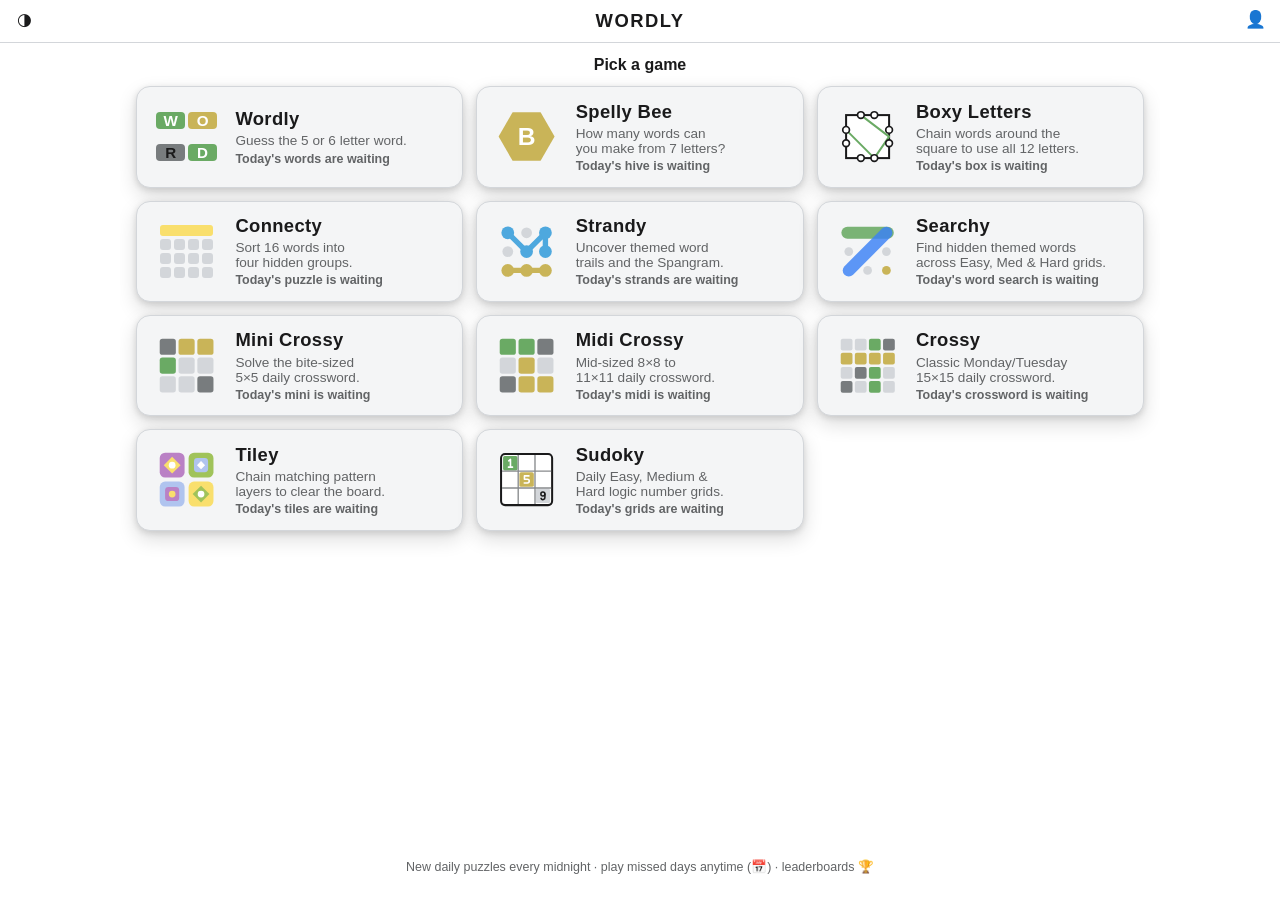
<file: public/index.html>
<!DOCTYPE html>
<html lang="en">
<head>
<meta charset="UTF-8">
<meta name="viewport" content="width=device-width, initial-scale=1, maximum-scale=1, user-scalable=no, viewport-fit=cover">
<meta name="theme-color" content="#121213">
<meta name="apple-mobile-web-app-capable" content="yes">
<meta name="apple-mobile-web-app-status-bar-style" content="black-translucent">
<title>Wordly</title>
<script>try{var t=localStorage.getItem("wordly:theme");if(t)document.documentElement.setAttribute("data-theme",t)}catch(e){}</script>
<link rel="icon" type="image/png" href="icon.png">
<link rel="apple-touch-icon" href="icon.png">
<link rel="manifest" href="manifest.json">
<link rel="stylesheet" href="style.css?v=7">
<link rel="stylesheet" href="games.css?v=7">
</head>
<body class="game-menu">
<div id="toast-container" class="toast-container" aria-live="polite"></div>

<header class="app-header">
  <div class="header-row title-row">
    <div class="header-side">
      <button id="theme-btn" class="icon-btn" aria-label="Change theme" title="Change theme">&#9681;</button>
    </div>
    <h1 class="app-title">WORDLY</h1>
    <div class="header-side header-side-end">
      <button id="player-btn" class="icon-btn" aria-label="Player profile" title="Player profile">&#128100;</button>
    </div>
  </div>
</header>

<main class="menu-main">
  <div class="menu-top-row">
    <p id="menu-greeting" class="menu-greeting">Pick a game</p>
    <button id="menu-recap-btn" class="pill-btn menu-recap-btn hidden" type="button">Copy today's recap</button>
  </div>

  <div class="menu-grid">
    <a class="game-card" href="/wordly">
      <span class="game-icon icon-wordly" aria-hidden="true">
        <span class="t correct">W</span><span class="t present">O</span><span class="t">R</span><span class="t correct">D</span>
      </span>
      <span class="game-info">
        <span class="game-name">Wordly</span>
        <span class="game-desc">Guess the 5 or 6 letter word.</span>
        <span id="status-wordly" class="game-status"></span>
      </span>
    </a>

    <a class="game-card" href="/bee">
      <span class="game-icon icon-bee" aria-hidden="true">
        <svg viewBox="-60 -54 120 108"><polygon points="50,0 25,43.3 -25,43.3 -50,0 -25,-43.3 25,-43.3"></polygon><text x="0" y="0" dy="0.35em">B</text></svg>
      </span>
      <span class="game-info">
        <span class="game-name">Spelly Bee</span>
        <span class="game-desc">How many words can you make from 7 letters?</span>
        <span id="status-bee" class="game-status"></span>
      </span>
    </a>

    <a class="game-card" href="/boxed">
      <span class="game-icon icon-boxed" aria-hidden="true">
        <svg viewBox="0 0 100 100">
          <rect x="18" y="18" width="64" height="64"></rect>
          <polyline points="40,18 82,50 60,82 18,40"></polyline>
          <circle cx="40" cy="18" r="5"></circle><circle cx="60" cy="18" r="5"></circle>
          <circle cx="82" cy="40" r="5"></circle><circle cx="82" cy="60" r="5"></circle>
          <circle cx="40" cy="82" r="5"></circle><circle cx="60" cy="82" r="5"></circle>
          <circle cx="18" cy="40" r="5"></circle><circle cx="18" cy="60" r="5"></circle>
        </svg>
      </span>
      <span class="game-info">
        <span class="game-name">Boxy Letters</span>
        <span class="game-desc">Chain words around the square to use all 12 letters.</span>
        <span id="status-boxed" class="game-status"></span>
      </span>
    </a>

    <a class="game-card" href="/connections">
      <span class="game-icon icon-connections" aria-hidden="true">
        <span class="c t0 bar"></span>
        <span class="c"></span><span class="c"></span><span class="c"></span><span class="c"></span>
        <span class="c"></span><span class="c"></span><span class="c"></span><span class="c"></span>
        <span class="c"></span><span class="c"></span><span class="c"></span><span class="c"></span>
      </span>
      <span class="game-info">
        <span class="game-name">Connecty</span>
        <span class="game-desc">Sort 16 words into four hidden groups.</span>
        <span id="status-connections" class="game-status"></span>
      </span>
    </a>

    <a class="game-card" href="/strands">
      <span class="game-icon icon-strands" aria-hidden="true">
        <svg viewBox="0 0 100 100">
          <polyline points="22,22 50,50 78,22 78,50" fill="none" stroke="#4ea8de" stroke-width="8" stroke-linecap="round" stroke-linejoin="round"></polyline>
          <polyline points="22,78 50,78 78,78" fill="none" stroke="var(--bee-center, var(--color-present, #b59f3b))" stroke-width="8" stroke-linecap="round" stroke-linejoin="round"></polyline>
          <circle cx="22" cy="22" r="9.5" fill="#4ea8de"></circle>
          <circle cx="50" cy="22" r="8" fill="var(--color-key-bg, #818384)"></circle>
          <circle cx="78" cy="22" r="9.5" fill="#4ea8de"></circle>
          <circle cx="22" cy="50" r="8" fill="var(--color-key-bg, #818384)"></circle>
          <circle cx="50" cy="50" r="9.5" fill="#4ea8de"></circle>
          <circle cx="78" cy="50" r="9.5" fill="#4ea8de"></circle>
          <circle cx="22" cy="78" r="9.5" fill="var(--bee-center, var(--color-present, #b59f3b))"></circle>
          <circle cx="50" cy="78" r="9.5" fill="var(--bee-center, var(--color-present, #b59f3b))"></circle>
          <circle cx="78" cy="78" r="9.5" fill="var(--bee-center, var(--color-present, #b59f3b))"></circle>
        </svg>
      </span>
      <span class="game-info">
        <span class="game-name">Strandy</span>
        <span class="game-desc">Uncover themed word trails and the Spangram.</span>
        <span id="status-strands" class="game-status"></span>
      </span>
    </a>

    <a class="game-card" href="/wordsearch">
      <span class="game-icon icon-wordsearch" aria-hidden="true">
        <svg viewBox="0 0 100 100">
          <line x1="20" y1="22" x2="80" y2="22" stroke="var(--color-correct, #538d4e)" stroke-width="18" stroke-linecap="round" opacity="0.88"></line>
          <line x1="22" y1="78" x2="78" y2="22" stroke="#3b82f6" stroke-width="18" stroke-linecap="round" opacity="0.82"></line>
          <circle cx="22" cy="50" r="6.5" fill="var(--color-key-bg, #818384)"></circle>
          <circle cx="50" cy="78" r="6.5" fill="var(--color-key-bg, #818384)"></circle>
          <circle cx="78" cy="50" r="6.5" fill="var(--color-key-bg, #818384)"></circle>
          <circle cx="78" cy="78" r="6.5" fill="var(--bee-center, var(--color-present, #b59f3b))"></circle>
        </svg>
      </span>
      <span class="game-info">
        <span class="game-name">Searchy</span>
        <span class="game-desc">Find hidden themed words across Easy, Med &amp; Hard grids.</span>
        <span id="status-wordsearch" class="game-status"></span>
      </span>
    </a>

    <a class="game-card" href="/mini">
      <span class="game-icon icon-mini" aria-hidden="true">
        <svg viewBox="0 0 100 100">
          <rect x="10" y="10" width="24" height="24" rx="4" fill="var(--color-absent, #3a3a3c)"></rect>
          <rect x="38" y="10" width="24" height="24" rx="4" fill="var(--bee-center, var(--color-present, #b59f3b))"></rect>
          <rect x="66" y="10" width="24" height="24" rx="4" fill="var(--bee-center, var(--color-present, #b59f3b))"></rect>
          <rect x="10" y="38" width="24" height="24" rx="4" fill="var(--color-correct, #538d4e)"></rect>
          <rect x="38" y="38" width="24" height="24" rx="4" fill="var(--color-key-bg, #818384)"></rect>
          <rect x="66" y="38" width="24" height="24" rx="4" fill="var(--color-key-bg, #818384)"></rect>
          <rect x="10" y="66" width="24" height="24" rx="4" fill="var(--color-key-bg, #818384)"></rect>
          <rect x="38" y="66" width="24" height="24" rx="4" fill="var(--color-key-bg, #818384)"></rect>
          <rect x="66" y="66" width="24" height="24" rx="4" fill="var(--color-absent, #3a3a3c)"></rect>
        </svg>
      </span>
      <span class="game-info">
        <span class="game-name">Mini Crossy</span>
        <span class="game-desc">Solve the bite-sized 5&times;5 daily crossword.</span>
        <span id="status-mini" class="game-status"></span>
      </span>
    </a>

    <a class="game-card" href="/midi">
      <span class="game-icon icon-midi" aria-hidden="true">
        <svg viewBox="0 0 100 100">
          <rect x="10" y="10" width="24" height="24" rx="4" fill="var(--color-correct, #538d4e)"></rect>
          <rect x="38" y="10" width="24" height="24" rx="4" fill="var(--color-correct, #538d4e)"></rect>
          <rect x="66" y="10" width="24" height="24" rx="4" fill="var(--color-absent, #3a3a3c)"></rect>
          <rect x="10" y="38" width="24" height="24" rx="4" fill="var(--color-key-bg, #818384)"></rect>
          <rect x="38" y="38" width="24" height="24" rx="4" fill="var(--bee-center, var(--color-present, #b59f3b))"></rect>
          <rect x="66" y="38" width="24" height="24" rx="4" fill="var(--color-key-bg, #818384)"></rect>
          <rect x="10" y="66" width="24" height="24" rx="4" fill="var(--color-absent, #3a3a3c)"></rect>
          <rect x="38" y="66" width="24" height="24" rx="4" fill="var(--bee-center, var(--color-present, #b59f3b))"></rect>
          <rect x="66" y="66" width="24" height="24" rx="4" fill="var(--bee-center, var(--color-present, #b59f3b))"></rect>
        </svg>
      </span>
      <span class="game-info">
        <span class="game-name">Midi Crossy</span>
        <span class="game-desc">Mid-sized 8&times;8 to 11&times;11 daily crossword.</span>
        <span id="status-midi" class="game-status"></span>
      </span>
    </a>

    <a class="game-card" href="/crossword">
      <span class="game-icon icon-crossword" aria-hidden="true">
        <svg viewBox="0 0 100 100">
          <rect x="10" y="10" width="17.5" height="17.5" rx="3" fill="var(--color-key-bg, #818384)"></rect>
          <rect x="31" y="10" width="17.5" height="17.5" rx="3" fill="var(--color-key-bg, #818384)"></rect>
          <rect x="52" y="10" width="17.5" height="17.5" rx="3" fill="var(--color-correct, #538d4e)"></rect>
          <rect x="73" y="10" width="17.5" height="17.5" rx="3" fill="var(--color-absent, #3a3a3c)"></rect>
          <rect x="10" y="31" width="17.5" height="17.5" rx="3" fill="var(--bee-center, var(--color-present, #b59f3b))"></rect>
          <rect x="31" y="31" width="17.5" height="17.5" rx="3" fill="var(--bee-center, var(--color-present, #b59f3b))"></rect>
          <rect x="52" y="31" width="17.5" height="17.5" rx="3" fill="var(--bee-center, var(--color-present, #b59f3b))"></rect>
          <rect x="73" y="31" width="17.5" height="17.5" rx="3" fill="var(--bee-center, var(--color-present, #b59f3b))"></rect>
          <rect x="10" y="52" width="17.5" height="17.5" rx="3" fill="var(--color-key-bg, #818384)"></rect>
          <rect x="31" y="52" width="17.5" height="17.5" rx="3" fill="var(--color-absent, #3a3a3c)"></rect>
          <rect x="52" y="52" width="17.5" height="17.5" rx="3" fill="var(--color-correct, #538d4e)"></rect>
          <rect x="73" y="52" width="17.5" height="17.5" rx="3" fill="var(--color-key-bg, #818384)"></rect>
          <rect x="10" y="73" width="17.5" height="17.5" rx="3" fill="var(--color-absent, #3a3a3c)"></rect>
          <rect x="31" y="73" width="17.5" height="17.5" rx="3" fill="var(--color-key-bg, #818384)"></rect>
          <rect x="52" y="73" width="17.5" height="17.5" rx="3" fill="var(--color-correct, #538d4e)"></rect>
          <rect x="73" y="73" width="17.5" height="17.5" rx="3" fill="var(--color-key-bg, #818384)"></rect>
        </svg>
      </span>
      <span class="game-info">
        <span class="game-name">Crossy</span>
        <span class="game-desc">Classic Monday/Tuesday 15&times;15 daily crossword.</span>
        <span id="status-crossword" class="game-status"></span>
      </span>
    </a>

    <a class="game-card" href="/tiles">
      <span class="game-icon icon-tiles" aria-hidden="true">
        <svg viewBox="0 0 100 100">
          <rect x="10" y="10" width="37" height="37" rx="8" fill="var(--conn-t3, #ba81c5)"></rect>
          <polygon points="28.5,16 41,28.5 28.5,41 16,28.5" fill="var(--conn-t0, #f9df6d)"></polygon>
          <circle cx="28.5" cy="28.5" r="5" fill="var(--color-bg, #121213)"></circle>

          <rect x="53" y="10" width="37" height="37" rx="8" fill="var(--conn-t1, #a0c35a)"></rect>
          <rect x="61" y="18" width="21" height="21" rx="5" fill="var(--conn-t2, #b0c4ef)"></rect>
          <polygon points="71.5,22.5 77.5,28.5 71.5,34.5 65.5,28.5" fill="var(--color-bg, #121213)"></polygon>

          <rect x="10" y="53" width="37" height="37" rx="8" fill="var(--conn-t2, #b0c4ef)"></rect>
          <rect x="18" y="61" width="21" height="21" rx="5" fill="var(--conn-t3, #ba81c5)"></rect>
          <circle cx="28.5" cy="71.5" r="5" fill="var(--conn-t0, #f9df6d)"></circle>

          <rect x="53" y="53" width="37" height="37" rx="8" fill="var(--conn-t0, #f9df6d)"></rect>
          <polygon points="71.5,59 84,71.5 71.5,84 59,71.5" fill="var(--conn-t1, #a0c35a)"></polygon>
          <circle cx="71.5" cy="71.5" r="5" fill="var(--color-bg, #121213)"></circle>
        </svg>
      </span>
      <span class="game-info">
        <span class="game-name">Tiley</span>
        <span class="game-desc">Chain matching pattern layers to clear the board.</span>
        <span id="status-tiles" class="game-status"></span>
      </span>
    </a>

    <a class="game-card" href="/sudoku">
      <span class="game-icon icon-sudoku" aria-hidden="true">
        <svg viewBox="0 0 100 100">
          <rect x="12" y="12" width="76" height="76" rx="6" fill="var(--color-bg, #121213)" stroke="var(--color-text, #ffffff)" stroke-width="3"></rect>
          <rect x="15" y="15" width="21.5" height="21.5" rx="2.5" fill="var(--color-correct, #538d4e)"></rect>
          <rect x="39.25" y="39.25" width="21.5" height="21.5" rx="2.5" fill="var(--bee-center, var(--color-present, #b59f3b))"></rect>
          <rect x="63.5" y="63.5" width="21.5" height="21.5" rx="2.5" fill="var(--color-key-bg, #818384)"></rect>
          <line x1="37.5" y1="13.5" x2="37.5" y2="86.5" stroke="var(--color-border-strong, #565758)" stroke-width="2"></line>
          <line x1="62.5" y1="13.5" x2="62.5" y2="86.5" stroke="var(--color-border-strong, #565758)" stroke-width="2"></line>
          <line x1="13.5" y1="37.5" x2="86.5" y2="37.5" stroke="var(--color-border-strong, #565758)" stroke-width="2"></line>
          <line x1="13.5" y1="62.5" x2="86.5" y2="62.5" stroke="var(--color-border-strong, #565758)" stroke-width="2"></line>
          <path d="M23.5,22 L26,20 V31.5 M23,31.5 H29" fill="none" stroke="var(--key-text-on-color, #ffffff)" stroke-width="2.4" stroke-linecap="round" stroke-linejoin="round"></path>
          <path d="M53.5,44.5 H46.8 V49.5 H51.2 A2.7,2.7 0 0 1 51.2,55 H46.5" fill="none" stroke="var(--bee-center-text, var(--key-text-on-color, #ffffff))" stroke-width="2.4" stroke-linecap="round" stroke-linejoin="round"></path>
          <circle cx="74.25" cy="71.5" r="3" fill="none" stroke="var(--color-key-text, #ffffff)" stroke-width="2.3"></circle>
          <path d="M77.25,71.5 V76.5 A3,3 0 0 1 71.5,78" fill="none" stroke="var(--color-key-text, #ffffff)" stroke-width="2.3" stroke-linecap="round"></path>
        </svg>
      </span>
      <span class="game-info">
        <span class="game-name">Sudoky</span>
        <span class="game-desc">Daily Easy, Medium &amp; Hard logic number grids.</span>
        <span id="status-sudoku" class="game-status"></span>
      </span>
    </a>
  </div>

  <p class="menu-foot">New daily puzzles every midnight · play missed days anytime (&#128197;) · leaderboards&nbsp;&#127942;</p>
</main>

<script src="common.js?v=7"></script>
<script>
(() => {
  const S = Shared;
  S.initShell({ onNameSaved: greet });

  function greet() {
    const name = S.getPlayerName();
    document.getElementById("menu-greeting").textContent = name ? `Hi ${name} — pick a game` : "Pick a game";
  }

  const today = S.todayDateString();
  const recapLines = [];
  const set = (id, text, done) => {
    const el = document.getElementById(id);
    if (!el) return;
    el.textContent = text;
    el.classList.toggle("done", !!done);
  };

  // Wordly: summarize both lengths' daily results.
  const wordly = [5, 6]
    .map((len) => {
      const s = S.load(`wordly:daily:${len}:${today}`);
      if (!s || !s.guesses || !s.guesses.length) return null;
      if (!s.over) return `${len}-letter in progress`;
      const star = s.hardMode ? "*" : "";
      recapLines.push(`🟩 Wordly (${len}): ${s.won ? `${s.guesses.length}/${len + 1}${star}` : `X/${len + 1}${star}`}`);
      return s.won ? `${len}-letter ✓ in ${s.guesses.length}${star}` : `${len}-letter ✗`;
    })
    .filter(Boolean);
  set("status-wordly", wordly.length ? `Today: ${wordly.join(" · ")}` : "Today's words are waiting", wordly.length);

  const bee = S.load(`bee:daily:${today}`);
  if (bee && bee.found && bee.found.length) {
    set("status-bee", `Today: ${bee.rank} · ${bee.score} pts · ${bee.found.length} words`, true);
    recapLines.push(`🐝 Spelly Bee: ${bee.rank} (${bee.score} pts)`);
  } else {
    set("status-bee", "Today's hive is waiting");
  }

  const boxed = S.load(`boxed:daily:${today}`);
  if (boxed && boxed.solved) {
    set("status-boxed", `Today: ✓ solved in ${boxed.words.length} words`, true);
    recapLines.push(`📦 Boxy Letters: ${boxed.words.length}/${boxed.par || "—"} words`);
  } else if (boxed && boxed.started) {
    set("status-boxed", "Today: in progress", true);
  } else {
    set("status-boxed", "Today's box is waiting");
  }

  const conn = S.load(`connections:daily:${today}`);
  if (conn && conn.over) {
    set(
      "status-connections",
      conn.won
        ? `Today: ✓ solved · ${conn.mistakes} mistake${conn.mistakes === 1 ? "" : "s"}`
        : `Today: ✗ ${(conn.solved || []).length}/4 groups`,
      true
    );
    recapLines.push(`🟪 Connecty: ${conn.won ? `✓ (${conn.mistakes} mistakes)` : `${(conn.solved || []).length}/4 groups`}`);
  } else if (conn && conn.started) {
    set("status-connections", `Today: in progress · ${(conn.solved || []).length}/4 groups`, true);
  } else {
    set("status-connections", "Today's puzzle is waiting");
  }

  const strands = S.load(`strands:daily:${today}`);
  if (strands && strands.over) {
    set(
      "status-strands",
      `Today: ✓ solved in ${S.formatTimer(strands.activeMs || 0)}${strands.hintsUsed ? ` · ${strands.hintsUsed} hint${strands.hintsUsed === 1 ? "" : "s"}` : " ★"}`,
      true
    );
    recapLines.push(`🔵 Strandy: ${S.formatTimer(strands.activeMs || 0)}${strands.hintsUsed ? "" : " ★"}`);
  } else if (strands && strands.started) {
    set("status-strands", `Today: in progress · ${(strands.found || []).length}/${strands.total || 6} found`, true);
  } else {
    set("status-strands", "Today's strands are waiting");
  }

  const wsSummary = [
    ["easy", "Easy"],
    ["medium", "Med"],
    ["hard", "Hard"],
  ]
    .map(([diff, label]) => {
      const s = S.load(`wordsearch:daily:${diff}:${today}`);
      if (!s || (!s.started && !s.over)) return null;
      if (!s.over) return `${label} in progress`;
      recapLines.push(`🔍 Searchy (${label}): ${S.formatTimer(s.activeMs || 0)}${!s.hints ? " ★" : ""}`);
      return `${label} ✓${!s.hints ? " ★" : ""}`;
    })
    .filter(Boolean);
  set(
    "status-wordsearch",
    wsSummary.length ? `Today: ${wsSummary.join(" · ")}` : "Today's word search is waiting",
    wsSummary.length
  );

  const mini = S.load(`mini:daily:${today}`);
  if (mini && mini.over) {
    set(
      "status-mini",
      `Today: ✓ solved in ${S.formatTimer(mini.activeMs || 0)}${mini.hints ? ` · ${mini.hints} hint${mini.hints === 1 ? "" : "s"}` : " ★"}`,
      true
    );
    recapLines.push(`✏️ Mini Crossy: ${S.formatTimer(mini.activeMs || 0)}${mini.hints ? "" : " ★"}`);
  } else if (mini && mini.started) {
    set("status-mini", `Today: in progress · ${mini.filled || 0}/${mini.total || 25}`, true);
  } else {
    set("status-mini", "Today's mini is waiting");
  }

  const midi = S.load(`midi:daily:${today}`);
  if (midi && midi.over) {
    set(
      "status-midi",
      `Today: ✓ solved in ${S.formatTimer(midi.activeMs || 0)}${midi.hints ? ` · ${midi.hints} hint${midi.hints === 1 ? "" : "s"}` : " ★"}`,
      true
    );
    recapLines.push(`🧩 Midi Crossy: ${S.formatTimer(midi.activeMs || 0)}${midi.hints ? "" : " ★"}`);
  } else if (midi && midi.started) {
    set("status-midi", `Today: in progress · ${midi.filled || 0}/${midi.total || ""}`, true);
  } else {
    set("status-midi", "Today's midi is waiting");
  }

  const cw = S.load(`crossword:daily:${today}`);
  if (cw && cw.over) {
    set(
      "status-crossword",
      `Today: ✓ solved in ${S.formatTimer(cw.activeMs || 0)}${cw.hints ? ` · ${cw.hints} hint${cw.hints === 1 ? "" : "s"}` : " ★"}`,
      true
    );
    recapLines.push(`📰 Crossy: ${S.formatTimer(cw.activeMs || 0)}${cw.hints ? "" : " ★"}`);
  } else if (cw && cw.started) {
    set("status-crossword", `Today: in progress · ${cw.filled || 0}/${cw.total || ""}`, true);
  } else {
    set("status-crossword", "Today's crossword is waiting");
  }

  const tiles = S.load(`tiles:daily:${today}`);
  if (tiles && tiles.over) {
    set(
      "status-tiles",
      `Today: ✓ cleared · ${tiles.bestCombo || 0}/45 combo${tiles.errors === 0 && tiles.bestCombo >= 45 ? " ★" : ""}`,
      true
    );
    recapLines.push(`💠 Tiley: ${tiles.bestCombo || 0}/45 combo${tiles.errors === 0 && tiles.bestCombo >= 45 ? " ★" : ""}`);
  } else if (tiles && tiles.started) {
    set("status-tiles", `Today: in progress · ${tiles.cleared || 0}/30 cleared`, true);
  } else {
    set("status-tiles", "Today's tiles are waiting");
  }

  const sudokuSummary = [
    ["easy", "Easy"],
    ["medium", "Med"],
    ["hard", "Hard"],
  ]
    .map(([diff, label]) => {
      const s = S.load(`sudoku:daily:${diff}:${today}`);
      if (!s || (!s.started && !s.over)) return null;
      if (!s.over) return `${label} in progress`;
      recapLines.push(`🔢 Sudoky (${label}): ${S.formatTimer(s.activeMs || 0)}${!s.hints && !s.mistakes ? " ★" : ""}`);
      return `${label} ✓${!s.hints && !s.mistakes ? " ★" : ""}`;
    })
    .filter(Boolean);
  set(
    "status-sudoku",
    sudokuSummary.length ? `Today: ${sudokuSummary.join(" · ")}` : "Today's grids are waiting",
    sudokuSummary.length
  );

  const recapBtn = document.getElementById("menu-recap-btn");
  if (recapBtn && recapLines.length) {
    recapBtn.classList.remove("hidden");
    recapBtn.addEventListener("click", () => {
      const header = `Wordly Daily Recap · ${today}`;
      if (S.shareText) S.shareText(`${header}\n${recapLines.join("\n")}`);
    });
  }

  greet();
})();
</script>
</body>
</html>
</file>
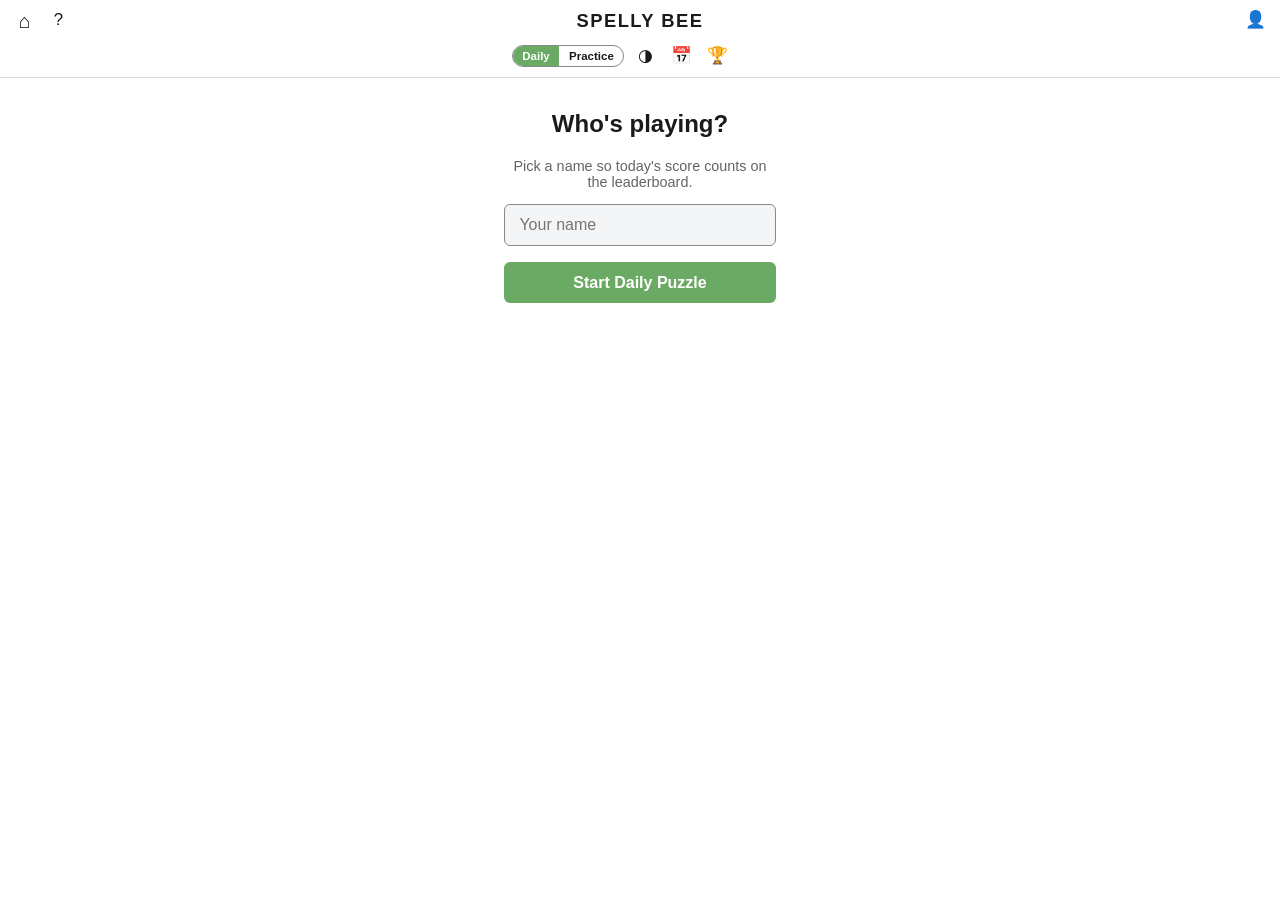
<file: public/bee.html>
<!DOCTYPE html>
<html lang="en">
<head>
<meta charset="UTF-8">
<meta name="viewport" content="width=device-width, initial-scale=1, maximum-scale=1, user-scalable=no, viewport-fit=cover">
<meta name="theme-color" content="#121213">
<meta name="apple-mobile-web-app-capable" content="yes">
<meta name="apple-mobile-web-app-status-bar-style" content="black-translucent">
<title>Spelly Bee — Wordly</title>
<script>try{var t=localStorage.getItem("wordly:theme");if(t)document.documentElement.setAttribute("data-theme",t)}catch(e){}</script>
<link rel="icon" type="image/png" href="icon.png">
<link rel="apple-touch-icon" href="icon.png">
<link rel="manifest" href="manifest.json">
<link rel="stylesheet" href="style.css?v=7">
<link rel="stylesheet" href="games.css?v=7">
</head>
<body class="game-bee">
<div id="toast-container" class="toast-container" aria-live="polite"></div>

<header class="app-header">
  <div class="header-row title-row">
    <div class="header-side">
      <a href="/" class="icon-btn" aria-label="All games" title="All games">&#8962;</a>
      <button id="help-btn" class="icon-btn" aria-label="How to play" title="How to play">?</button>
    </div>
    <h1 class="app-title">SPELLY BEE</h1>
    <div class="header-side header-side-end">
      <button id="player-btn" class="icon-btn" aria-label="Player profile" title="Player profile">&#128100;</button>
    </div>
  </div>

  <div class="header-row controls-row">
    <div class="mode-toggle" role="group" aria-label="Game mode">
      <button class="mode-btn active" data-mode="daily">Daily</button>
      <button class="mode-btn" data-mode="practice">Practice</button>
    </div>
    <button id="theme-btn" class="icon-btn" aria-label="Change theme" title="Change theme">&#9681;</button>
    <button id="leaderboard-btn" class="icon-btn" aria-label="Leaderboard" title="Leaderboard">&#127942;</button>
    <button id="new-game-btn" class="icon-btn" aria-label="New puzzle" title="New puzzle">&#8635;</button>
  </div>
</header>

<main class="game-main bee-main">
  <div id="name-gate" class="name-gate hidden">
    <h2>Who's playing?</h2>
    <p>Pick a name so today's score counts on the leaderboard.</p>
    <input id="gate-name-input" class="text-input" type="text" maxlength="40" placeholder="Your name" autocomplete="off" />
    <button id="gate-name-btn" class="primary-btn">Start Daily Puzzle</button>
  </div>

  <div id="bee-game" class="bee-game">
    <button id="bee-rank" class="bee-rank" aria-label="Show rankings">
      <span id="bee-rank-name" class="bee-rank-name">Beginner</span>
      <span class="bee-track">
        <span id="bee-track-fill" class="bee-track-fill"></span>
        <span id="bee-track-dots" class="bee-track-dots"></span>
      </span>
      <span id="bee-score" class="bee-score">0</span>
    </button>

    <div class="bee-meta">
      <span id="bee-timer" class="daily-timer hidden">0:00</span>
    </div>

    <button id="bee-found" class="bee-found" aria-expanded="false">
      <span id="bee-found-summary" class="bee-found-summary">You have found 0 words</span>
      <span class="bee-found-caret">&#9662;</span>
    </button>
    <div id="bee-found-panel" class="bee-found-panel hidden"></div>

    <div id="bee-input" class="bee-input" aria-live="polite"><span class="bee-caret"></span></div>

    <svg id="hive" class="hive" viewBox="-136 -142 272 284" role="group" aria-label="Letters"></svg>

    <div class="bee-controls">
      <button id="bee-delete" class="pill-btn">Delete</button>
      <button id="bee-shuffle" class="pill-btn round" aria-label="Shuffle letters" title="Shuffle">&#10227;</button>
      <button id="bee-enter" class="pill-btn">Enter</button>
    </div>

    <button id="bee-extra" class="link-btn">Yesterday's answers</button>
  </div>
</main>

<!-- How to play -->
<div id="help-modal" class="modal-overlay hidden">
  <div class="modal">
    <button class="modal-close" data-close="help-modal" aria-label="Close">&times;</button>
    <h2>How to Play</h2>
    <p>Make as many words as you can from the 7 letters in the hive.</p>
    <ul class="help-list">
      <li>Words must be at least 4 letters long.</li>
      <li>Every word must include the <strong>center letter</strong>.</li>
      <li>Letters can be used more than once.</li>
      <li>Answers are everyday words and their forms count; proper nouns, hyphenated words, and obscure Scrabble-only words don't.</li>
    </ul>
    <h3 class="help-subhead">Scoring</h3>
    <ul class="help-list">
      <li>4-letter words are worth 1 point.</li>
      <li>Longer words earn 1 point per letter.</li>
      <li>Each puzzle has at least one <strong>pangram</strong>, a word that uses all 7 letters. Pangrams are worth 7 extra points.</li>
    </ul>
    <p>Your rank climbs from Beginner up to <strong>Genius</strong> (70% of the total points) and <strong>Queen Bee</strong> (every word found). Tap the rank bar to see the thresholds.</p>
    <p><strong>Daily</strong> gives everyone the same hive, resetting at midnight, and counts on the leaderboard. Your time to reach Genius is recorded — the clock only runs while the game is open on screen. <strong>Practice</strong> gives endless random hives.</p>
    <p class="help-keys">Keyboard: type letters, <kbd>Enter</kbd> to submit, <kbd>Backspace</kbd> to delete, <kbd>Space</kbd> to shuffle.</p>
  </div>
</div>

<!-- Rankings -->
<div id="rank-modal" class="modal-overlay hidden">
  <div class="modal">
    <button class="modal-close" data-close="rank-modal" aria-label="Close">&times;</button>
    <h2>Rankings</h2>
    <p id="rank-summary" class="rank-summary"></p>
    <ul id="rank-list" class="rank-list"></ul>
    <button id="rank-share-btn" class="primary-btn">Copy results</button>
  </div>
</div>

<!-- Answers (yesterday / reveal) -->
<div id="answers-modal" class="modal-overlay hidden">
  <div class="modal modal-wide">
    <button class="modal-close" data-close="answers-modal" aria-label="Close">&times;</button>
    <h2 id="answers-title">Yesterday's Answers</h2>
    <div id="answers-letters" class="answers-letters"></div>
    <p id="answers-summary" class="answers-summary"></p>
    <ul id="answers-list" class="answers-list"></ul>
  </div>
</div>

<!-- Leaderboard -->
<div id="leaderboard-modal" class="modal-overlay hidden">
  <div class="modal modal-wide">
    <button class="modal-close" data-close="leaderboard-modal" aria-label="Close">&times;</button>
    <h2>Spelly Bee Leaderboard</h2>
    <div class="leaderboard-tabs" role="group" aria-label="Leaderboard view">
      <button class="lb-tab active" data-lb-view="today">Today</button>
      <button class="lb-tab" data-lb-view="all">All-time</button>
    </div>
    <div id="leaderboard-content" class="leaderboard-content">
      <p class="lb-status">Loading…</p>
    </div>
  </div>
</div>

<!-- Queen Bee celebration -->
<div id="result-modal" class="modal-overlay hidden">
  <div class="modal">
    <button class="modal-close" data-close="result-modal" aria-label="Close">&times;</button>
    <h2 id="result-title">Queen Bee!</h2>
    <p id="result-text" class="result-text"></p>
    <div id="result-stats" class="result-stats"></div>
    <button id="share-btn" class="primary-btn">Copy results</button>
    <p id="result-countdown" class="result-countdown hidden"></p>
    <button id="play-again-btn" class="primary-btn hidden">New Puzzle</button>
  </div>
</div>

<script src="common.js?v=7"></script>
<script src="words-bee.js?v=7"></script>
<script src="bee.js?v=7"></script>
</body>
</html>
</file>
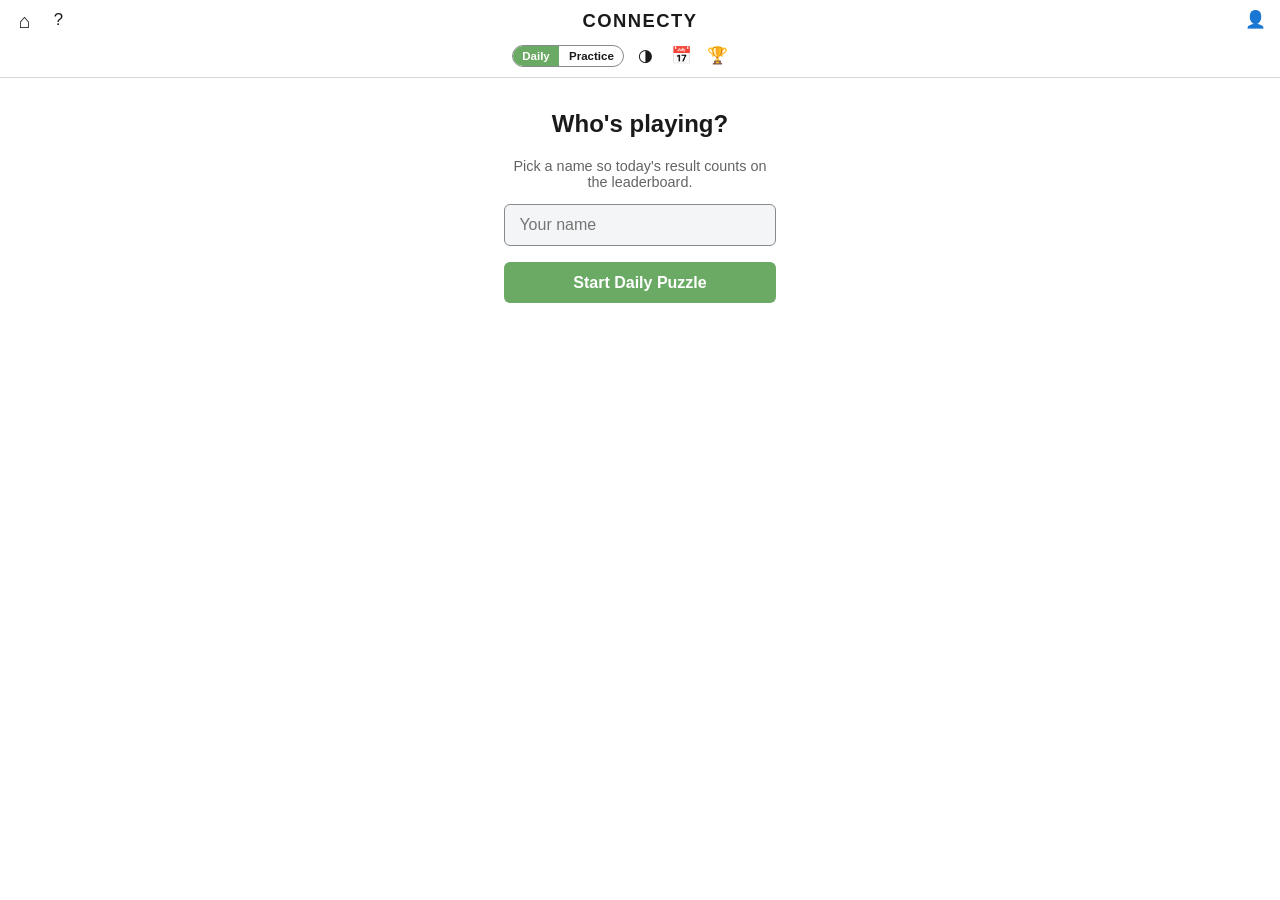
<file: public/connections.html>
<!DOCTYPE html>
<html lang="en">
<head>
<meta charset="UTF-8">
<meta name="viewport" content="width=device-width, initial-scale=1, maximum-scale=1, user-scalable=no, viewport-fit=cover">
<meta name="theme-color" content="#121213">
<meta name="apple-mobile-web-app-capable" content="yes">
<meta name="apple-mobile-web-app-status-bar-style" content="black-translucent">
<title>Connecty — Wordly</title>
<script>try{var t=localStorage.getItem("wordly:theme");if(t)document.documentElement.setAttribute("data-theme",t)}catch(e){}</script>
<link rel="icon" type="image/png" href="icon.png">
<link rel="apple-touch-icon" href="icon.png">
<link rel="manifest" href="manifest.json">
<link rel="stylesheet" href="style.css?v=7">
<link rel="stylesheet" href="games.css?v=7">
</head>
<body class="game-connections">
<div id="toast-container" class="toast-container" aria-live="polite"></div>

<header class="app-header">
  <div class="header-row title-row">
    <div class="header-side">
      <a href="/" class="icon-btn" aria-label="All games" title="All games">&#8962;</a>
      <button id="help-btn" class="icon-btn" aria-label="How to play" title="How to play">?</button>
    </div>
    <h1 class="app-title">CONNECTY</h1>
    <div class="header-side header-side-end">
      <button id="player-btn" class="icon-btn" aria-label="Player profile" title="Player profile">&#128100;</button>
    </div>
  </div>

  <div class="header-row controls-row">
    <div class="mode-toggle" role="group" aria-label="Game mode">
      <button class="mode-btn active" data-mode="daily">Daily</button>
      <button class="mode-btn" data-mode="practice">Practice</button>
    </div>
    <button id="theme-btn" class="icon-btn" aria-label="Change theme" title="Change theme">&#9681;</button>
    <button id="leaderboard-btn" class="icon-btn" aria-label="Leaderboard" title="Leaderboard">&#127942;</button>
    <button id="new-game-btn" class="icon-btn" aria-label="New puzzle" title="New puzzle">&#8635;</button>
  </div>
</header>

<main class="game-main conn-main">
  <div id="name-gate" class="name-gate hidden">
    <h2>Who's playing?</h2>
    <p>Pick a name so today's result counts on the leaderboard.</p>
    <input id="gate-name-input" class="text-input" type="text" maxlength="40" placeholder="Your name" autocomplete="off" />
    <button id="gate-name-btn" class="primary-btn">Start Daily Puzzle</button>
  </div>

  <div id="conn-game" class="conn-game hidden">
    <div class="conn-top">
      <span id="conn-label" class="conn-label">Create four groups of four!</span>
      <span id="conn-timer" class="daily-timer hidden">0:00</span>
    </div>

    <div id="conn-board" class="conn-board" role="group" aria-label="Words"></div>

    <div class="conn-mistakes">
      <span>Mistakes remaining:</span>
      <span id="conn-dots" class="conn-dots" aria-live="polite"></span>
    </div>

    <div class="bee-controls conn-controls">
      <button id="conn-shuffle" class="pill-btn">Shuffle</button>
      <button id="conn-deselect" class="pill-btn">Deselect all</button>
      <button id="conn-submit" class="pill-btn conn-submit" disabled>Submit</button>
    </div>

    <button id="conn-extra" class="link-btn">Yesterday's answers</button>
  </div>
</main>

<!-- How to play -->
<div id="help-modal" class="modal-overlay hidden">
  <div class="modal">
    <button class="modal-close" data-close="help-modal" aria-label="Close">&times;</button>
    <h2>How to Play</h2>
    <p>Find groups of four words that share something in common.</p>
    <ul class="help-list">
      <li>Tap four words, then <strong>Submit</strong> to check whether they're a group.</li>
      <li>Find all four groups without making 4 mistakes.</li>
      <li>"One away…" means three of your four words belong together.</li>
    </ul>
    <p>Categories are more specific than "5-letter words" or "names". Watch out for words that seem to fit more than one group — each puzzle has exactly one solution.</p>
    <p>Each group has a color, from easiest to trickiest:</p>
    <div class="conn-legend">
      <span class="conn-sw t0"></span> Straightforward
      <span class="conn-sw t1"></span>
      <span class="conn-sw t2"></span>
      <span class="conn-sw t3"></span> Tricky
    </div>
    <p><strong>Daily</strong> gives everyone the same puzzle, resetting at midnight, and counts on the leaderboard: fewer mistakes is better, and time breaks ties. The clock only runs while the game is open on screen. <strong>Practice</strong> gives you any puzzle from the archive.</p>
    <p class="help-keys">Keyboard: <kbd>Enter</kbd> to submit.</p>
  </div>
</div>

<!-- Answers (yesterday / reveal) -->
<div id="answers-modal" class="modal-overlay hidden">
  <div class="modal">
    <button class="modal-close" data-close="answers-modal" aria-label="Close">&times;</button>
    <h2 id="answers-title">Yesterday's Answers</h2>
    <div id="answers-groups" class="conn-answers"></div>
    <p id="answers-yours" class="answers-summary"></p>
  </div>
</div>

<!-- Leaderboard -->
<div id="leaderboard-modal" class="modal-overlay hidden">
  <div class="modal modal-wide">
    <button class="modal-close" data-close="leaderboard-modal" aria-label="Close">&times;</button>
    <h2>Connecty Leaderboard</h2>
    <div class="leaderboard-tabs" role="group" aria-label="Leaderboard view">
      <button class="lb-tab active" data-lb-view="today">Today</button>
      <button class="lb-tab" data-lb-view="all">All-time</button>
    </div>
    <div id="leaderboard-content" class="leaderboard-content">
      <p class="lb-status">Loading…</p>
    </div>
  </div>
</div>

<!-- Result -->
<div id="result-modal" class="modal-overlay hidden">
  <div class="modal">
    <button class="modal-close" data-close="result-modal" aria-label="Close">&times;</button>
    <h2 id="result-title">Perfect!</h2>
    <p id="result-number" class="answers-summary"></p>
    <div id="result-grid" class="conn-share-grid" aria-label="Your guesses"></div>
    <div id="result-stats" class="result-stats"></div>
    <button id="share-btn" class="primary-btn">Copy results</button>
    <p id="result-countdown" class="result-countdown hidden"></p>
    <button id="play-again-btn" class="primary-btn hidden">New Puzzle</button>
  </div>
</div>

<script src="common.js?v=7"></script>
<script src="words-connections.js?v=7" defer></script>
<script src="connections.js?v=7" defer></script>
</body>
</html>
</file>
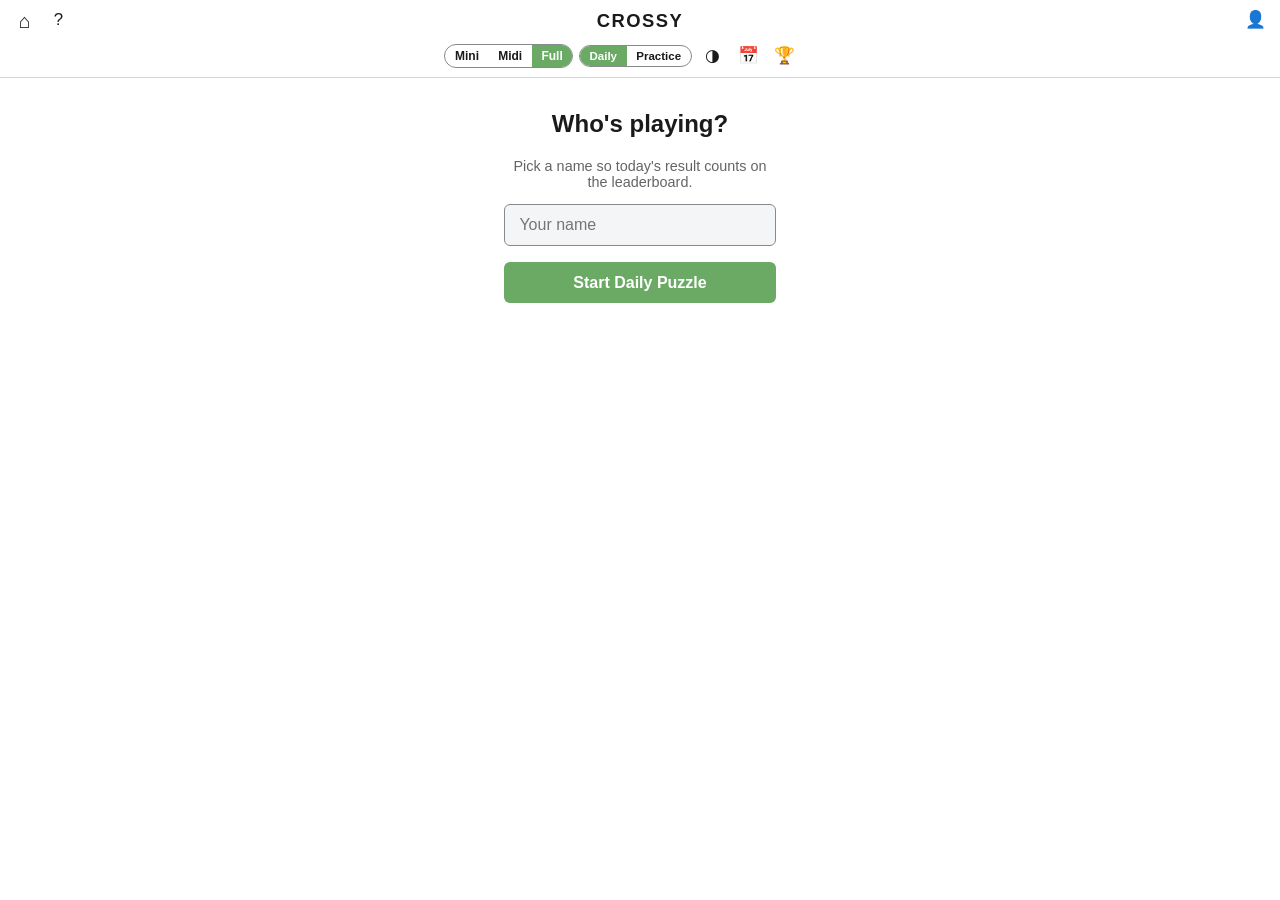
<file: public/crossword.html>
<!DOCTYPE html>
<html lang="en">
<head>
<meta charset="UTF-8">
<meta name="viewport" content="width=device-width, initial-scale=1, maximum-scale=1, user-scalable=no, viewport-fit=cover">
<meta name="theme-color" content="#121213">
<meta name="apple-mobile-web-app-capable" content="yes">
<meta name="apple-mobile-web-app-status-bar-style" content="black-translucent">
<title>Crossy — Wordly</title>
<script>try{var t=localStorage.getItem("wordly:theme");if(t)document.documentElement.setAttribute("data-theme",t)}catch(e){}</script>
<link rel="icon" type="image/png" href="icon.png">
<link rel="apple-touch-icon" href="icon.png">
<link rel="manifest" href="manifest.json">
<link rel="stylesheet" href="style.css?v=7">
<link rel="stylesheet" href="games.css?v=7">
</head>
<body class="game-crossword game-full-crossword">
<div id="toast-container" class="toast-container" aria-live="polite"></div>

<header class="app-header">
  <div class="header-row title-row">
    <div class="header-side">
      <a href="/" class="icon-btn" aria-label="All games" title="All games">&#8962;</a>
      <button id="help-btn" class="icon-btn" aria-label="How to play" title="How to play">?</button>
    </div>
    <h1 class="app-title">CROSSY</h1>
    <div class="header-side header-side-end">
      <button id="player-btn" class="icon-btn" aria-label="Player profile" title="Player profile">&#128100;</button>
    </div>
  </div>

  <div class="header-row controls-row">
    <div class="length-toggle cw-size-nav" role="group" aria-label="Crossword size">
      <a href="/mini" class="len-btn">Mini</a>
      <a href="/midi" class="len-btn">Midi</a>
      <a href="/crossword" class="len-btn active">Full</a>
    </div>
    <div class="mode-toggle" role="group" aria-label="Game mode">
      <button class="mode-btn active" data-mode="daily">Daily</button>
      <button class="mode-btn" data-mode="practice">Practice</button>
    </div>
    <button id="theme-btn" class="icon-btn" aria-label="Change theme" title="Change theme">&#9681;</button>
    <button id="leaderboard-btn" class="icon-btn" aria-label="Leaderboard" title="Leaderboard">&#127942;</button>
    <button id="new-game-btn" class="icon-btn" aria-label="New puzzle" title="New puzzle">&#8635;</button>
  </div>
</header>

<main class="game-main cw-main">
  <div id="name-gate" class="name-gate hidden">
    <h2>Who's playing?</h2>
    <p>Pick a name so today's result counts on the leaderboard.</p>
    <input id="gate-name-input" class="text-input" type="text" maxlength="40" placeholder="Your name" autocomplete="off" />
    <button id="gate-name-btn" class="primary-btn">Start Daily Puzzle</button>
  </div>

  <div id="cw-game" class="cw-game hidden">
    <div class="cw-top">
      <span id="cw-byline" class="cw-byline"></span>
      <span id="cw-timer" class="daily-timer hidden">0:00</span>
    </div>

    <div class="cw-layout">
      <div class="cw-board-col">
        <div id="cw-board" class="cw-board cw-large" role="grid" aria-label="Crossword grid"></div>

        <div class="cw-clue-nav">
          <button id="cw-clue-prev" class="cw-nav-btn" aria-label="Previous clue">&#8249;</button>
          <button id="cw-clue-bar" class="cw-clue-bar" type="button" title="Tap to switch Across / Down">
            <span id="cw-clue-num" class="cw-clue-badge">1A</span>
            <span id="cw-clue-text" class="cw-clue-text"></span>
          </button>
          <button id="cw-clue-next" class="cw-nav-btn" aria-label="Next clue">&#8250;</button>
        </div>

        <div class="bee-controls cw-controls">
          <button id="cw-check" class="pill-btn">Check word</button>
          <button id="cw-reveal-cell" class="pill-btn">Reveal letter</button>
          <button id="cw-reveal-word" class="pill-btn">Reveal word</button>
        </div>

        <button id="cw-extra" class="link-btn">Yesterday's answers</button>
      </div>

      <div class="cw-clues-panel">
        <div class="cw-clue-col">
          <h3>Across</h3>
          <ul id="cw-across-list" class="cw-clue-list"></ul>
        </div>
        <div class="cw-clue-col">
          <h3>Down</h3>
          <ul id="cw-down-list" class="cw-clue-list"></ul>
        </div>
      </div>
    </div>

    <div class="keyboard-wrap cw-keyboard-wrap">
      <div id="keyboard" class="keyboard"></div>
    </div>
  </div>
</main>

<!-- How to play -->
<div id="help-modal" class="modal-overlay hidden">
  <div class="modal">
    <button class="modal-close" data-close="help-modal" aria-label="Close">&times;</button>
    <h2>How to Play</h2>
    <p>Fill every white square in the daily full-sized crossword.</p>
    <ul class="help-list">
      <li>Tap a square to select it. Tap the active square (or the clue bar) to switch between <strong>Across</strong> and <strong>Down</strong>.</li>
      <li>Use <strong>&lsaquo;</strong> and <strong>&rsaquo;</strong> to jump between clues.</li>
      <li><strong>Check word</strong>, <strong>Reveal letter</strong>, and <strong>Reveal word</strong> are there if you get stuck — solving with 0 hints earns a <strong>Flawless &#9733;</strong> badge on the leaderboard.</li>
    </ul>
    <p><strong>Daily</strong> gives everyone the same puzzle, resetting at midnight, and counts on the leaderboard: fewest hints wins, and fastest time breaks ties. The clock only runs while the page is open. <strong>Practice</strong> gives you any puzzle from the archive.</p>
    <p class="help-keys">Keyboard: <kbd>Arrows</kbd> move, <kbd>Space</kbd> flips direction, <kbd>Tab</kbd> / <kbd>Enter</kbd> next clue.</p>
  </div>
</div>

<!-- Answers (yesterday / reveal) -->
<div id="answers-modal" class="modal-overlay hidden">
  <div class="modal modal-wide">
    <button class="modal-close" data-close="answers-modal" aria-label="Close">&times;</button>
    <h2 id="answers-title">Yesterday's Answers</h2>
    <p id="answers-byline" class="answers-summary"></p>
    <div id="answers-grid" class="cw-board cw-large cw-answers-board"></div>
    <p id="answers-yours" class="answers-summary"></p>
  </div>
</div>

<!-- Leaderboard -->
<div id="leaderboard-modal" class="modal-overlay hidden">
  <div class="modal modal-wide">
    <button class="modal-close" data-close="leaderboard-modal" aria-label="Close">&times;</button>
    <h2>Crossy Leaderboard</h2>
    <div class="leaderboard-tabs" role="group" aria-label="Leaderboard view">
      <button class="lb-tab active" data-lb-view="today">Today</button>
      <button class="lb-tab" data-lb-view="all">All-time</button>
    </div>
    <div id="leaderboard-content" class="leaderboard-content">
      <p class="lb-status">Loading…</p>
    </div>
  </div>
</div>

<!-- Result -->
<div id="result-modal" class="modal-overlay hidden">
  <div class="modal">
    <button class="modal-close" data-close="result-modal" aria-label="Close">&times;</button>
    <h2 id="result-title">Flawless! &#9733;</h2>
    <p id="result-number" class="answers-summary"></p>
    <div id="result-stats" class="result-stats"></div>
    <button id="share-btn" class="primary-btn">Copy results</button>
    <p id="result-countdown" class="result-countdown hidden"></p>
    <button id="play-again-btn" class="primary-btn hidden">New Puzzle</button>
  </div>
</div>

<script src="common.js?v=7"></script>
<script src="words-crossword.js?v=7"></script>
<script>
window.CROSSWORD_CONFIG = {
  key: "crossword",
  name: "Crossy",
  epoch: CROSSWORD_EPOCH,
  puzzles: CROSSWORD_PUZZLES,
};
</script>
<script src="crossword.js?v=7"></script>
</body>
</html>
</file>
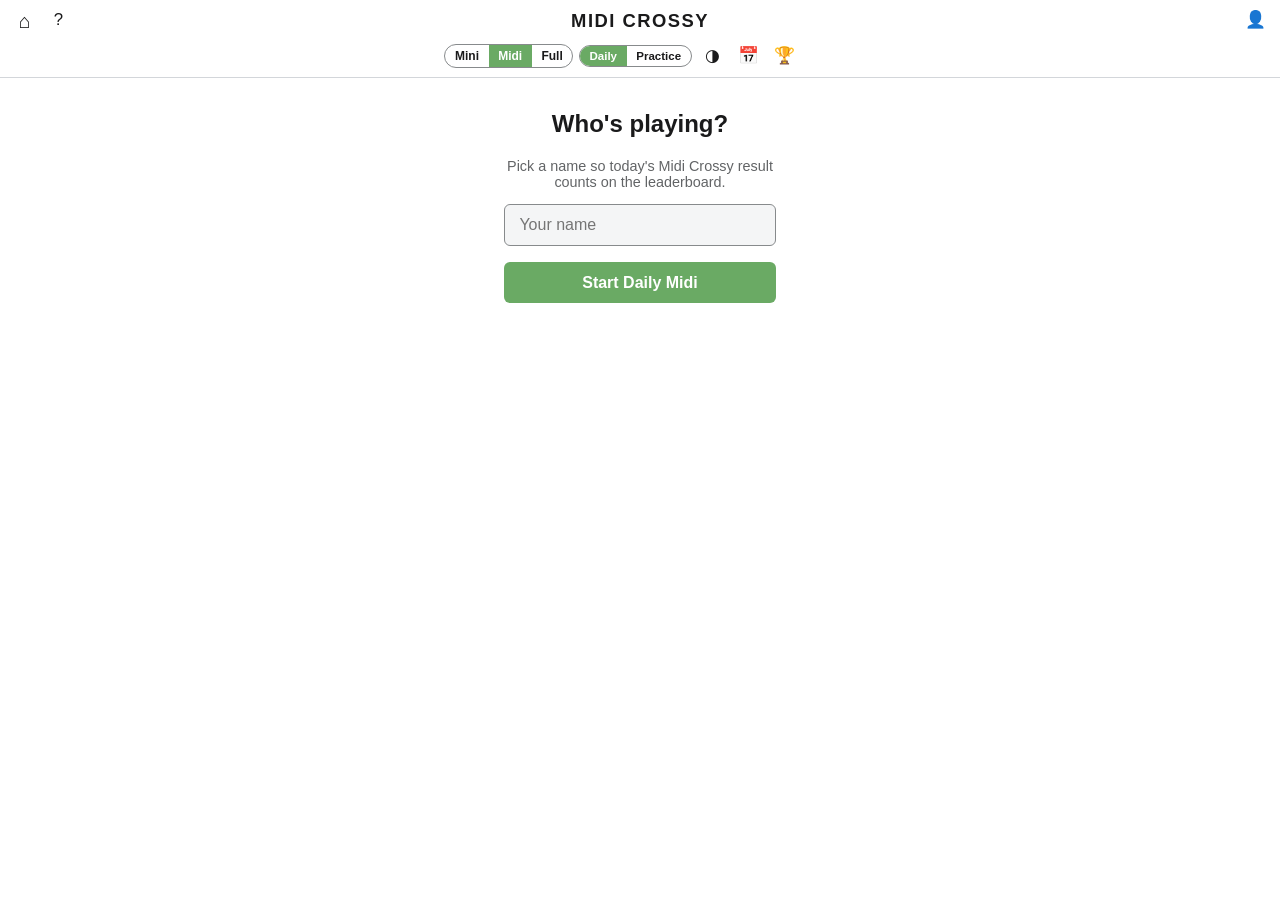
<file: public/midi.html>
<!DOCTYPE html>
<html lang="en">
<head>
<meta charset="UTF-8">
<meta name="viewport" content="width=device-width, initial-scale=1, maximum-scale=1, user-scalable=no, viewport-fit=cover">
<meta name="theme-color" content="#121213">
<meta name="apple-mobile-web-app-capable" content="yes">
<meta name="apple-mobile-web-app-status-bar-style" content="black-translucent">
<title>Midi Crossy — Wordly</title>
<script>try{var t=localStorage.getItem("wordly:theme");if(t)document.documentElement.setAttribute("data-theme",t)}catch(e){}</script>
<link rel="icon" type="image/png" href="icon.png">
<link rel="apple-touch-icon" href="icon.png">
<link rel="manifest" href="manifest.json">
<link rel="stylesheet" href="style.css?v=7">
<link rel="stylesheet" href="games.css?v=7">
</head>
<body class="game-crossword game-midi">
<div id="toast-container" class="toast-container" aria-live="polite"></div>

<header class="app-header">
  <div class="header-row title-row">
    <div class="header-side">
      <a href="/" class="icon-btn" aria-label="All games" title="All games">&#8962;</a>
      <button id="help-btn" class="icon-btn" aria-label="How to play" title="How to play">?</button>
    </div>
    <h1 class="app-title">MIDI CROSSY</h1>
    <div class="header-side header-side-end">
      <button id="player-btn" class="icon-btn" aria-label="Player profile" title="Player profile">&#128100;</button>
    </div>
  </div>

  <div class="header-row controls-row">
    <div class="length-toggle cw-size-nav" role="group" aria-label="Crossword size">
      <a href="/mini" class="len-btn">Mini</a>
      <a href="/midi" class="len-btn active">Midi</a>
      <a href="/crossword" class="len-btn">Full</a>
    </div>
    <div class="mode-toggle" role="group" aria-label="Game mode">
      <button class="mode-btn active" data-mode="daily">Daily</button>
      <button class="mode-btn" data-mode="practice">Practice</button>
    </div>
    <button id="theme-btn" class="icon-btn" aria-label="Change theme" title="Change theme">&#9681;</button>
    <button id="leaderboard-btn" class="icon-btn" aria-label="Leaderboard" title="Leaderboard">&#127942;</button>
    <button id="new-game-btn" class="icon-btn" aria-label="New puzzle" title="New puzzle">&#8635;</button>
  </div>
</header>

<main class="game-main cw-main">
  <div id="name-gate" class="name-gate hidden">
    <h2>Who's playing?</h2>
    <p>Pick a name so today's Midi Crossy result counts on the leaderboard.</p>
    <input id="gate-name-input" class="text-input" type="text" maxlength="40" placeholder="Your name" autocomplete="off" />
    <button id="gate-name-btn" class="primary-btn">Start Daily Midi</button>
  </div>

  <div id="cw-game" class="cw-game hidden">
    <div class="cw-top">
      <span id="cw-byline" class="cw-byline"></span>
      <span id="cw-timer" class="daily-timer hidden">0:00</span>
    </div>

    <div class="cw-layout">
      <div class="cw-board-col">
        <div id="cw-board" class="cw-board cw-large" role="grid" aria-label="Crossword grid"></div>

        <div class="cw-clue-nav">
          <button id="cw-clue-prev" class="cw-nav-btn" aria-label="Previous clue">&#8249;</button>
          <button id="cw-clue-bar" class="cw-clue-bar" type="button" title="Tap to switch Across / Down">
            <span id="cw-clue-num" class="cw-clue-badge">1A</span>
            <span id="cw-clue-text" class="cw-clue-text"></span>
          </button>
          <button id="cw-clue-next" class="cw-nav-btn" aria-label="Next clue">&#8250;</button>
        </div>

        <div class="bee-controls cw-controls">
          <button id="cw-check" class="pill-btn">Check word</button>
          <button id="cw-reveal-cell" class="pill-btn">Reveal letter</button>
          <button id="cw-reveal-word" class="pill-btn">Reveal word</button>
        </div>

        <button id="cw-extra" class="link-btn">Yesterday's answers</button>
      </div>

      <div class="cw-clues-panel">
        <div class="cw-clue-col">
          <h3>Across</h3>
          <ul id="cw-across-list" class="cw-clue-list"></ul>
        </div>
        <div class="cw-clue-col">
          <h3>Down</h3>
          <ul id="cw-down-list" class="cw-clue-list"></ul>
        </div>
      </div>
    </div>

    <div class="keyboard-wrap cw-keyboard-wrap">
      <div id="keyboard" class="keyboard"></div>
    </div>
  </div>
</main>

<!-- How to play -->
<div id="help-modal" class="modal-overlay hidden">
  <div class="modal">
    <button class="modal-close" data-close="help-modal" aria-label="Close">&times;</button>
    <h2>How to Play Midi Crossy</h2>
    <p>Fill every white square in the mid-sized (8&times;8 to 11&times;11) daily crossword — larger than a Mini, quicker than a Full 15&times;15.</p>
    <ul class="help-list">
      <li>Tap a square to select it. Tap the active square (or the clue bar) to switch between <strong>Across</strong> and <strong>Down</strong>.</li>
      <li>Use <strong>&lsaquo;</strong> and <strong>&rsaquo;</strong> to jump between clues.</li>
      <li><strong>Check word</strong>, <strong>Reveal letter</strong>, and <strong>Reveal word</strong> are there if you get stuck — solving with 0 hints earns a <strong>Flawless &#9733;</strong> badge on the leaderboard.</li>
    </ul>
  </div>
</div>

<!-- Answers (yesterday / reveal) -->
<div id="answers-modal" class="modal-overlay hidden">
  <div class="modal modal-wide">
    <button class="modal-close" data-close="answers-modal" aria-label="Close">&times;</button>
    <h2 id="answers-title">Yesterday's Answers</h2>
    <p id="answers-byline" class="answers-summary"></p>
    <div id="answers-grid" class="cw-board cw-large cw-answers-board"></div>
    <p id="answers-yours" class="answers-summary"></p>
  </div>
</div>

<!-- Leaderboard -->
<div id="leaderboard-modal" class="modal-overlay hidden">
  <div class="modal modal-wide">
    <button class="modal-close" data-close="leaderboard-modal" aria-label="Close">&times;</button>
    <h2>Midi Crossy Leaderboard</h2>
    <div class="leaderboard-tabs" role="group" aria-label="Leaderboard view">
      <button class="lb-tab active" data-lb-view="today">Today</button>
      <button class="lb-tab" data-lb-view="all">All-time</button>
    </div>
    <div id="leaderboard-content" class="leaderboard-content">
      <p class="lb-status">Loading…</p>
    </div>
  </div>
</div>

<!-- Result -->
<div id="result-modal" class="modal-overlay hidden">
  <div class="modal">
    <button class="modal-close" data-close="result-modal" aria-label="Close">&times;</button>
    <h2 id="result-title">Flawless! &#9733;</h2>
    <p id="result-number" class="answers-summary"></p>
    <div id="result-stats" class="result-stats"></div>
    <button id="share-btn" class="primary-btn">Copy results</button>
    <p id="result-countdown" class="result-countdown hidden"></p>
    <button id="play-again-btn" class="primary-btn hidden">New Puzzle</button>
  </div>
</div>

<script src="common.js?v=7"></script>
<script src="words-midi.js?v=7"></script>
<script>
window.CROSSWORD_CONFIG = {
  key: "midi",
  name: "Midi Crossy",
  epoch: MIDI_EPOCH,
  puzzles: MIDI_PUZZLES,
};
</script>
<script src="crossword.js?v=7"></script>
</body>
</html>
</file>
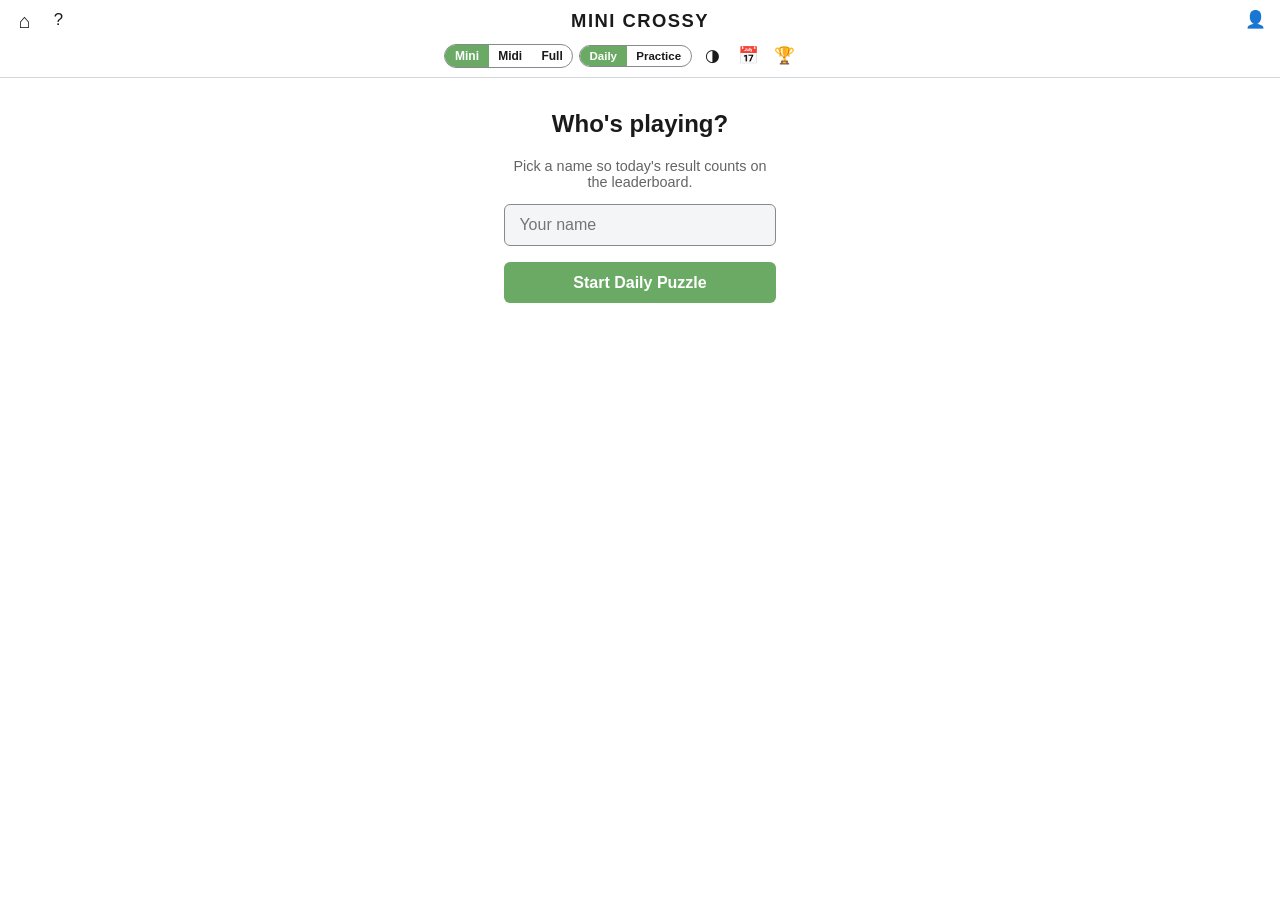
<file: public/mini.html>
<!DOCTYPE html>
<html lang="en">
<head>
<meta charset="UTF-8">
<meta name="viewport" content="width=device-width, initial-scale=1, maximum-scale=1, user-scalable=no, viewport-fit=cover">
<meta name="theme-color" content="#121213">
<meta name="apple-mobile-web-app-capable" content="yes">
<meta name="apple-mobile-web-app-status-bar-style" content="black-translucent">
<title>Mini Crossy — Wordly</title>
<script>try{var t=localStorage.getItem("wordly:theme");if(t)document.documentElement.setAttribute("data-theme",t)}catch(e){}</script>
<link rel="icon" type="image/png" href="icon.png">
<link rel="apple-touch-icon" href="icon.png">
<link rel="manifest" href="manifest.json">
<link rel="stylesheet" href="style.css?v=7">
<link rel="stylesheet" href="games.css?v=7">
</head>
<body class="game-crossword game-mini">
<div id="toast-container" class="toast-container" aria-live="polite"></div>

<header class="app-header">
  <div class="header-row title-row">
    <div class="header-side">
      <a href="/" class="icon-btn" aria-label="All games" title="All games">&#8962;</a>
      <button id="help-btn" class="icon-btn" aria-label="How to play" title="How to play">?</button>
    </div>
    <h1 class="app-title">MINI CROSSY</h1>
    <div class="header-side header-side-end">
      <button id="player-btn" class="icon-btn" aria-label="Player profile" title="Player profile">&#128100;</button>
    </div>
  </div>

  <div class="header-row controls-row">
    <div class="length-toggle cw-size-nav" role="group" aria-label="Crossword size">
      <a href="/mini" class="len-btn active">Mini</a>
      <a href="/midi" class="len-btn">Midi</a>
      <a href="/crossword" class="len-btn">Full</a>
    </div>
    <div class="mode-toggle" role="group" aria-label="Game mode">
      <button class="mode-btn active" data-mode="daily">Daily</button>
      <button class="mode-btn" data-mode="practice">Practice</button>
    </div>
    <button id="theme-btn" class="icon-btn" aria-label="Change theme" title="Change theme">&#9681;</button>
    <button id="leaderboard-btn" class="icon-btn" aria-label="Leaderboard" title="Leaderboard">&#127942;</button>
    <button id="new-game-btn" class="icon-btn" aria-label="New puzzle" title="New puzzle">&#8635;</button>
  </div>
</header>

<main class="game-main cw-main">
  <div id="name-gate" class="name-gate hidden">
    <h2>Who's playing?</h2>
    <p>Pick a name so today's result counts on the leaderboard.</p>
    <input id="gate-name-input" class="text-input" type="text" maxlength="40" placeholder="Your name" autocomplete="off" />
    <button id="gate-name-btn" class="primary-btn">Start Daily Puzzle</button>
  </div>

  <div id="cw-game" class="cw-game hidden">
    <div class="cw-top">
      <span id="cw-byline" class="cw-byline"></span>
      <span id="cw-timer" class="daily-timer hidden">0:00</span>
    </div>

    <div class="cw-layout">
      <div class="cw-board-col">
        <div id="cw-board" class="cw-board" role="grid" aria-label="Crossword grid"></div>

        <div class="cw-clue-nav">
          <button id="cw-clue-prev" class="cw-nav-btn" aria-label="Previous clue">&#8249;</button>
          <button id="cw-clue-bar" class="cw-clue-bar" type="button" title="Tap to switch Across / Down">
            <span id="cw-clue-num" class="cw-clue-badge">1A</span>
            <span id="cw-clue-text" class="cw-clue-text"></span>
          </button>
          <button id="cw-clue-next" class="cw-nav-btn" aria-label="Next clue">&#8250;</button>
        </div>

        <div class="bee-controls cw-controls">
          <button id="cw-check" class="pill-btn">Check word</button>
          <button id="cw-reveal-cell" class="pill-btn">Reveal letter</button>
          <button id="cw-reveal-word" class="pill-btn">Reveal word</button>
        </div>

        <button id="cw-extra" class="link-btn">Yesterday's answers</button>
      </div>

      <div class="cw-clues-panel">
        <div class="cw-clue-col">
          <h3>Across</h3>
          <ul id="cw-across-list" class="cw-clue-list"></ul>
        </div>
        <div class="cw-clue-col">
          <h3>Down</h3>
          <ul id="cw-down-list" class="cw-clue-list"></ul>
        </div>
      </div>
    </div>

    <div class="keyboard-wrap cw-keyboard-wrap">
      <div id="keyboard" class="keyboard"></div>
    </div>
  </div>
</main>

<!-- How to play -->
<div id="help-modal" class="modal-overlay hidden">
  <div class="modal">
    <button class="modal-close" data-close="help-modal" aria-label="Close">&times;</button>
    <h2>How to Play</h2>
    <p>Fill every white square in the 5&times;5 mini crossword grid.</p>
    <ul class="help-list">
      <li>Tap a square to select it. Tap the active square (or the clue bar) to switch between <strong>Across</strong> and <strong>Down</strong>.</li>
      <li>Use <strong>&lsaquo;</strong> and <strong>&rsaquo;</strong> to jump between clues.</li>
      <li><strong>Check word</strong>, <strong>Reveal letter</strong>, and <strong>Reveal word</strong> are there if you get stuck — solving with 0 hints earns a <strong>Flawless &#9733;</strong> badge on the leaderboard.</li>
    </ul>
    <p><strong>Daily</strong> gives everyone the same puzzle, resetting at midnight, and counts on the leaderboard: fewest hints wins, and fastest time breaks ties. The clock only runs while the page is open. <strong>Practice</strong> gives you any puzzle from the archive.</p>
    <p class="help-keys">Keyboard: <kbd>Arrows</kbd> move, <kbd>Space</kbd> flips direction, <kbd>Tab</kbd> / <kbd>Enter</kbd> next clue.</p>
  </div>
</div>

<!-- Answers (yesterday / reveal) -->
<div id="answers-modal" class="modal-overlay hidden">
  <div class="modal">
    <button class="modal-close" data-close="answers-modal" aria-label="Close">&times;</button>
    <h2 id="answers-title">Yesterday's Answers</h2>
    <p id="answers-byline" class="answers-summary"></p>
    <div id="answers-grid" class="cw-board cw-answers-board"></div>
    <p id="answers-yours" class="answers-summary"></p>
  </div>
</div>

<!-- Leaderboard -->
<div id="leaderboard-modal" class="modal-overlay hidden">
  <div class="modal modal-wide">
    <button class="modal-close" data-close="leaderboard-modal" aria-label="Close">&times;</button>
    <h2>Mini Crossy Leaderboard</h2>
    <div class="leaderboard-tabs" role="group" aria-label="Leaderboard view">
      <button class="lb-tab active" data-lb-view="today">Today</button>
      <button class="lb-tab" data-lb-view="all">All-time</button>
    </div>
    <div id="leaderboard-content" class="leaderboard-content">
      <p class="lb-status">Loading…</p>
    </div>
  </div>
</div>

<!-- Result -->
<div id="result-modal" class="modal-overlay hidden">
  <div class="modal">
    <button class="modal-close" data-close="result-modal" aria-label="Close">&times;</button>
    <h2 id="result-title">Flawless! &#9733;</h2>
    <p id="result-number" class="answers-summary"></p>
    <div id="result-stats" class="result-stats"></div>
    <button id="share-btn" class="primary-btn">Copy results</button>
    <p id="result-countdown" class="result-countdown hidden"></p>
    <button id="play-again-btn" class="primary-btn hidden">New Puzzle</button>
  </div>
</div>

<script src="common.js?v=7"></script>
<script src="words-mini.js?v=7"></script>
<script>
window.CROSSWORD_CONFIG = {
  key: "mini",
  name: "Mini Crossy",
  epoch: MINI_EPOCH,
  puzzles: MINI_PUZZLES,
};
</script>
<script src="crossword.js?v=7"></script>
</body>
</html>
</file>
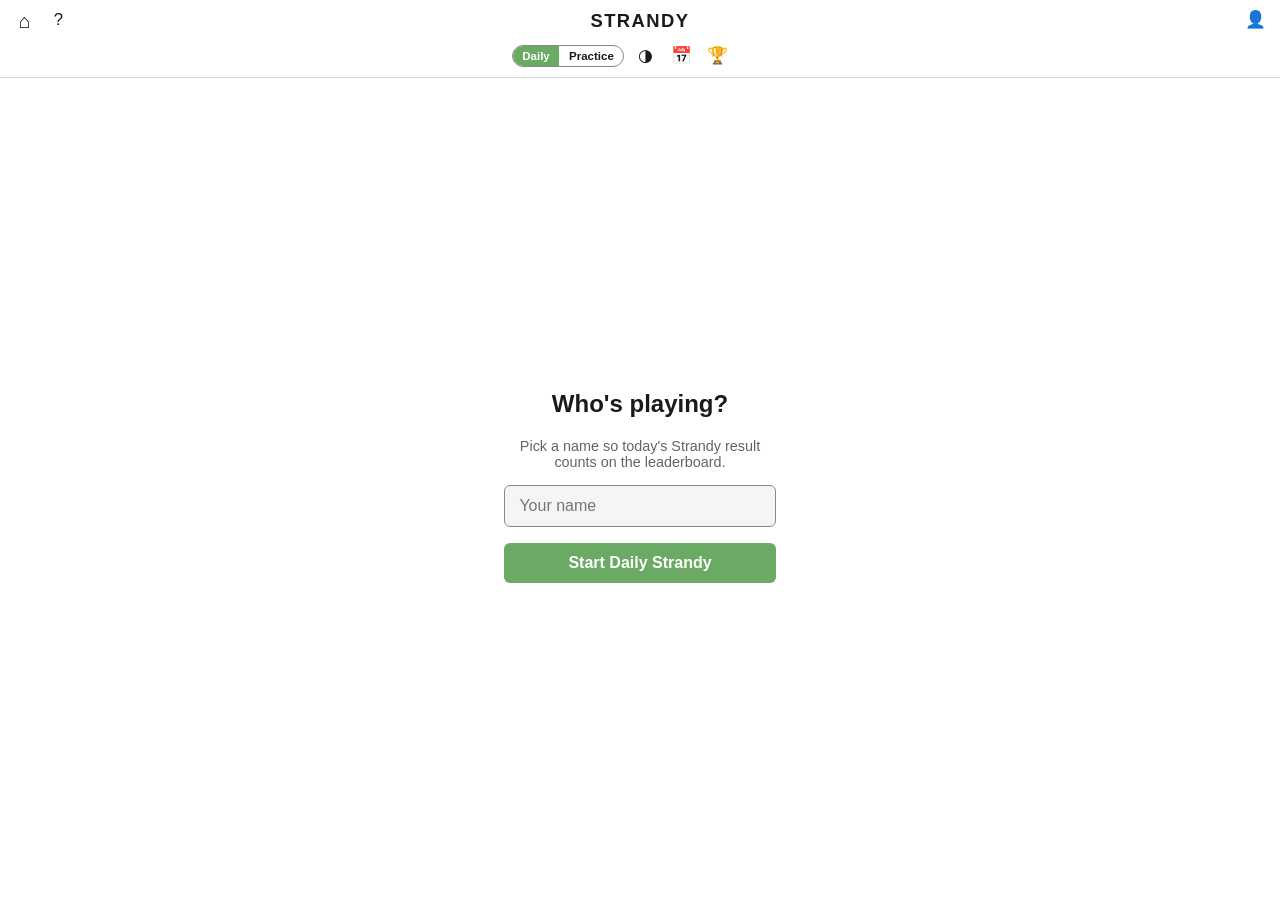
<file: public/strands.html>
<!DOCTYPE html>
<html lang="en">
<head>
<meta charset="UTF-8">
<meta name="viewport" content="width=device-width, initial-scale=1, maximum-scale=1, user-scalable=no, viewport-fit=cover">
<meta name="theme-color" content="#121213">
<meta name="apple-mobile-web-app-capable" content="yes">
<meta name="apple-mobile-web-app-status-bar-style" content="black-translucent">
<title>Strandy — Wordly</title>
<script>try{var t=localStorage.getItem("wordly:theme");if(t)document.documentElement.setAttribute("data-theme",t)}catch(e){}</script>
<link rel="icon" type="image/png" href="icon.png">
<link rel="apple-touch-icon" href="icon.png">
<link rel="manifest" href="manifest.json">
<link rel="stylesheet" href="style.css?v=7">
<link rel="stylesheet" href="games.css?v=7">
</head>
<body>
<div id="toast-container" class="toast-container" aria-live="polite"></div>

<header class="app-header">
  <div class="header-row title-row">
    <div class="header-side">
      <a href="/" class="icon-btn" aria-label="All games" title="All games">&#8962;</a>
      <button id="help-btn" class="icon-btn" aria-label="How to play" title="How to play">?</button>
    </div>
    <h1 class="app-title">STRANDY</h1>
    <div class="header-side header-side-end">
      <button id="player-btn" class="icon-btn" aria-label="Player profile" title="Player profile">&#128100;</button>
    </div>
  </div>

  <div class="header-row controls-row">
    <div class="mode-toggle" role="group" aria-label="Game mode">
      <button class="mode-btn active" data-mode="daily">Daily</button>
      <button class="mode-btn" data-mode="practice">Practice</button>
    </div>
    <button id="theme-btn" class="icon-btn" aria-label="Change theme" title="Change theme">&#9681;</button>
    <button id="leaderboard-btn" class="icon-btn" aria-label="Leaderboard" title="Leaderboard">&#127942;</button>
    <button id="new-game-btn" class="icon-btn" aria-label="New puzzle" title="New puzzle" style="visibility:hidden">&#8635;</button>
  </div>
</header>

<main class="game-main strands-main">
  <div id="name-gate" class="name-gate hidden">
    <h2>Who's playing?</h2>
    <p>Pick a name so today's Strandy result counts on the leaderboard.</p>
    <input id="gate-name-input" class="text-input" type="text" maxlength="40" placeholder="Your name" autocomplete="off" />
    <button id="gate-name-btn" class="primary-btn">Start Daily Strandy</button>
  </div>

  <div id="strands-game" class="strands-game hidden">
    <div class="strands-top">
      <div class="strands-theme-box">
        <span class="strands-theme-label">Today's Theme</span>
        <span id="strands-theme-clue" class="strands-theme-clue">—</span>
      </div>
      <div class="strands-meta-col">
        <span id="strands-progress" class="strands-progress">0 / 0 found</span>
        <div id="daily-timer" class="daily-timer hidden">0:00</div>
      </div>
    </div>

    <div id="strands-current" class="strands-current" aria-live="polite">Drag or tap letters</div>

    <div id="strands-board-wrap" class="strands-board-wrap">
      <svg id="strands-svg" class="strands-svg" viewBox="0 0 300 400" preserveAspectRatio="none" aria-hidden="true"></svg>
      <div id="strands-board" class="strands-board" role="grid" aria-label="6 by 8 letter grid"></div>
    </div>

    <div class="bee-controls strands-controls">
      <button id="strands-hint" class="pill-btn" type="button">Hint &#128161;</button>
      <button id="strands-clear" class="pill-btn" type="button" disabled>Clear</button>
      <button id="strands-submit" class="pill-btn conn-submit" type="button" disabled>Submit</button>
    </div>
  </div>
</main>

<!-- How to Play -->
<div id="help-modal" class="modal-overlay hidden">
  <div class="modal">
    <button class="modal-close" data-close="help-modal" aria-label="Close">&times;</button>
    <h2>How to Play Strandy</h2>
    <p>Uncover all hidden theme words and the <strong>Spangram</strong> to fill every letter of the 6&times;8 board.</p>
    <ul class="help-list">
      <li><strong>Theme words</strong> (<span style="color:#4ea8de;font-weight:700">blue</span>) relate to Today's Theme clue.</li>
      <li>The <strong>Spangram</strong> (<span style="color:#e9c46a;font-weight:700">gold</span>) describes the theme and touches two opposite sides of the board.</li>
      <li><strong>Drag</strong> your finger across adjacent letters (up, down, left, right, or diagonal), or <strong>tap</strong> letters one by one and tap the last letter again (or <strong>Submit</strong>).</li>
      <li>No theme words overlap, and every letter on the board is used once.</li>
      <li>Need a nudge? Tap <strong>Hint &#128161;</strong> once to highlight a theme word's letters, and a second time to reveal its letter order.</li>
    </ul>
  </div>
</div>

<!-- Leaderboard -->
<div id="leaderboard-modal" class="modal-overlay hidden">
  <div class="modal modal-wide">
    <button class="modal-close" data-close="leaderboard-modal" aria-label="Close">&times;</button>
    <h2>Strandy Leaderboard</h2>
    <div class="leaderboard-tabs" role="group" aria-label="Leaderboard view">
      <button class="lb-tab active" data-lb-view="today">Today</button>
      <button class="lb-tab" data-lb-view="all">All-time</button>
    </div>
    <div id="leaderboard-content" class="leaderboard-content">
      <p class="lb-status">Loading…</p>
    </div>
  </div>
</div>

<!-- Result -->
<div id="result-modal" class="modal-overlay hidden">
  <div class="modal">
    <button class="modal-close" data-close="result-modal" aria-label="Close">&times;</button>
    <h2 id="result-title">Strandy Solved!</h2>
    <p id="result-subtitle" class="answers-summary"></p>
    <div id="result-grid" class="strands-share-grid" aria-label="Your solve path"></div>
    <div id="result-stats" class="result-stats"></div>
    <button id="share-btn" class="primary-btn">Copy results</button>
    <p id="result-countdown" class="result-countdown hidden"></p>
    <button id="play-again-btn" class="primary-btn hidden">New Puzzle</button>
  </div>
</div>

<script src="common.js?v=7"></script>
<script src="words-strands.js?v=7" defer></script>
<script src="strands.js?v=7" defer></script>
</body>
</html>
</file>
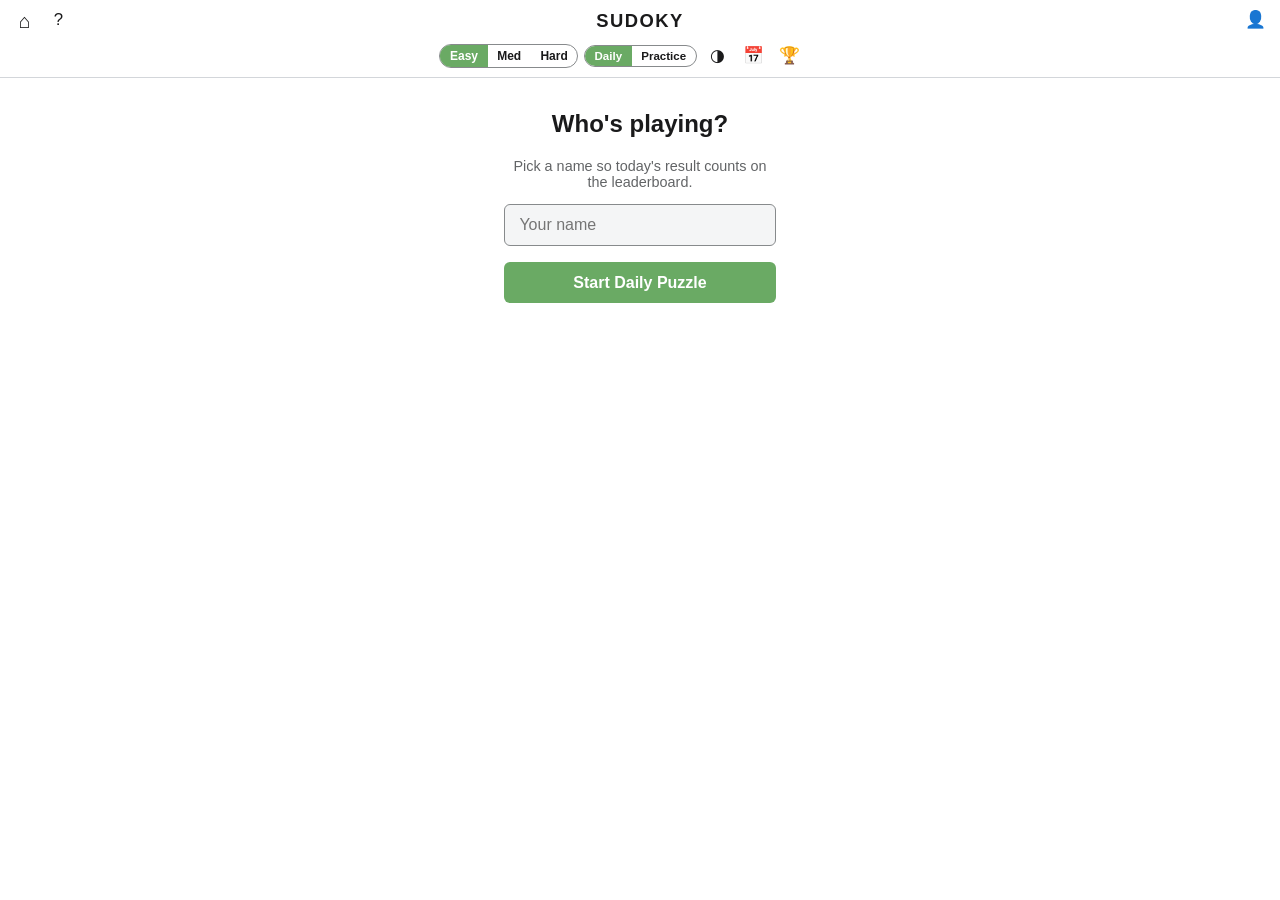
<file: public/sudoku.html>
<!DOCTYPE html>
<html lang="en">
<head>
<meta charset="UTF-8">
<meta name="viewport" content="width=device-width, initial-scale=1, maximum-scale=1, user-scalable=no, viewport-fit=cover">
<meta name="theme-color" content="#121213">
<meta name="apple-mobile-web-app-capable" content="yes">
<meta name="apple-mobile-web-app-status-bar-style" content="black-translucent">
<title>Sudoky — Wordly</title>
<script>try{var t=localStorage.getItem("wordly:theme");if(t)document.documentElement.setAttribute("data-theme",t)}catch(e){}</script>
<link rel="icon" type="image/png" href="icon.png">
<link rel="apple-touch-icon" href="icon.png">
<link rel="manifest" href="manifest.json">
<link rel="stylesheet" href="style.css?v=7">
<link rel="stylesheet" href="games.css?v=7">
</head>
<body class="game-sudoku">
<div id="toast-container" class="toast-container" aria-live="polite"></div>

<header class="app-header">
  <div class="header-row title-row">
    <div class="header-side">
      <a href="/" class="icon-btn" aria-label="All games" title="All games">&#8962;</a>
      <button id="help-btn" class="icon-btn" aria-label="How to play" title="How to play">?</button>
    </div>
    <h1 class="app-title">SUDOKY</h1>
    <div class="header-side header-side-end">
      <button id="player-btn" class="icon-btn" aria-label="Player profile" title="Player profile">&#128100;</button>
    </div>
  </div>

  <div class="header-row controls-row">
    <div class="length-toggle" role="group" aria-label="Difficulty">
      <button class="len-btn active" data-diff="easy">Easy</button>
      <button class="len-btn" data-diff="medium">Med</button>
      <button class="len-btn" data-diff="hard">Hard</button>
    </div>
    <div class="mode-toggle" role="group" aria-label="Game mode">
      <button class="mode-btn active" data-mode="daily">Daily</button>
      <button class="mode-btn" data-mode="practice">Practice</button>
    </div>
    <button id="theme-btn" class="icon-btn" aria-label="Change theme" title="Change theme">&#9681;</button>
    <button id="leaderboard-btn" class="icon-btn" aria-label="Leaderboard" title="Leaderboard">&#127942;</button>
    <button id="new-game-btn" class="icon-btn" aria-label="New puzzle" title="New puzzle">&#8635;</button>
  </div>
</header>

<main class="game-main sudoku-main">
  <div id="name-gate" class="name-gate hidden">
    <h2>Who's playing?</h2>
    <p>Pick a name so today's result counts on the leaderboard.</p>
    <input id="gate-name-input" class="text-input" type="text" maxlength="40" placeholder="Your name" autocomplete="off" />
    <button id="gate-name-btn" class="primary-btn">Start Daily Puzzle</button>
  </div>

  <div id="sudoku-game" class="sudoku-game hidden">
    <div class="sudoku-top">
      <span id="sudoku-meta" class="sudoku-meta-label">Easy · 0 mistakes</span>
      <span id="sudoku-timer" class="daily-timer hidden">0:00</span>
    </div>

    <div id="sudoku-board" class="sudoku-board" role="grid" aria-label="Sudoku board"></div>

    <div class="bee-controls sudoku-tools">
      <button id="sudoku-undo" class="pill-btn" type="button" title="Undo (U)">Undo</button>
      <button id="sudoku-erase" class="pill-btn" type="button" title="Erase (Backspace)">Erase</button>
      <button id="sudoku-notes-btn" class="pill-btn" type="button" aria-pressed="false" title="Toggle Pencil Notes (N)">
        Notes <span id="sudoku-notes-badge" class="notes-badge">Off</span>
      </button>
      <button id="sudoku-hint" class="pill-btn" type="button" title="Reveal selected cell">Hint</button>
    </div>

    <div id="sudoku-numpad" class="sudoku-numpad" role="group" aria-label="Number pad"></div>
  </div>
</main>

<!-- How to play -->
<div id="help-modal" class="modal-overlay hidden">
  <div class="modal">
    <button class="modal-close" data-close="help-modal" aria-label="Close">&times;</button>
    <h2>How to Play</h2>
    <p>Fill the 9&times;9 grid so every row, column, and 3&times;3 box contains the digits <strong>1 to 9</strong> without repeats.</p>
    <ul class="help-list">
      <li>Tap any cell, then tap a number <strong>1–9</strong> (or type it on your keyboard).</li>
      <li>Toggle <strong>Notes</strong> (<kbd>N</kbd>) to jot down pencil-mark candidates inside empty cells. Placing a number automatically clears matching notes in the same row, column, and box.</li>
      <li>Duplicate numbers in a row, column, or box highlight in red so you can spot conflicts right away.</li>
      <li>Use <strong>Hint</strong> if you get stuck — clean solves with 0 hints earn a &#9733; on the leaderboard.</li>
    </ul>
    <p class="help-keys">Keyboard: <kbd>1</kbd>–<kbd>9</kbd> place digit · <kbd>N</kbd> toggle notes · <kbd>Backspace</kbd> erase · <kbd>U</kbd> undo · <kbd>&larr;&uarr;&rarr;&darr;</kbd> move</p>
    <p><strong>Daily</strong> releases a fresh Easy, Medium, and Hard puzzle every midnight. Use the calendar button (&#128197;) to play any past day you missed.</p>
  </div>
</div>

<!-- Leaderboard -->
<div id="leaderboard-modal" class="modal-overlay hidden">
  <div class="modal modal-wide">
    <button class="modal-close" data-close="leaderboard-modal" aria-label="Close">&times;</button>
    <h2>Sudoky Leaderboard</h2>
    <div class="sudoku-lb-bars">
      <div class="leaderboard-tabs" role="group" aria-label="Difficulty filter">
        <button class="lb-tab lb-diff-tab active" data-lb-diff="easy">Easy</button>
        <button class="lb-tab lb-diff-tab" data-lb-diff="medium">Medium</button>
        <button class="lb-tab lb-diff-tab" data-lb-diff="hard">Hard</button>
      </div>
      <div class="leaderboard-tabs" role="group" aria-label="Leaderboard view">
        <button class="lb-tab lb-view-tab active" data-lb-view="today">Today</button>
        <button class="lb-tab lb-view-tab" data-lb-view="all">All-time</button>
      </div>
    </div>
    <div id="leaderboard-content" class="leaderboard-content">
      <p class="lb-status">Loading…</p>
    </div>
  </div>
</div>

<!-- Result -->
<div id="result-modal" class="modal-overlay hidden">
  <div class="modal">
    <button class="modal-close" data-close="result-modal" aria-label="Close">&times;</button>
    <h2 id="result-title">Solved! &#9733;</h2>
    <p id="result-text" class="answers-summary"></p>
    <div id="result-stats" class="result-stats"></div>
    <button id="share-btn" class="primary-btn">Copy results</button>
    <p id="result-countdown" class="result-countdown hidden"></p>
    <button id="play-again-btn" class="primary-btn hidden">New Puzzle</button>
  </div>
</div>

<script src="words-sudoku.js?v=7"></script>
<script src="common.js?v=7"></script>
<script src="sudoku.js?v=7"></script>
</body>
</html>
</file>
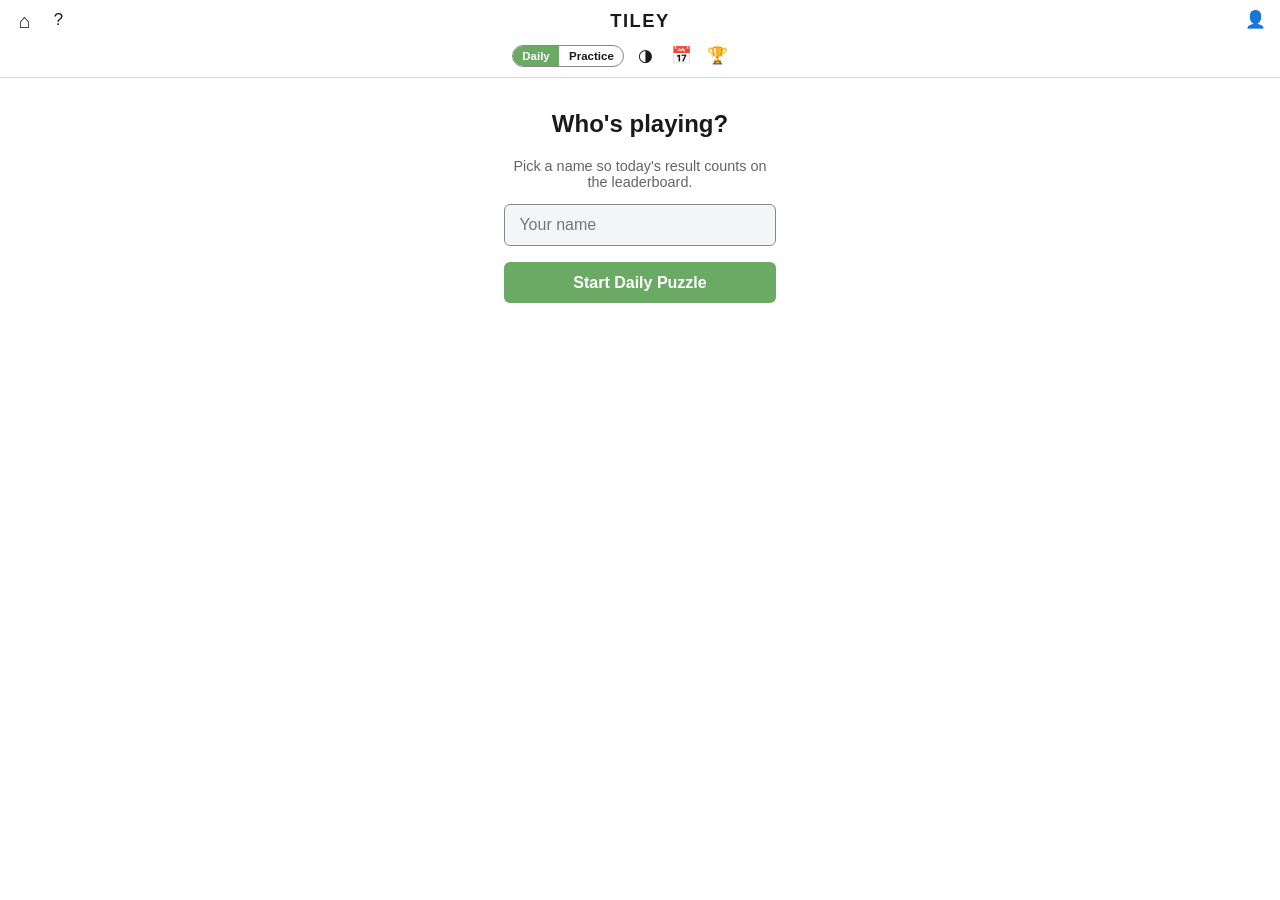
<file: public/tiles.html>
<!DOCTYPE html>
<html lang="en">
<head>
<meta charset="UTF-8">
<meta name="viewport" content="width=device-width, initial-scale=1, maximum-scale=1, user-scalable=no, viewport-fit=cover">
<meta name="theme-color" content="#121213">
<meta name="apple-mobile-web-app-capable" content="yes">
<meta name="apple-mobile-web-app-status-bar-style" content="black-translucent">
<title>Tiley — Wordly</title>
<script>try{var t=localStorage.getItem("wordly:theme");if(t)document.documentElement.setAttribute("data-theme",t)}catch(e){}</script>
<link rel="icon" type="image/png" href="icon.png">
<link rel="apple-touch-icon" href="icon.png">
<link rel="manifest" href="manifest.json">
<link rel="stylesheet" href="style.css?v=7">
<link rel="stylesheet" href="games.css?v=7">
</head>
<body class="game-tiles">
<div id="toast-container" class="toast-container" aria-live="polite"></div>

<header class="app-header">
  <div class="header-row title-row">
    <div class="header-side">
      <a href="/" class="icon-btn" aria-label="All games" title="All games">&#8962;</a>
      <button id="help-btn" class="icon-btn" aria-label="How to play" title="How to play">?</button>
    </div>
    <h1 class="app-title">TILEY</h1>
    <div class="header-side header-side-end">
      <button id="player-btn" class="icon-btn" aria-label="Player profile" title="Player profile">&#128100;</button>
    </div>
  </div>

  <div class="header-row controls-row">
    <div class="mode-toggle" role="group" aria-label="Game mode">
      <button class="mode-btn active" data-mode="daily">Daily</button>
      <button class="mode-btn" data-mode="practice">Practice</button>
    </div>
    <button id="theme-btn" class="icon-btn" aria-label="Change theme" title="Change theme">&#9681;</button>
    <button id="leaderboard-btn" class="icon-btn" aria-label="Leaderboard" title="Leaderboard">&#127942;</button>
    <button id="new-game-btn" class="icon-btn" aria-label="New puzzle" title="New puzzle">&#8635;</button>
  </div>
</header>

<main class="game-main tiles-main">
  <div id="name-gate" class="name-gate hidden">
    <h2>Who's playing?</h2>
    <p>Pick a name so today's result counts on the leaderboard.</p>
    <input id="gate-name-input" class="text-input" type="text" maxlength="40" placeholder="Your name" autocomplete="off" />
    <button id="gate-name-btn" class="primary-btn">Start Daily Puzzle</button>
  </div>

  <div id="tiles-game" class="tiles-game hidden">
    <div class="tiles-top">
      <div class="tiles-hud">
        <div class="tiles-stat">
          <span class="tiles-stat-label">Combo</span>
          <output id="tiles-combo" class="tiles-stat-val">0</output>
        </div>
        <div class="tiles-stat">
          <span class="tiles-stat-label">Best</span>
          <output id="tiles-best" class="tiles-stat-val">0</output>
        </div>
        <div class="tiles-stat">
          <span class="tiles-stat-label">Max</span>
          <output id="tiles-max" class="tiles-stat-val">45</output>
        </div>
      </div>
      <span id="tiles-timer" class="daily-timer hidden">0:00</span>
    </div>

    <div id="tiles-board" class="tiles-board" role="group" aria-label="Tiles board"></div>

    <div class="bee-controls tiles-controls">
      <button id="tiles-reset" class="pill-btn">Restart board</button>
    </div>
  </div>
</main>

<!-- How to play -->
<div id="help-modal" class="modal-overlay hidden">
  <div class="modal">
    <button class="modal-close" data-close="help-modal" aria-label="Close">&times;</button>
    <h2>How to Play</h2>
    <p>Match overlapping visual layers across tiles until the entire 5&times;6 board is cleared.</p>
    <ul class="help-list">
      <li>Each tile has up to <strong>3 layers</strong> (outer shape, middle motif, inner center).</li>
      <li>Tap a tile, then tap a second tile that shares <strong>at least one matching layer</strong>.</li>
      <li>Every shared layer disappears from both tiles, and your <strong>Combo</strong> increases by 1.</li>
      <li>The second tile stays selected so you can chain matches into a continuous run!</li>
      <li>If your selected tile becomes completely empty, you can hop to <strong>any tile on the board</strong> without breaking your combo.</li>
    </ul>
    <p>Clear all 30 tiles with 0 misses to achieve a <strong>Perfect 45/45</strong> combo!</p>
    <p><strong>Daily</strong> gives everyone the same seeded board and motif palette each day, resetting at midnight. Catch up on missed days anytime with the calendar button (&#128197;).</p>
  </div>
</div>

<!-- Leaderboard -->
<div id="leaderboard-modal" class="modal-overlay hidden">
  <div class="modal modal-wide">
    <button class="modal-close" data-close="leaderboard-modal" aria-label="Close">&times;</button>
    <h2>Tiley Leaderboard</h2>
    <div class="leaderboard-tabs" role="group" aria-label="Leaderboard view">
      <button class="lb-tab active" data-lb-view="today">Today</button>
      <button class="lb-tab" data-lb-view="all">All-time</button>
    </div>
    <div id="leaderboard-content" class="leaderboard-content">
      <p class="lb-status">Loading…</p>
    </div>
  </div>
</div>

<!-- Result -->
<div id="result-modal" class="modal-overlay hidden">
  <div class="modal">
    <button class="modal-close" data-close="result-modal" aria-label="Close">&times;</button>
    <h2 id="result-title">Perfect! &#9733;</h2>
    <p id="result-text" class="answers-summary"></p>
    <div id="result-stats" class="result-stats"></div>
    <button id="share-btn" class="primary-btn">Copy results</button>
    <p id="result-countdown" class="result-countdown hidden"></p>
    <button id="play-again-btn" class="primary-btn hidden">New Puzzle</button>
  </div>
</div>

<script src="common.js?v=7"></script>
<script src="tiles.js?v=7"></script>
</body>
</html>
</file>
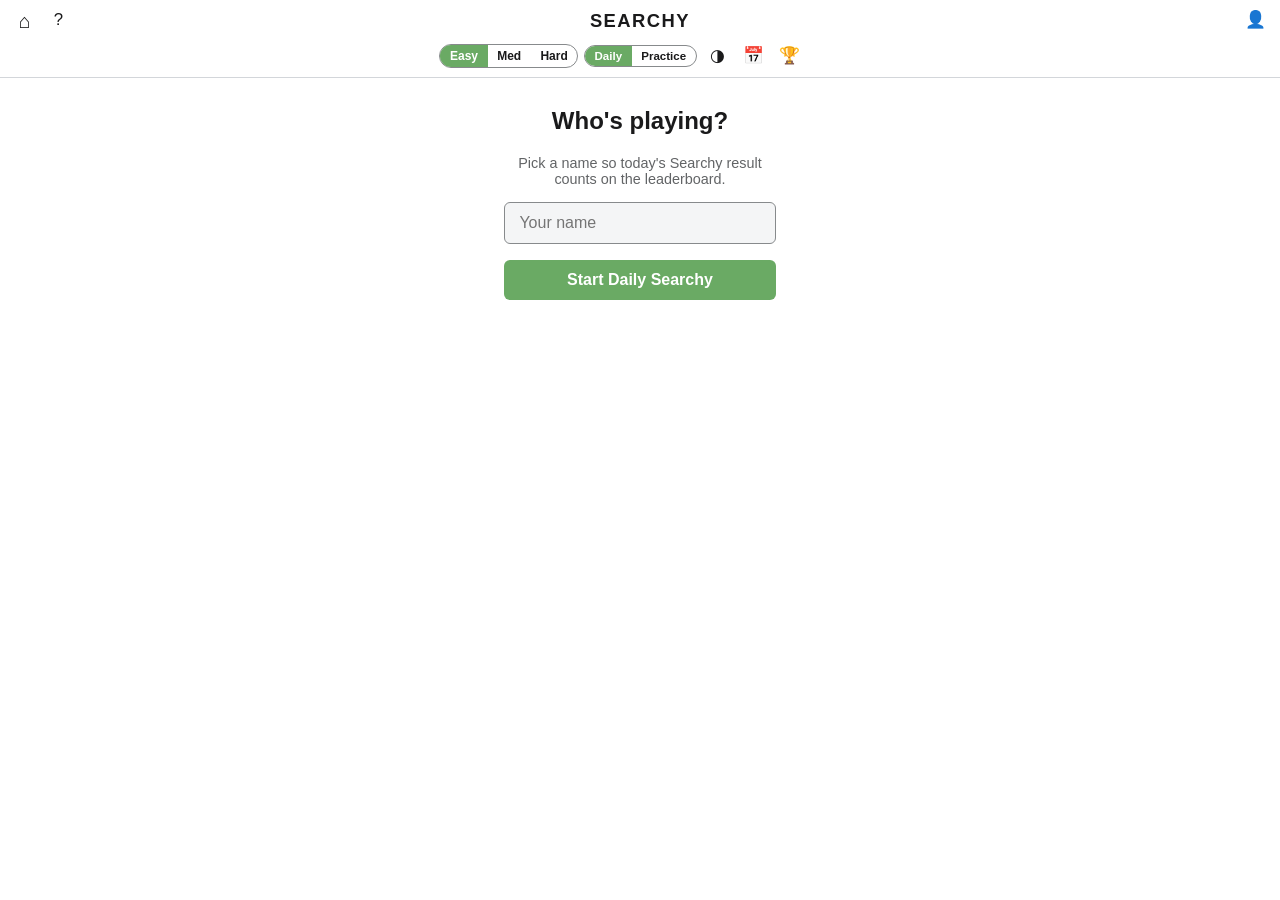
<file: public/wordsearch.html>
<!DOCTYPE html>
<html lang="en">
<head>
<meta charset="UTF-8">
<meta name="viewport" content="width=device-width, initial-scale=1, maximum-scale=1, user-scalable=no, viewport-fit=cover">
<meta name="theme-color" content="#121213">
<meta name="apple-mobile-web-app-capable" content="yes">
<meta name="apple-mobile-web-app-status-bar-style" content="black-translucent">
<title>Searchy — Wordly</title>
<script>try{var t=localStorage.getItem("wordly:theme");if(t)document.documentElement.setAttribute("data-theme",t)}catch(e){}</script>
<link rel="icon" type="image/png" href="icon.png">
<link rel="apple-touch-icon" href="icon.png">
<link rel="manifest" href="manifest.json">
<link rel="stylesheet" href="style.css?v=7">
<link rel="stylesheet" href="games.css?v=7">
</head>
<body class="game-wordsearch">
<div id="toast-container" class="toast-container" aria-live="polite"></div>

<header class="app-header">
  <div class="header-row title-row">
    <div class="header-side">
      <a href="/" class="icon-btn" aria-label="All games" title="All games">&#8962;</a>
      <button id="help-btn" class="icon-btn" aria-label="How to play" title="How to play">?</button>
    </div>
    <h1 class="app-title">SEARCHY</h1>
    <div class="header-side header-side-end">
      <button id="player-btn" class="icon-btn" aria-label="Player profile" title="Player profile">&#128100;</button>
    </div>
  </div>

  <div class="header-row controls-row">
    <div class="length-toggle" role="group" aria-label="Difficulty">
      <button class="len-btn active" data-diff="easy">Easy</button>
      <button class="len-btn" data-diff="medium">Med</button>
      <button class="len-btn" data-diff="hard">Hard</button>
    </div>
    <div class="mode-toggle" role="group" aria-label="Game mode">
      <button class="mode-btn active" data-mode="daily">Daily</button>
      <button class="mode-btn" data-mode="practice">Practice</button>
    </div>
    <button id="theme-btn" class="icon-btn" aria-label="Change theme" title="Change theme">&#9681;</button>
    <button id="leaderboard-btn" class="icon-btn" aria-label="Leaderboard" title="Leaderboard">&#127942;</button>
    <button id="new-game-btn" class="icon-btn" aria-label="New puzzle" title="New puzzle">&#8635;</button>
  </div>
</header>

<main class="game-main ws-main">
  <div id="name-gate" class="name-gate hidden">
    <h2>Who's playing?</h2>
    <p>Pick a name so today's Searchy result counts on the leaderboard.</p>
    <input id="gate-name-input" class="text-input" type="text" maxlength="40" placeholder="Your name" autocomplete="off" />
    <button id="gate-name-btn" class="primary-btn">Start Daily Searchy</button>
  </div>

  <div id="ws-game" class="ws-game hidden">
    <div class="ws-top">
      <div class="ws-theme-box">
        <span class="ws-theme-label">Theme</span>
        <span id="ws-theme-title" class="ws-theme-title">—</span>
      </div>
      <div class="ws-meta-col">
        <span id="ws-progress" class="ws-progress">0 / 0 found</span>
        <span id="ws-timer" class="daily-timer hidden">0:00</span>
      </div>
    </div>

    <div id="ws-selection-preview" class="ws-selection-preview" aria-live="polite">Drag or tap start &amp; end letters</div>

    <div id="ws-board-wrap" class="ws-board-wrap">
      <svg id="ws-svg" class="ws-svg" viewBox="0 0 100 100" preserveAspectRatio="none" aria-hidden="true"></svg>
      <div id="ws-board" class="ws-board" role="grid" aria-label="Word search grid"></div>
    </div>

    <div id="ws-wordlist" class="ws-wordlist" aria-label="Words to find"></div>

    <div class="bee-controls ws-controls">
      <button id="ws-hint" class="pill-btn" type="button">Hint &#128161;</button>
    </div>
  </div>
</main>

<!-- How to Play -->
<div id="help-modal" class="modal-overlay hidden">
  <div class="modal">
    <button class="modal-close" data-close="help-modal" aria-label="Close">&times;</button>
    <h2>How to Play Searchy</h2>
    <p>Find every hidden theme word in the grid.</p>
    <ul class="help-list">
      <li>Words run in straight lines: <strong>horizontally, vertically, or diagonally</strong> (forwards or backwards).</li>
      <li><strong>Drag</strong> your finger from the first letter to the last letter of a word, or <strong>tap</strong> the first letter and then tap the last letter.</li>
      <li>Choose <strong>Easy (8&times;8)</strong>, <strong>Medium (10&times;10)</strong>, or <strong>Hard (12&times;12)</strong> in the header — each has its own daily puzzle and leaderboard.</li>
      <li>Use <strong>Hint &#128161;</strong> to highlight the starting letter of an unfound word. Solving with 0 hints earns a <strong>Flawless &#9733;</strong> badge!</li>
    </ul>
  </div>
</div>

<!-- Leaderboard -->
<div id="leaderboard-modal" class="modal-overlay hidden">
  <div class="modal modal-wide">
    <button class="modal-close" data-close="leaderboard-modal" aria-label="Close">&times;</button>
    <h2>Searchy Leaderboard</h2>
    <div class="sudoku-lb-bars">
      <div class="leaderboard-tabs" role="group" aria-label="Difficulty filter">
        <button class="lb-tab ws-diff-tab active" data-lb-diff="easy">Easy</button>
        <button class="lb-tab ws-diff-tab" data-lb-diff="medium">Medium</button>
        <button class="lb-tab ws-diff-tab" data-lb-diff="hard">Hard</button>
      </div>
      <div class="leaderboard-tabs" role="group" aria-label="Leaderboard view">
        <button class="lb-tab ws-view-tab active" data-lb-view="today">Today</button>
        <button class="lb-tab ws-view-tab" data-lb-view="all">All-time</button>
      </div>
    </div>
    <div id="leaderboard-content" class="leaderboard-content">
      <p class="lb-status">Loading…</p>
    </div>
  </div>
</div>

<!-- Result -->
<div id="result-modal" class="modal-overlay hidden">
  <div class="modal">
    <button class="modal-close" data-close="result-modal" aria-label="Close">&times;</button>
    <h2 id="result-title">Board Cleared!</h2>
    <p id="result-sub" class="result-text"></p>
    <div id="result-stats" class="result-stats"></div>
    <p id="result-countdown" class="result-countdown hidden"></p>
    <button id="share-btn" class="primary-btn" type="button">Share result</button>
    <button id="play-again-btn" class="primary-btn hidden" type="button">Play Again</button>
  </div>
</div>

<script src="common.js?v=7"></script>
<script src="words-wordsearch.js?v=7"></script>
<script src="wordsearch.js?v=7"></script>
</body>
</html>
</file>
<file: public/style.css>
/* ---------- Theme definitions ---------- */
:root,
[data-theme="dark"] {
  --color-bg: #121213;
  --color-surface: #1a1a1b;
  --color-text: #ffffff;
  --color-text-dim: #9aa0a6;
  --color-border: #3a3a3c;
  --color-border-strong: #565758;
  --color-accent: #538d4e;

  --color-correct: #538d4e;
  --color-present: #b59f3b;
  --color-absent: #3a3a3c;
  --key-text-on-color: #ffffff;

  --color-key-bg: #818384;
  --color-key-text: #ffffff;
  --color-modal-overlay: rgba(0, 0, 0, 0.6);
  --color-danger: #d24949;
}

/* ---------- OLED Black ---------- */
[data-theme="oled"] {
  --color-bg: #000000;
  --color-surface: #0a0a0c;
  --color-text: #f5f5f7;
  --color-text-dim: #86868b;
  --color-border: #222226;
  --color-border-strong: #3d3d42;
  --color-accent: #3fb950;

  --color-correct: #2ea043;
  --color-present: #d29922;
  --color-absent: #16161a;
  --key-text-on-color: #ffffff;

  --color-key-bg: #1c1c21;
  --color-key-text: #f5f5f7;
  --color-modal-overlay: rgba(0, 0, 0, 0.86);
  --color-danger: #f85149;
}

[data-theme="light"] {
  --color-bg: #ffffff;
  --color-surface: #f4f5f6;
  --color-text: #1a1a1b;
  --color-text-dim: #626466;
  --color-border: #d3d6da;
  --color-border-strong: #878a8c;
  --color-accent: #6aaa64;

  --color-correct: #6aaa64;
  --color-present: #c9b458;
  --color-absent: #787c7e;
  --key-text-on-color: #ffffff;

  --color-key-bg: #d3d6da;
  --color-key-text: #1a1a1b;
  --color-modal-overlay: rgba(0, 0, 0, 0.4);
  --color-danger: #d24949;
}

/* ---------- Neon Standard ---------- */
[data-theme="neon-standard"] {
  --color-on-accent: #000000;
  --color-bg: #0d0e12;
  --color-surface: #15161d;
  --color-text: #ffffff;
  --color-text-dim: #8e95a5;
  --color-border: #2a2d3a;
  --color-border-strong: #3f4458;
  --color-accent: #39ff14;

  --color-correct: #39ff14;
  --color-present: #ffe600;
  --color-absent: #1a1c24;
  --key-text-on-color: #000000;

  --color-key-bg: #222530;
  --color-key-text: #ffffff;
  --color-modal-overlay: rgba(0, 0, 0, 0.8);
  --color-danger: #ff3366;
}

html[data-theme="neon-standard"] .tile.correct {
  box-shadow: 0 0 12px #39ff14, inset 0 0 4px #39ff14 !important;
}
html[data-theme="neon-standard"] .tile.present {
  box-shadow: 0 0 12px #ffe600, inset 0 0 4px #ffe600 !important;
}

/* ---------- Neon City ---------- */
[data-theme="neon-city"] {
  --color-on-accent: #0b071e;
  --color-bg: #0b071e;
  --color-surface: #140e33;
  --color-text: #00e5ff;
  --color-text-dim: #9955ff;
  --color-border: #362a5c;
  --color-border-strong: #8b00ff;
  --color-accent: #00e5ff;

  --color-correct: #8b00ff;
  --color-present: #150f37;
  --color-absent: #150f37;
  --key-text-on-color: #00e5ff;

  --color-key-bg: #1e1542;
  --color-key-text: #00e5ff;
  --color-modal-overlay: rgba(5, 2, 20, 0.85);
  --color-danger: #ff007f;
}

/* Base Tile Styling (Dark Indigo Box with Cyan Text) */
html[data-theme="neon-city"] .tile {
  background: #181238 !important;
  border: 2px solid #362a5c !important;
  color: #bb55ff !important;
  border-radius: 8px !important;
}

/* Filled (Typing before submit) */
html[data-theme="neon-city"] .tile.filled {
  border-color: #00e5ff !important;
  box-shadow: 0 0 6px rgba(0, 229, 255, 0.4) !important;
  color: #00e5ff !important;
}

/* Correct Spot (Purple Background + Cyan Border & Glow + Cyan Text) */
html[data-theme="neon-city"] .tile.correct {
  background: #7a00e6 !important;
  border: 2px solid #00e5ff !important;
  box-shadow: 0 0 12px #00e5ff, inset 0 0 6px #00e5ff !important;
  color: #ffffff !important;
  font-weight: 800;
}

/* Present Spot (Dark Background + Yellow Neon Border & Yellow Glow + Yellow Text) */
html[data-theme="neon-city"] .tile.present {
  background: #150f37 !important;
  border: 2px solid #ffff00 !important;
  box-shadow: 0 0 12px #ffff00, inset 0 0 4px #ffff00 !important;
  color: #ffff00 !important;
  font-weight: 800;
}

/* Absent Spot (Dark Fill + Faint Purple Outline) */
html[data-theme="neon-city"] .tile.absent {
  background: #110b2b !important;
  border: 2px solid #2d2050 !important;
  color: #3e3263 !important;
  box-shadow: none !important;
}

/* ---------- Neon City Keyboard ---------- */
html[data-theme="neon-city"] .key {
  background: #1a123d !important;
  color: #00e5ff !important;
  border: 1px solid #3a2b6e !important;
  border-radius: 6px !important;
  box-shadow: 0 0 4px rgba(139, 0, 255, 0.2) !important;
}

/* Keyboard - Correct Keys (Glowing Purple & Cyan) */
html[data-theme="neon-city"] .key.correct {
  background: #7a00e6 !important;
  color: #ffffff !important;
  border: 1px solid #00e5ff !important;
  box-shadow: 0 0 10px #00e5ff !important;
}

/* Keyboard - Present Keys (Glowing Yellow) */
html[data-theme="neon-city"] .key.present {
  background: #150f37 !important;
  color: #ffff00 !important;
  border: 1px solid #ffff00 !important;
  box-shadow: 0 0 10px #ffff00 !important;
}

/* Keyboard - Absent/Eliminated Keys */
html[data-theme="neon-city"] .key.absent {
  background: #0d0824 !important;
  color: #3e3263 !important;
  border-color: #1e153b !important;
  opacity: 0.5;
  box-shadow: none !important;
}

/* ---------- Neon 80s ---------- */
[data-theme="neon80s"] {
  --color-bg: #050810;
  --color-surface: #0c1226;
  --color-text: #00d9ff;
  --color-text-dim: #ff007f;
  --color-border: #1a2440;
  --color-border-strong: #00d9ff;
  --color-accent: #ff6b00;

  --color-correct: #ff6b00;
  --color-present: #00d9ff;
  --color-absent: #0c1226;
  --key-text-on-color: #050810;

  --color-key-bg: #141c38;
  --color-key-text: #00d9ff;
  --color-modal-overlay: rgba(0, 0, 0, 0.85);
  --color-danger: #ff3b3b;
}

html[data-theme="neon80s"] .tile {
  border: 2px solid #00d9ff !important;
  box-shadow: 0 0 6px #00d9ff !important;
  color: #00d9ff !important;
}

html[data-theme="neon80s"] .tile.correct {
  border: 2px solid #ff007f !important;
  box-shadow: 0 0 12px #ff6b00, 0 0 6px #ff007f !important;
  background: #ff6b00 !important;
  color: #050810 !important;
  font-weight: 800;
}

html[data-theme="neon80s"] .tile.present {
  border: 2px solid #ff6b00 !important;
  box-shadow: 0 0 12px #00d9ff !important;
  background: #00d9ff !important;
  color: #050810 !important;
  font-weight: 800;
}

html[data-theme="neon80s"] .tile.absent {
  border: 2px solid #00d9ff !important;
  box-shadow: 0 0 4px #00d9ff !important;
  color: #00d9ff !important;
  background: #0c1226 !important;
  opacity: 0.8;
}

html[data-theme="neon80s"] .key {
  border: 1px solid #00d9ff !important;
  box-shadow: 0 0 4px rgba(0, 217, 255, 0.3) !important;
}

html[data-theme="neon80s"] .key.correct {
  background: #ff6b00 !important;
  color: #050810 !important;
  border-color: #ff007f !important;
  box-shadow: 0 0 8px #ff6b00 !important;
}

html[data-theme="neon80s"] .key.present {
  background: #00d9ff !important;
  color: #050810 !important;
  border-color: #ff6b00 !important;
  box-shadow: 0 0 8px #00d9ff !important;
}

html[data-theme="neon80s"] .key.absent {
  background: #0c1226 !important;
  color: #2c3d66 !important;
  border-color: #1a2440 !important;
  opacity: 0.5;
  box-shadow: none !important;
}

/* ---------- Synthwave ---------- */
[data-theme="synthwave"] {
  --color-bg: #0d0221;
  --color-surface: #1a0b34;
  --color-text: #f5e9ff;
  --color-text-dim: #a68fd6;
  --color-border: #3a1f66;
  --color-border-strong: #ff2ec4;
  --color-accent: #ff2ec4;

  --color-correct: #00fff0;
  --color-present: #ff2ec4;
  --color-absent: #150a2b;
  --key-text-on-color: #0d0221;

  --color-key-bg: #2a1750;
  --color-key-text: #f5e9ff;
  --color-modal-overlay: rgba(0, 0, 0, 0.7);
  --color-danger: #ff4d6d;
}

/* Base Tile Styling */
html[data-theme="synthwave"] .tile {
  background: #1a0b34 !important;
  border: 2px solid #3a1f66 !important;
  color: #a68fd6 !important;
  border-radius: 8px !important;
}

/* Filled (Typing before submit) */
html[data-theme="synthwave"] .tile.filled {
  border-color: #ff2ec4 !important;
  box-shadow: 0 0 6px rgba(255, 46, 196, 0.4) !important;
  color: #f5e9ff !important;
}

/* Correct Spot (Cyan Fill + Hot Pink Glow Border) */
html[data-theme="synthwave"] .tile.correct {
  background: #00fff0 !important;
  border: 2px solid #ff2ec4 !important;
  box-shadow: 0 0 12px #ff2ec4, inset 0 0 4px #00fff0 !important;
  color: #0d0221 !important;
  font-weight: 800;
}

/* Present Spot (Hot Pink Fill + Cyan Glow Border) */
html[data-theme="synthwave"] .tile.present {
  background: #ff2ec4 !important;
  border: 2px solid #00fff0 !important;
  box-shadow: 0 0 12px #00fff0, inset 0 0 4px #ff2ec4 !important;
  color: #ffffff !important;
  font-weight: 800;
}

/* Absent Spot (Darkened Purple Box) */
html[data-theme="synthwave"] .tile.absent {
  background: #120726 !important;
  border: 2px solid #28124d !important;
  color: #4d3175 !important;
  box-shadow: none !important;
}

/* ---------- Synthwave Keyboard ---------- */
html[data-theme="synthwave"] .key {
  background: #1f0f3d !important;
  color: #f5e9ff !important;
  border: 1px solid #3a1f66 !important;
  border-radius: 6px !important;
  box-shadow: 0 0 4px rgba(255, 46, 196, 0.2) !important;
}

/* Keyboard - Correct Keys (Cyan Fill + Pink Glow) */
html[data-theme="synthwave"] .key.correct {
  background: #00fff0 !important;
  color: #0d0221 !important;
  border: 1px solid #ff2ec4 !important;
  box-shadow: 0 0 10px #ff2ec4 !important;
}

/* Keyboard - Present Keys (Pink Fill + Cyan Glow) */
html[data-theme="synthwave"] .key.present {
  background: #ff2ec4 !important;
  color: #ffffff !important;
  border: 1px solid #00fff0 !important;
  box-shadow: 0 0 10px #00fff0 !important;
}

/* Keyboard - Absent/Eliminated Keys (Dark & Dimmed) */
html[data-theme="synthwave"] .key.absent {
  background: #120726 !important;
  color: #4d3175 !important;
  border-color: #231242 !important;
  opacity: 0.45 !important;
  box-shadow: none !important;
}

/* ---------- Christmas ---------- */
[data-theme="christmas"] {
  --color-bg: #0b2410;
  --color-surface: #123018;
  --color-text: #fdf6f0;
  --color-text-dim: #a8c9ac;
  --color-border: #1f4726;
  --color-border-strong: #2e5c37;
  --color-accent: #c41e3a;

  --color-correct: #2e7d32;
  --color-present: #c41e3a;
  --color-absent: #5a121d;
  --key-text-on-color: #ffffff;

  --color-key-bg: #1f4726;
  --color-key-text: #fdf6f0;
  --color-modal-overlay: rgba(0, 0, 0, 0.65);
  --color-danger: #c41e3a;
}

html[data-theme="christmas"] .tile {
  border: 2px solid #1f4726 !important;
}

html[data-theme="christmas"] .tile.correct {
  background: #2e7d32 !important;
  border: 2px solid #c41e3a !important;
  box-shadow: 0 0 8px #c41e3a !important;
  color: #ffffff !important;
}

html[data-theme="christmas"] .tile.present {
  background: #c41e3a !important;
  border: 2px solid #2e7d32 !important;
  box-shadow: 0 0 8px #2e7d32 !important;
  color: #ffffff !important;
}

html[data-theme="christmas"] .tile.absent {
  background: #123018 !important;
  border: 2px solid #5a121d !important;
  color: #a8c9ac !important;
}

html[data-theme="christmas"] .key.present {
  background: #c41e3a !important;
  color: #ffffff !important;
}

html[data-theme="christmas"] .key.absent {
  background: #123018 !important;
  border: 2px solid #5a121d !important;
  color: #a8c9ac !important;
}

/* ---------- Spooky ---------- */
[data-theme="spooky"] {
  --color-bg: #060a08;
  --color-surface: #0d140f;
  --color-text: #dff5e1;
  --color-text-dim: #7fa88a;
  --color-border: #1c2e20;
  --color-border-strong: #2c452f;
  --color-accent: #7cb342;

  --color-correct: #4f7942;
  --color-present: #5e3a7e;
  --color-absent: #2a1838; /* Dark Purple for eliminated letters */
  --key-text-on-color: #ffffff;

  --color-key-bg: #1c2e20;
  --color-key-text: #dff5e1;
  --color-modal-overlay: rgba(0, 0, 0, 0.75);
  --color-danger: #c94f4f;
}

html[data-theme="spooky"] .tile {
  border: 2px solid #1c2e20 !important;
}

html[data-theme="spooky"] .tile.correct {
  background: #4f7942 !important; /* Green tile */
  border: 2px solid #5e3a7e !important; /* Purple outline on Green tile */
  box-shadow: 0 0 8px #5e3a7e !important;
  color: #ffffff !important;
}

html[data-theme="spooky"] .tile.present {
  background: #5e3a7e !important; /* Purple tile */
  border: 2px solid #4f7942 !important; /* Green outline on Purple tile */
  box-shadow: 0 0 8px #4f7942 !important;
  color: #ffffff !important;
}

html[data-theme="spooky"] .tile.absent {
  background: #0d140f !important;
  border: 2px solid #2a1838 !important;
  color: #7fa88a !important;
}

html[data-theme="spooky"] .key.present {
  background: #5e3a7e !important;
  color: #ffffff !important;
}

html[data-theme="spooky"] .key.absent {
  background: #0d140f !important;
  border: 2px solid #2a1838 !important;
  color: #7fa88a !important;
}

/* ---------- 3D Glossy Bubblegum ---------- */
/* Light glossy-candy palette (dark text on pale tiles/keys) instead of the
   original dark-navy set, so the vibrant pastel background photo reads at
   near-full brightness instead of needing a heavy dark scrim to keep white
   text legible. */
[data-theme="bubblegum-3d"] {
  --color-bg: #fff6fb;
  --color-surface: #fffaf7;
  --color-text: #4a2c46;
  --color-text-dim: #9b7898;
  --color-border: #f3c6de;
  --color-border-strong: #ff8fc0;
  --color-accent: #ff6fae;

  --color-correct: #6fdcc7;
  --color-present: #ff8fc0;
  --color-absent: #ecd9e6;
  --key-text-on-color: #3a1f38;

  --color-key-bg: #ffeef6;
  --color-key-text: #4a2c46;
  --color-modal-overlay: rgba(74, 44, 70, 0.55);
  --color-danger: #ff4d7a;
}

html[data-theme="bubblegum-3d"] .tile {
  border-radius: 12px !important;
  border-width: 1px !important;
}
html[data-theme="bubblegum-3d"] .tile.correct,
html[data-theme="bubblegum-3d"] .tile.present {
  box-shadow: inset -2px -3px 5px rgba(0, 0, 0, 0.3), inset 2px 2px 5px rgba(255, 255, 255, 0.7) !important;
  font-weight: 800;
}

/* ---------- Ocean ---------- */
[data-theme="ocean"] {
  --color-on-accent: #041421;
  --color-bg: #041421;
  --color-surface: #0a2236;
  --color-text: #e0f7fc;
  --color-text-dim: #5c9ebb;
  --color-border: #133957;
  --color-border-strong: #00f0ff;
  --color-accent: #00f0ff;

  --color-correct: #0b3859;
  --color-present: #082e38;
  --color-absent: #06111a;
  --key-text-on-color: #00f0ff;

  --color-key-bg: #0c2b42;
  --color-key-text: #e0f7fc;
  --color-modal-overlay: rgba(2, 10, 18, 0.85);
  --color-danger: #ff5252;
}

/* Base Tile Styling */
html[data-theme="ocean"] .tile {
  background: #0a2236 !important;
  border: 2px solid #133957 !important;
  color: #5c9ebb !important;
  border-radius: 8px !important;
}

/* Filled (Typing before submit) */
html[data-theme="ocean"] .tile.filled {
  border-color: #00f0ff !important;
  box-shadow: 0 0 8px rgba(0, 240, 255, 0.4) !important;
  color: #e0f7fc !important;
}

/* Correct Spot (Bioluminescent Cyan Glowing Box) */
html[data-theme="ocean"] .tile.correct {
  background: #0b3859 !important;
  border: 2px solid #00f0ff !important;
  box-shadow: 0 0 14px #00f0ff, inset 0 0 6px #00f0ff !important;
  color: #ffffff !important;
  font-weight: 800;
}

/* Present Spot (Seafoam Green Glowing Box) */
html[data-theme="ocean"] .tile.present {
  background: #082e38 !important;
  border: 2px solid #20b2aa !important;
  box-shadow: 0 0 12px #20b2aa, inset 0 0 4px #20b2aa !important;
  color: #a8f5e9 !important;
  font-weight: 800;
}

/* Absent Spot (Dark Deep-Trench Box) */
html[data-theme="ocean"] .tile.absent {
  background: #06111a !important;
  border: 2px solid #0d2233 !important;
  color: #2a4d6c !important;
  box-shadow: none !important;
}

/* ---------- Ocean Keyboard ---------- */
html[data-theme="ocean"] .key {
  background: #0d2b42 !important;
  color: #e0f7fc !important;
  border: 1px solid #1a4263 !important;
  border-radius: 6px !important;
  box-shadow: 0 0 4px rgba(0, 240, 255, 0.2) !important;
}

/* Keyboard - Correct Keys (Cyan Glow) */
html[data-theme="ocean"] .key.correct {
  background: #0b3859 !important;
  color: #ffffff !important;
  border: 1px solid #00f0ff !important;
  box-shadow: 0 0 10px #00f0ff !important;
}

/* Keyboard - Present Keys (Seafoam Glow) */
html[data-theme="ocean"] .key.present {
  background: #082e38 !important;
  color: #a8f5e9 !important;
  border: 1px solid #20b2aa !important;
  box-shadow: 0 0 10px #20b2aa !important;
}

/* Keyboard - Absent/Eliminated Keys (Dark & Faded) */
html[data-theme="ocean"] .key.absent {
  background: #050d14 !important;
  color: #2a4d6c !important;
  border-color: #0c1a26 !important;
  opacity: 0.45 !important;
  box-shadow: none !important;
}

/* ---------- Sunset ---------- */
/* Built around the user's reference photo: blazing red-orange sky over a
   long pier, golden sun at the horizon, electric-blue surf, navy sea.
   Correct = ocean blue (the sky's complement), present = golden sun,
   absent = deep sea navy; coral-orange accents echo the clouds. */
[data-theme="sunset"] {
  --color-bg: #0b1828;
  --color-surface: #11243a;
  --color-text: #fff3e6;
  --color-text-dim: #c9b3a4;
  --color-border: #2b4a6a;
  --color-border-strong: #f0643a;
  --color-accent: #f0643a;
  --color-on-accent: #1a0905;

  --color-correct: #1f8fd0;
  --color-present: #f5b335;
  --color-absent: #0d1d30;
  --key-text-on-color: #1a1205;

  --color-key-bg: #10243a;
  --color-key-text: #fff3e6;
  --color-modal-overlay: rgba(5, 10, 18, 0.82);
  --color-danger: #ff5c5c;
  --bee-center: #f5b335;
  --bee-center-text: #1a1205;
}

html[data-theme="sunset"] .tile {
  background: rgba(11, 26, 44, 0.84) !important;
  border: 2px solid #2b4a6a !important;
  border-radius: 7px !important;
  color: #fff3e6 !important;
}
html[data-theme="sunset"] .tile.filled {
  border-color: #ff8a5c !important;
  box-shadow: 0 0 8px rgba(240, 100, 58, 0.5) !important;
}
html[data-theme="sunset"] .tile.correct {
  background: linear-gradient(160deg, #3bb0ec, #1468a8) !important;
  border: 2px solid #9fe3ff !important;
  box-shadow: 0 0 14px rgba(59, 176, 236, 0.6), inset 0 0 6px rgba(159, 227, 255, 0.45) !important;
  color: #ffffff !important;
  font-weight: 800;
}
html[data-theme="sunset"] .tile.present {
  background: linear-gradient(160deg, #ffd166, #e8962a) !important;
  border: 2px solid #fff0b8 !important;
  box-shadow: 0 0 14px rgba(255, 196, 80, 0.65), inset 0 0 6px rgba(255, 240, 184, 0.5) !important;
  color: #1a1205 !important;
  font-weight: 800;
}
html[data-theme="sunset"] .tile.absent {
  background: #0a1626 !important;
  border: 2px solid #182c44 !important;
  color: #5d7690 !important;
  box-shadow: none !important;
}
html[data-theme="sunset"] .key {
  background: #10243a !important;
  color: #fff3e6 !important;
  border: 1px solid #2f5072 !important;
  border-radius: 7px !important;
  box-shadow: 0 0 4px rgba(240, 100, 58, 0.12) !important;
}
html[data-theme="sunset"] .key.correct {
  background: #1f8fd0 !important;
  color: #ffffff !important;
  border-color: #9fe3ff !important;
  box-shadow: 0 0 10px rgba(59, 176, 236, 0.55) !important;
}
html[data-theme="sunset"] .key.present {
  background: #f5b335 !important;
  color: #1a1205 !important;
  border-color: #fff0b8 !important;
  box-shadow: 0 0 10px rgba(255, 196, 80, 0.55) !important;
}
html[data-theme="sunset"] .key.absent {
  background: #081320 !important;
  color: #5d7690 !important;
  border-color: #142538 !important;
  box-shadow: none !important;
  opacity: 1 !important;
}

/* ---------- Forest ---------- */
/* Built around the user's reference art: a misty night forest split by a
   glowing magenta river, with teal will-o'-wisp lights in the trees.
   Correct = teal glow, present = magenta river glow, absent = the dark
   blue-green of the pines. */
[data-theme="forest"] {
  --color-bg: #020c10;
  --color-surface: #0a1a20;
  --color-text: #e8f4f2;
  --color-text-dim: #93b4bf;
  --color-border: #1c3440;
  --color-border-strong: #3a6a7a;
  --color-accent: #f236c1;
  --color-on-accent: #1a0418;

  --color-correct: #17b89f;
  --color-present: #e232b8;
  --color-absent: #081419;
  --key-text-on-color: #03100f;

  --color-key-bg: #0b1c22;
  --color-key-text: #e8f4f2;
  --color-modal-overlay: rgba(1, 6, 9, 0.82);
  --color-danger: #ff5c7a;
  --bee-center: #f236c1;
  --bee-center-text: #1a0418;
}

html[data-theme="forest"] .tile {
  background: rgba(8, 22, 28, 0.86) !important;
  border: 2px solid #1f3a46 !important;
  border-radius: 7px !important;
  color: #e8f4f2 !important;
}
html[data-theme="forest"] .tile.filled {
  border-color: #3ff0d8 !important;
  box-shadow: 0 0 8px rgba(63, 240, 216, 0.45) !important;
}
html[data-theme="forest"] .tile.correct {
  background: linear-gradient(160deg, #22d6b8, #0f8f7c) !important;
  border: 2px solid #8ffff0 !important;
  box-shadow: 0 0 14px rgba(63, 240, 216, 0.6), inset 0 0 6px rgba(143, 255, 240, 0.45) !important;
  color: #021614 !important;
  font-weight: 800;
}
html[data-theme="forest"] .tile.present {
  background: linear-gradient(160deg, #f65ad0, #b81f95) !important;
  border: 2px solid #ffb3ec !important;
  box-shadow: 0 0 16px rgba(242, 54, 193, 0.7), inset 0 0 6px rgba(255, 179, 236, 0.45) !important;
  color: #ffffff !important;
  font-weight: 800;
}
html[data-theme="forest"] .tile.absent {
  background: #061117 !important;
  border: 2px solid #122630 !important;
  color: #4f6d78 !important;
  box-shadow: none !important;
}
html[data-theme="forest"] .key {
  background: #0b1c22 !important;
  color: #e8f4f2 !important;
  border: 1px solid #1f3a46 !important;
  border-radius: 7px !important;
  box-shadow: 0 0 4px rgba(63, 240, 216, 0.12) !important;
}
html[data-theme="forest"] .key.correct {
  background: #17b89f !important;
  color: #021614 !important;
  border-color: #8ffff0 !important;
  box-shadow: 0 0 10px rgba(63, 240, 216, 0.55) !important;
}
html[data-theme="forest"] .key.present {
  background: #e232b8 !important;
  color: #ffffff !important;
  border-color: #ffb3ec !important;
  box-shadow: 0 0 10px rgba(242, 54, 193, 0.6) !important;
}
html[data-theme="forest"] .key.absent {
  background: #050e13 !important;
  color: #5a7682 !important;
  border-color: #122630 !important;
  box-shadow: none !important;
  opacity: 1;
}

/* ---------- Halloween ---------- */
/* Built around the user's reference art: painted haunted house under an
   orange moon, violet sky, grinning jack-o'-lanterns. Correct = glowing
   pumpkin orange, present = haunted violet, absent = night indigo, with
   candle-yellow edges like the lit windows. */
[data-theme="halloween"] {
  --color-bg: #0e0a24;
  --color-surface: #191138;
  --color-text: #fbeedc;
  --color-text-dim: #c3a9d6;
  --color-border: #3a2a66;
  --color-border-strong: #f59a2a;
  --color-accent: #f5891f;
  --color-on-accent: #1a0c05;

  --color-correct: #f07a1c;
  --color-present: #8e44c4;
  --color-absent: #130d2c;
  --key-text-on-color: #1a0c05;

  --color-key-bg: #1e1442;
  --color-key-text: #fbeedc;
  --color-modal-overlay: rgba(8, 5, 22, 0.84);
  --color-danger: #ff5a5a;
  --bee-center: #f5891f;
  --bee-center-text: #1a0c05;
}

html[data-theme="halloween"] .tile {
  background: rgba(22, 14, 50, 0.88) !important;
  border: 2px solid #3a2a66 !important;
  border-radius: 7px !important;
  color: #fbeedc !important;
}
html[data-theme="halloween"] .tile.filled {
  border-color: #f5c542 !important;
  box-shadow: 0 0 8px rgba(245, 197, 66, 0.45) !important;
}
html[data-theme="halloween"] .tile.correct {
  background: linear-gradient(160deg, #ffa244, #d9560f) !important;
  border: 2px solid #ffd76a !important;
  box-shadow: 0 0 16px rgba(255, 150, 40, 0.7), inset 0 0 8px rgba(255, 215, 106, 0.55) !important;
  color: #1a0c05 !important;
  font-weight: 800;
}
html[data-theme="halloween"] .tile.present {
  background: linear-gradient(160deg, #a45ad8, #5e2a96) !important;
  border: 2px solid #d4a8ff !important;
  box-shadow: 0 0 14px rgba(164, 90, 216, 0.65), inset 0 0 6px rgba(212, 168, 255, 0.45) !important;
  color: #ffffff !important;
  font-weight: 800;
}
html[data-theme="halloween"] .tile.absent {
  background: #0f0a24 !important;
  border: 2px solid #22184a !important;
  color: #6c5c94 !important;
  box-shadow: none !important;
}
html[data-theme="halloween"] .key {
  background: #1e1442 !important;
  color: #fbeedc !important;
  border: 1px solid #3a2a66 !important;
  border-radius: 7px !important;
  box-shadow: 0 0 4px rgba(245, 137, 31, 0.12) !important;
}
html[data-theme="halloween"] .key.correct {
  background: #f07a1c !important;
  color: #1a0c05 !important;
  border-color: #ffd76a !important;
  box-shadow: 0 0 10px rgba(255, 150, 40, 0.6) !important;
}
html[data-theme="halloween"] .key.present {
  background: #8e44c4 !important;
  color: #ffffff !important;
  border-color: #d4a8ff !important;
  box-shadow: 0 0 10px rgba(164, 90, 216, 0.55) !important;
}
html[data-theme="halloween"] .key.absent {
  background: #0c0820 !important;
  color: #6c5c94 !important;
  border-color: #1d1540 !important;
  box-shadow: none !important;
  opacity: 1;
}

/* ---------- Retro Terminal ---------- */
/* Green-phosphor CRT: monospace everything, glowing text, scanlines (see
   the background rule below). Correct = solid lit block, present = dim
   block with a dashed outline, absent = unlit. */
[data-theme="terminal"] {
  --color-bg: #000000;
  --color-surface: #031003;
  --color-text: #33ff33;
  --color-text-dim: #22b022;
  --color-border: #0f3d0f;
  --color-border-strong: #1f8f1f;
  --color-accent: #33ff33;
  --color-on-accent: #000000;

  --color-correct: #33ff33;
  --color-present: #1f9c1f;
  --color-absent: #000000;
  --key-text-on-color: #000000;

  --color-key-bg: #031003;
  --color-key-text: #33ff33;
  --color-modal-overlay: rgba(0, 0, 0, 0.88);
  --color-danger: #ff3333;
  --bee-center: #33ff33;
  --bee-center-text: #000000;
}

html[data-theme="terminal"] body {
  font-family: "Courier New", Consolas, "Lucida Console", ui-monospace, monospace;
  text-shadow: 0 0 4px rgba(51, 255, 51, 0.45);
}
html[data-theme="terminal"] .tile {
  background: rgba(0, 10, 0, 0.88) !important;
  border: 2px solid #0f5a0f !important;
  border-radius: 0 !important;
  color: #33ff33 !important;
}
html[data-theme="terminal"] .tile.filled {
  border-color: #33ff33 !important;
  box-shadow: 0 0 8px rgba(51, 255, 51, 0.5) !important;
}
html[data-theme="terminal"] .tile.correct {
  background: #33ff33 !important;
  border: 2px solid #9dff9d !important;
  box-shadow: 0 0 14px rgba(51, 255, 51, 0.7) !important;
  color: #000000 !important;
  text-shadow: none;
  font-weight: 800;
}
html[data-theme="terminal"] .tile.present {
  background: #0d400d !important;
  border: 2px dashed #33ff33 !important;
  box-shadow: 0 0 8px rgba(51, 255, 51, 0.35) !important;
  color: #8dff8d !important;
  font-weight: 800;
}
html[data-theme="terminal"] .tile.absent {
  background: #000000 !important;
  border: 2px solid #0a260a !important;
  color: #186818 !important;
  box-shadow: none !important;
  text-shadow: none;
}
html[data-theme="terminal"] .key {
  background: #031003 !important;
  color: #33ff33 !important;
  border: 1px solid #1a661a !important;
  border-radius: 2px !important;
}
html[data-theme="terminal"] .key.correct {
  background: #33ff33 !important;
  color: #000000 !important;
  text-shadow: none;
  box-shadow: 0 0 8px rgba(51, 255, 51, 0.6) !important;
}
html[data-theme="terminal"] .key.present {
  background: #0d400d !important;
  color: #8dff8d !important;
  border: 1px dashed #33ff33 !important;
}
html[data-theme="terminal"] .key.absent {
  background: #000000 !important;
  color: #1f7a1f !important;
  border-color: #0a260a !important;
  text-shadow: none;
  opacity: 1;
}

/* ---------- Bubblegum (2D) ---------- */
/* Flat cartoon candy: everything is a "sticker" - white or pastel fill,
   bold plum outline, hard drop shadow. */
[data-theme="bubblegum"] {
  --color-bg: #fff0f6;
  --color-surface: #ffffff;
  --color-text: #5a2a52;
  --color-text-dim: #9a6892;
  --color-border: #e9bcd6;
  --color-border-strong: #5a2a52;
  --color-accent: #ff6fb0;
  --color-on-accent: #ffffff;

  --color-correct: #8fd9a8;
  --color-present: #ffd479;
  --color-absent: #ddd3e6;
  --key-text-on-color: #4a2c45;

  --color-key-bg: #ffffff;
  --color-key-text: #5a2a52;
  --color-modal-overlay: rgba(90, 42, 82, 0.4);
  --color-danger: #e0556f;
}

/* Scalloped cloud behind the title row. Drawn here rather than in the
   background art so it lines up with the header at every screen size and
   never reaches the control buttons below it. */
html[data-theme="bubblegum"] .title-row {
  position: relative;
  background: #ffffff;
  margin: -0.35rem -0.6rem 0.45rem;
  padding: 0.35rem 0.6rem 0.1rem;
}
html[data-theme="bubblegum"] .title-row::after {
  content: "";
  position: absolute;
  left: 0;
  right: 0;
  top: 100%;
  height: 9px;
  background: radial-gradient(circle at 11px 0, #ffffff 0 8px, #5a2a52 8.5px 10.5px, transparent 11px) 0 0 / 22px 11px repeat-x;
  pointer-events: none;
}
html[data-theme="bubblegum"] .app-header {
  border-bottom-color: transparent;
}
html[data-theme="bubblegum"] .tile {
  background: #ffffff !important;
  border: 3px solid #5a2a52 !important;
  border-radius: 10px !important;
  box-shadow: 0 4px 0 #5a2a52 !important;
  color: #5a2a52 !important;
}
html[data-theme="bubblegum"] .tile.correct {
  background: #8fd9a8 !important;
  color: #3a1f38 !important;
  font-weight: 800;
}
html[data-theme="bubblegum"] .tile.present {
  background: #ffd479 !important;
  color: #3a1f38 !important;
  font-weight: 800;
}
html[data-theme="bubblegum"] .tile.absent {
  background: #ddd3e6 !important;
  color: #8a6f86 !important;
}
html[data-theme="bubblegum"] .key {
  background: #ffffff !important;
  color: #5a2a52 !important;
  border: 2.5px solid #5a2a52 !important;
  border-radius: 10px !important;
  box-shadow: 0 3px 0 #5a2a52 !important;
}
html[data-theme="bubblegum"] .key:active {
  transform: translateY(2px);
  box-shadow: 0 1px 0 #5a2a52 !important;
}
html[data-theme="bubblegum"] .key.correct {
  background: #8fd9a8 !important;
  color: #3a1f38 !important;
}
html[data-theme="bubblegum"] .key.present {
  background: #ffd479 !important;
  color: #3a1f38 !important;
}
html[data-theme="bubblegum"] .key.absent {
  background: #ddd3e6 !important;
  color: #9a869a !important;
  opacity: 0.85;
}

/* ---------- Art Deco ---------- */
/* 1920s black-and-gold: sharp corners, gold hairline frames, a gold
   correct tile with an inner double-line, emerald present tiles. */
[data-theme="art-deco"] {
  --color-bg: #07090d;
  --color-surface: #0f151c;
  --color-text: #f3e6c4;
  --color-text-dim: #b3a172;
  --color-border: #3a3322;
  --color-border-strong: #d4af37;
  --color-accent: #d4af37;
  --color-on-accent: #0b0f14;

  --color-correct: #d4af37;
  --color-present: #1f6f63;
  --color-absent: #0b0f14;
  --key-text-on-color: #0b0f14;

  --color-key-bg: #0f151c;
  --color-key-text: #e8d5a3;
  --color-modal-overlay: rgba(3, 4, 6, 0.85);
  --color-danger: #d9534f;
  --bee-center: #d4af37;
  --bee-center-text: #0b0f14;
}

html[data-theme="art-deco"] body {
  font-family: Futura, "Century Gothic", "Avenir Next", "Trebuchet MS", "Helvetica Neue", Arial, sans-serif;
}
html[data-theme="art-deco"] .app-title {
  letter-spacing: 0.3em;
  color: #e8c860;
}
html[data-theme="art-deco"] .tile {
  background: rgba(11, 15, 20, 0.9) !important;
  border: 1px solid #6b5a2a !important;
  border-radius: 0 !important;
  color: #f3e6c4 !important;
}
html[data-theme="art-deco"] .tile.filled {
  border-color: #d4af37 !important;
  box-shadow: inset 0 0 0 3px #0b0f14, inset 0 0 0 4px rgba(212, 175, 55, 0.6) !important;
}
html[data-theme="art-deco"] .tile.correct {
  background: linear-gradient(160deg, #f3dc8a, #d4af37 50%, #9c7a22) !important;
  border: 1px solid #f3dc8a !important;
  box-shadow: inset 0 0 0 3px #e8c860, inset 0 0 0 4px #0b0f14, 0 0 10px rgba(212, 175, 55, 0.45) !important;
  color: #0b0f14 !important;
  font-weight: 800;
}
html[data-theme="art-deco"] .tile.present {
  background: linear-gradient(160deg, #23806f, #14524a) !important;
  border: 1px solid #d4af37 !important;
  box-shadow: inset 0 0 0 3px #1c6a5e, inset 0 0 0 4px #d4af37 !important;
  color: #f3e6c4 !important;
  font-weight: 800;
}
html[data-theme="art-deco"] .tile.absent {
  background: #090c10 !important;
  border: 1px solid #221f16 !important;
  color: #5c5440 !important;
  box-shadow: none !important;
}
html[data-theme="art-deco"] .key {
  background: #0f151c !important;
  color: #e8d5a3 !important;
  border: 1px solid #6b5a2a !important;
  border-radius: 0 !important;
  letter-spacing: 0.05em;
}
html[data-theme="art-deco"] .key.correct {
  background: linear-gradient(160deg, #f3dc8a, #b8902a) !important;
  color: #0b0f14 !important;
  border-color: #f3dc8a !important;
}
html[data-theme="art-deco"] .key.present {
  background: #1f6f63 !important;
  color: #f3e6c4 !important;
  border-color: #d4af37 !important;
}
html[data-theme="art-deco"] .key.absent {
  background: #07090d !important;
  color: #6e6650 !important;
  border-color: #221f16 !important;
  opacity: 1;
}

/* ---------- Tropical ---------- */
/* Lagoon at dusk: deep teal, palm-leaf green correct tiles, mango present
   tiles, rounded "pebble" tiles. */
[data-theme="tropical"] {
  --color-bg: #073a44;
  --color-surface: #0b4a55;
  --color-text: #f2fffb;
  --color-text-dim: #9fd6cf;
  --color-border: #1d6b72;
  --color-border-strong: #4fd1c5;
  --color-accent: #1fc7b6;
  --color-on-accent: #04262b;

  --color-correct: #34b86b;
  --color-present: #ff9f2e;
  --color-absent: #0a2f36;
  --key-text-on-color: #ffffff;

  --color-key-bg: #12707a;
  --color-key-text: #f2fffb;
  --color-modal-overlay: rgba(2, 24, 28, 0.7);
  --color-danger: #ff5f6d;
  --bee-center: #ff9f2e;
  --bee-center-text: #3a1a00;
}
html[data-theme="tropical"] .tile,
html[data-theme="tropical"] .key {
  border-radius: 12px !important;
}
html[data-theme="tropical"] .tile.correct,
html[data-theme="tropical"] .tile.present {
  box-shadow: 0 3px 0 rgba(0, 0, 0, 0.25);
}

/* ---------- Desert ---------- */
/* Sunset over the mesas: dark plum-brown base, sage cactus correct,
   golden sand present, terracotta accents. */
[data-theme="desert"] {
  --color-bg: #26121f;
  --color-surface: #351a29;
  --color-text: #fbeedd;
  --color-text-dim: #d3a98c;
  --color-border: #5a3040;
  --color-border-strong: #c47a52;
  --color-accent: #e07a3a;
  --color-on-accent: #2a1208;

  --color-correct: #6f9a4f;
  --color-present: #d9a441;
  --color-absent: #1c0d17;
  --key-text-on-color: #ffffff;

  --color-key-bg: #6b3a3e;
  --color-key-text: #fbeedd;
  --color-modal-overlay: rgba(20, 8, 16, 0.75);
  --color-danger: #e2553c;
  --bee-center: #e07a3a;
  --bee-center-text: #2a1208;
}
html[data-theme="desert"] .tile,
html[data-theme="desert"] .key {
  border-radius: 3px !important;
}

/* ---------- Dessert ---------- */
/* Bakery case: cream base, chocolate text, pistachio correct, caramel
   present, strawberry accent, soft rounded tiles. */
[data-theme="dessert"] {
  --color-bg: #fde2e6;
  --color-surface: #ffffff;
  --color-text: #4a2a1a;
  --color-text-dim: #8a6450;
  --color-border: #ecd5c0;
  --color-border-strong: #b98a6a;
  --color-accent: #ff6f9c;
  --color-on-accent: #ffffff;

  --color-correct: #8cc06a;
  --color-present: #e7a64a;
  --color-absent: #d9c8b6;
  --key-text-on-color: #3a1f12;

  --color-key-bg: #ffffff;
  --color-key-text: #4a2a1a;
  --color-modal-overlay: rgba(74, 42, 26, 0.4);
  --color-danger: #d9475f;
  --bee-center: #ff8fb4;
  --bee-center-text: #4a2a1a;
}
html[data-theme="dessert"] .tile,
html[data-theme="dessert"] .key {
  border-radius: 14px !important;
}
html[data-theme="dessert"] .key {
  box-shadow: 0 2px 0 #e2c3a6;
}
html[data-theme="dessert"] .tile.absent,
html[data-theme="dessert"] .key.absent {
  color: #8a6f5c !important;
}

/* Respect system preference until user picks explicitly */
@media (prefers-color-scheme: light) {
  :root:not([data-theme]) {
    --color-bg: #ffffff;
    --color-surface: #f4f5f6;
    --color-text: #1a1a1b;
    --color-text-dim: #626466;
    --color-border: #d3d6da;
    --color-border-strong: #878a8c;
    --color-accent: #6aaa64;
    --color-correct: #6aaa64;
    --color-present: #c9b458;
    --color-absent: #787c7e;
    --key-text-on-color: #ffffff;
    --color-key-bg: #d3d6da;
    --color-key-text: #1a1a1b;
    --color-modal-overlay: rgba(0, 0, 0, 0.4);
    --color-danger: #d24949;
  }
}

/* ---------- Base ---------- */
:root {
  --tile-gap: 7px;
}

* {
  box-sizing: border-box;
  -webkit-tap-highlight-color: transparent;
}

html, body {
  height: 100%;
}

body {
  margin: 0;
  background: var(--color-bg);
  color: var(--color-text);
  font-family: "Helvetica Neue", Arial, "Segoe UI", sans-serif;
  display: flex;
  flex-direction: column;
  min-height: 100dvh;
  overflow-x: hidden;
  transition: background-color 0.2s ease, color 0.2s ease;
}
/* ---------- Theme background images ---------- */
/* Tiles and keys always paint a solid theme color, so they stay readable
   no matter what's behind them. The header title, timer, and icon buttons
      sit directly on the page background with no box of their own, so each
   image below is paired with a scrim tuned to that image's brightness (dark
   for a dark image + light theme text, light for a bright image + dark
   theme text) to keep that text legible while still letting the art show
   through. */
[data-theme="ocean"] body,
[data-theme="christmas"] body,
[data-theme="spooky"] body,
[data-theme="bubblegum-3d"] body,
[data-theme="sunset"] body,
[data-theme="neon-standard"] body,
[data-theme="neon-city"] body,
[data-theme="neon80s"] body,
[data-theme="synthwave"] body,
[data-theme="forest"] body,
[data-theme="halloween"] body,
[data-theme="terminal"] body,
[data-theme="bubblegum"] body,
[data-theme="art-deco"] body,
[data-theme="tropical"] body,
[data-theme="desert"] body,
[data-theme="dessert"] body {
  background-size: cover;
  background-position: center top;
  background-repeat: no-repeat;
  background-color: var(--color-bg);
}

/* All the art above is portrait-framed for phones. `cover` on a wide/short
   desktop window forces the image to stretch to the viewport's width, which
   pushes most of a tall image's height off-screen — often leaving just a
   sliver of sky or wall instead of the actual scene. Past this breakpoint
   (viewport wider than it is tall) we switch to `contain` instead, so the
   whole image is always visible, letterboxed left/right against the theme's
   own background color rather than cropped. */
@media (min-aspect-ratio: 1/1) {
  [data-theme="ocean"] body,
  [data-theme="christmas"] body,
  [data-theme="spooky"] body,
  [data-theme="bubblegum-3d"] body,
  [data-theme="sunset"] body,
  [data-theme="neon-standard"] body,
  [data-theme="neon-city"] body,
  [data-theme="neon80s"] body,
  [data-theme="synthwave"] body,
  [data-theme="forest"] body,
  [data-theme="halloween"] body,
  [data-theme="terminal"] body,
  [data-theme="bubblegum"] body,
  [data-theme="art-deco"] body,
  [data-theme="tropical"] body,
  [data-theme="desert"] body,
  [data-theme="dessert"] body {
    background-size: contain;
    background-position: center top;
  }
}

[data-theme="ocean"] body {
  background-image:
    linear-gradient(180deg, rgba(2, 10, 18, 0.75) 0%, rgba(2, 10, 18, 0.42) 25%, rgba(2, 10, 18, 0.32) 100%),
    url("images/themes/ocean.jpg");
}

[data-theme="christmas"] body {
  /* User-supplied photo: log cabin at Christmas with a fireplace, lit
     tree and snowy window. A darker band behind the header; a lighter
     warm-dark wash elsewhere so the glow still shows through. */
  background-image:
    linear-gradient(180deg, rgba(14, 8, 4, 0.65) 0%, rgba(14, 8, 4, 0.35) 12%, rgba(14, 8, 4, 0.3) 100%),
    url("images/themes/christmas.webp");
}

[data-theme="spooky"] body {
  background-image:
    linear-gradient(rgba(2, 4, 3, 0.42), rgba(2, 4, 3, 0.42)),
    url("images/themes/spooky.jpg");
}

[data-theme="bubblegum-3d"] body {
  /* Tiles/keys and body text switched to a dark-on-light palette for this
     theme (see the theme block above), so the image no longer needs a dark
     scrim to keep text legible — just a faint warm-white wash to keep the
     header text crisp without muting the candy colors. */
  background-image:
    linear-gradient(rgba(255, 250, 252, 0.15), rgba(255, 250, 252, 0.15)),
    url("images/themes/bubblegum-3d.jpg");
}

[data-theme="sunset"] body {
  /* User-supplied reference photo: red-orange sunset over a pier, golden
     horizon, electric-blue surf. The sky behind the header is bright, so
     it gets a darker band there; the rest only a light wash. */
  background-image:
    linear-gradient(180deg, rgba(10, 6, 14, 0.62) 0%, rgba(10, 6, 14, 0.3) 14%, rgba(10, 6, 14, 0.14) 40%, rgba(10, 6, 14, 0.2) 100%),
    url("images/themes/sunset.webp");
}

[data-theme="neon-standard"] body {
  /* User-supplied reference art: green/gold neon tubing along a brick
     room's ceiling corner. The glow sits right at the top of the image,
     which lines up with center-top positioning under the header. */
  background-image:
    linear-gradient(rgba(2, 4, 2, 0.25), rgba(2, 4, 2, 0.25)),
    url("images/themes/neon-standard.webp");
}

[data-theme="neon-city"] body {
  /* User-supplied reference art: wireframe cyberpunk street lined with
     glowing cyan/magenta/gold skyscrapers, in the theme's palette. */
  background-image:
    linear-gradient(rgba(3, 1, 12, 0.25), rgba(3, 1, 12, 0.25)),
    url("images/themes/neon-city.webp");
}

[data-theme="neon80s"] body {
  /* User-supplied reference art: retro arcade row (Pac-Man, Galaga,
     Centipede cabinets) under a magenta/cyan neon ceiling, with retro
     sneakers, boomboxes, and a Rubik's cube scattered on the floor. */
  background-image:
    linear-gradient(rgba(2, 3, 8, 0.25), rgba(2, 3, 8, 0.25)),
    url("images/themes/neon80s.webp");
}

[data-theme="synthwave"] body {
  /* User-supplied reference art: outrun sunset grid in the theme's
     pink/cyan/purple palette. */
  background-image:
    linear-gradient(rgba(4, 1, 14, 0.22), rgba(4, 1, 14, 0.22)),
    url("images/themes/synthwave.webp");
}

[data-theme="forest"] body {
  /* User-supplied reference art: misty night forest with a glowing
     magenta river and teal lights. The top of the image is pale fog, so
     it gets a darker band behind the header text. */
  background-image:
    linear-gradient(180deg, rgba(1, 8, 12, 0.72) 0%, rgba(1, 8, 12, 0.38) 16%, rgba(1, 8, 12, 0.22) 100%),
    url("images/themes/forest.webp");
}

[data-theme="halloween"] body {
  /* User-supplied reference art: painted haunted house, orange moon,
     violet sky, jack-o'-lanterns. Light top wash keeps the header crisp. */
  background-image:
    linear-gradient(180deg, rgba(8, 5, 22, 0.6) 0%, rgba(8, 5, 22, 0.25) 14%, rgba(8, 5, 22, 0.18) 100%),
    url("images/themes/halloween.webp");
}

[data-theme="terminal"] body {
  /* Hand-built SVG CRT screen (boot log, hex dump, vignette) under a CSS
     scanline layer, so the lines stay crisp at any screen size. */
  background-image:
    repeating-linear-gradient(0deg, rgba(0, 0, 0, 0.28) 0 1px, transparent 1px 3px),
    url("images/themes/terminal.svg");
}

[data-theme="bubblegum"] body {
  /* Hand-built SVG: flat cartoon bubbles, sprinkles, scalloped cloud
     band, candy-stripe wave. Light image + dark text, so no dark scrim. */
  background-image: url("images/themes/bubblegum.svg");
}

[data-theme="art-deco"] body {
  /* Hand-built SVG: gold sunburst fan, double frame lines with chevrons,
     stepped skyline with lit windows. */
  /* Darker band behind the header so the title doesn't sit on the fan. */
  background-image:
    linear-gradient(180deg, rgba(3, 4, 6, 0.8) 0, rgba(3, 4, 6, 0.35) 90px, rgba(3, 4, 6, 0.12) 220px),
    url("images/themes/art-deco.svg");
}

[data-theme="tropical"] body {
  /* User-supplied photo: palm beach over turquoise water. The bright sky
     behind the header gets a darker band so the white title stays crisp. */
  background-image:
    linear-gradient(180deg, rgba(4, 40, 60, 0.6) 0%, rgba(4, 40, 60, 0.3) 12%, rgba(4, 40, 60, 0.15) 40%, rgba(4, 40, 60, 0.2) 100%),
    url("images/themes/tropical.webp");
}

[data-theme="desert"] body {
  /* User-supplied photo: saguaros and dunes under a pale blue sky. Light
     image, so a warm dark band at the top for the header text and a
     light scrim elsewhere. */
  background-image:
    linear-gradient(180deg, rgba(38, 18, 31, 0.7) 0%, rgba(38, 18, 31, 0.35) 12%, rgba(38, 18, 31, 0.2) 40%, rgba(38, 18, 31, 0.3) 100%),
    url("images/themes/desert.webp");
}

[data-theme="dessert"] body {
  /* User-supplied illustration: pastel cakes and strawberries. Light
     image + dark text, so just a soft cream wash to calm it under text. */
  background-image:
    linear-gradient(180deg, rgba(255, 244, 246, 0.88) 0, rgba(255, 244, 246, 0.6) 110px, rgba(255, 240, 244, 0.35) 220px, rgba(255, 240, 244, 0.35) 100%),
    url("images/themes/dessert.webp");
}


button {
  font-family: inherit;
}

/* ---------- Header ---------- */
.app-header {
  display: flex;
  flex-direction: column;
  gap: 0.3rem;
  padding: 0.35rem 0.6rem;
  border-bottom: 1px solid var(--color-border);
  flex-shrink: 0;
}

.header-row {
  display: flex;
  align-items: center;
  justify-content: space-between;
  gap: 0.4rem;
}

/* Title row: side button groups in equal-width columns so the title stays
   centered no matter how many buttons sit on each side. */
.title-row {
  display: grid;
  grid-template-columns: 1fr auto 1fr;
}

.header-side {
  display: flex;
  align-items: center;
  gap: 0.2rem;
}

.header-side-end {
  justify-content: flex-end;
}

a.icon-btn {
  text-decoration: none;
  font-size: 1.25rem;
}

.controls-row {
  justify-content: center;
  flex-wrap: wrap;
  gap: 0.35rem;
}

.app-title {
  font-size: 1.15rem;
  font-weight: 700;
  letter-spacing: 0.08em;
  margin: 0;
}

.icon-btn {
  background: none;
  border: none;
  color: var(--color-text);
  font-size: 1.05rem;
  width: 1.9rem;
  height: 1.9rem;
  border-radius: 50%;
  cursor: pointer;
  display: flex;
  align-items: center;
  justify-content: center;
  line-height: 1;
  flex-shrink: 0;
}

.icon-btn:hover,
.icon-btn:active {
  background: var(--color-surface);
}

.length-toggle {
  display: flex;
  border: 1px solid var(--color-border-strong);
  border-radius: 999px;
  overflow: hidden;
}

.len-btn {
  background: none;
  border: none;
  color: var(--color-text);
  padding: 0.28rem 0.6rem;
  font-size: 0.75rem;
  font-weight: 700;
  cursor: pointer;
}

.len-btn.active {
  background: var(--color-accent);
  color: var(--color-on-accent, #fff);
}

.mode-toggle {
  display: flex;
  border: 1px solid var(--color-border-strong);
  border-radius: 999px;
  overflow: hidden;
}

.mode-btn {
  background: none;
  border: none;
  color: var(--color-text);
  padding: 0.28rem 0.6rem;
  font-size: 0.72rem;
  font-weight: 700;
  cursor: pointer;
}

.mode-btn.active {
  background: var(--color-accent);
  color: var(--color-on-accent, #fff);
}

/* ---------- Board ---------- */
.game-main {
  flex: 1 1 auto;
  display: flex;
  flex-direction: column;
  align-items: center;
  justify-content: center;
  padding: 0.5rem;
  min-height: 0;
  gap: 0.4rem;
}

.daily-timer {
  flex-shrink: 0;
  font-size: 0.95rem;
  font-weight: 700;
  font-variant-numeric: tabular-nums;
  color: var(--color-text-dim);
  letter-spacing: 0.04em;
}

.board {
  display: grid;
  gap: var(--tile-gap);
  width: 100%;
  max-width: 360px;
  flex: 0 0 auto;
  margin: 0 auto;
  align-content: center;
}

/* fitBoard() in wordly.js sets --tile-size; letters scale with the tile. */
.board .tile {
  font-size: calc(var(--tile-size, 62px) * 0.44);
}

.name-gate {
  max-width: 320px;
  width: 100%;
  margin: 0 auto;
  text-align: center;
  padding: 1.5rem;
}

.name-gate h2 {
  margin-top: 0;
}

.name-gate p {
  color: var(--color-text-dim);
  font-size: 0.9rem;
}

.board-row {
  display: grid;
  gap: var(--tile-gap);
  grid-auto-flow: column;
  min-height: 0;
}

.tile {
  aspect-ratio: 1 / 1;
  min-height: 0;
  min-width: 0;
  background: var(--color-surface);
  border: 2px solid var(--color-border);
  display: flex;
  align-items: center;
  justify-content: center;
  font-size: clamp(1rem, 6vw, 1.8rem);
  font-weight: 700;
  text-transform: uppercase;
  border-radius: 4px;
  color: var(--color-text);
  user-select: none;
  transition: transform 0.15s ease, opacity 0.2s ease;
}

/* Rows not yet reached fade out (whatever theme background is behind the
   board shows through), so the row you're actively guessing on stands out.
   Already-submitted rows and the row you're currently typing in are
   untouched — this only ever targets empty, not-yet-played rows. */
.row-pending .tile {
  opacity: 0.28;
}

.tile.filled {
  border-color: var(--color-border-strong);
}

.tile.pop {
  animation: pop 0.1s ease;
}

@keyframes pop {
  0% { transform: scale(1); }
  40% { transform: scale(1.08); }
  100% { transform: scale(1); }
}

.tile.flip {
  animation: flip 0.5s ease forwards;
}

@keyframes flip {
  0% { transform: rotateX(0); }
  50% { transform: rotateX(90deg); }
  51% { transform: rotateX(90deg); }
  100% { transform: rotateX(0); }
}

.tile.correct,
.tile.present {
  color: var(--key-text-on-color);
  border-color: transparent;
}

.tile.absent {
  color: var(--color-text);
  border-color: transparent;
}

.tile.correct { background: var(--color-correct); }
.tile.present { background: var(--color-present); }
.tile.absent { background: var(--color-absent); }

.board-row.shake {
  animation: shake 0.4s ease;
}

@keyframes shake {
  10%, 90% { transform: translateX(-2px); }
  20%, 80% { transform: translateX(4px); }
  30%, 50%, 70% { transform: translateX(-8px); }
  40%, 60% { transform: translateX(8px); }
}

.board-row.win .tile {
  animation: bounce 0.5s ease;
}

@keyframes bounce {
  0%, 100% { transform: translateY(0); }
  30% { transform: translateY(-18%); }
  50% { transform: translateY(0); }
}

/* ---------- Keyboard ---------- */
.keyboard-wrap {
  flex-shrink: 0;
  padding: 0.3rem 0.3rem calc(0.35rem + env(safe-area-inset-bottom));
}

.keyboard {
  display: flex;
  flex-direction: column;
  gap: 5px;
  max-width: 500px;
  margin: 0 auto;
}

.keyboard-row {
  display: flex;
  gap: 5px;
  justify-content: center;
}

.key {
  flex: 1;
  max-width: 44px;
  min-width: 24px;
  height: 46px;
  border: none;
  border-radius: 4px;
  background: var(--color-key-bg);
  color: var(--color-key-text);
  font-weight: 700;
  font-size: 0.85rem;
  text-transform: uppercase;
  display: flex;
  align-items: center;
  justify-content: center;
  cursor: pointer;
}

.key:active {
  filter: brightness(0.85);
}

.key.wide {
  flex: 1.6;
  max-width: 70px;
  font-size: 0.65rem;
}

.key.correct { background: var(--color-correct); color: var(--key-text-on-color); }
.key.present { background: var(--color-present); color: var(--key-text-on-color); }
.key.absent {
  background: var(--color-bg) !important;
  color: var(--color-text-dim) !important;
  border: 1px dashed var(--color-border) !important;
  box-shadow: none !important;
  opacity: 0.28 !important;
  filter: saturate(0.2) brightness(0.72);
  transform: scale(0.95);
}

html[data-theme="light"] .key.absent,
html[data-theme="dessert"] .key.absent,
html[data-theme="bubblegum"] .key.absent {
  background: var(--color-surface) !important;
  color: var(--color-text-dim) !important;
  border: 1px dashed var(--color-border-strong) !important;
  opacity: 0.34 !important;
  filter: grayscale(0.8);
}

/* ---------- Toast ---------- */
.toast-container {
  position: fixed;
  top: 1rem;
  left: 50%;
  transform: translateX(-50%);
  z-index: 100;
  display: flex;
  flex-direction: column;
  align-items: center;
  gap: 0.5rem;
  pointer-events: none;
}

.toast {
  background: var(--color-text);
  color: var(--color-bg);
  padding: 0.6rem 1rem;
  border-radius: 6px;
  font-weight: 700;
  font-size: 0.9rem;
  box-shadow: 0 2px 8px rgba(0,0,0,0.3);
  animation: toast-in 0.15s ease, toast-out 0.15s ease 1.1s forwards;
}

@keyframes toast-in {
  from { opacity: 0; transform: translateY(-10px); }
  to { opacity: 1; transform: translateY(0); }
}

@keyframes toast-out {
  to { opacity: 0; }
}

/* ---------- Modals ---------- */
.modal-overlay {
  position: fixed;
  inset: 0;
  background: var(--color-modal-overlay);
  display: flex;
  align-items: center;
  justify-content: center;
  z-index: 200;
  padding: 1rem;
}

.hidden {
  display: none !important;
}

.modal {
  background: var(--color-bg);
  color: var(--color-text);
  border: 1px solid var(--color-border);
  border-radius: 8px;
  padding: 1.5rem;
  max-width: 360px;
  width: 100%;
  max-height: 85vh;
  overflow-y: auto;
  position: relative;
}

.modal-wide {
  max-width: 480px;
}

.modal h2 {
  margin-top: 0;
}

.modal-close {
  position: absolute;
  top: 0.5rem;
  right: 0.5rem;
  background: none;
  border: none;
  color: var(--color-text);
  font-size: 1.5rem;
  cursor: pointer;
  width: 2rem;
  height: 2rem;
}

.help-list {
  padding-left: 1.1rem;
  font-size: 0.9rem;
}

.example-row {
  display: grid;
  grid-template-columns: repeat(5, 32px);
  gap: 4px;
  margin: 0.5rem 0 0.25rem;
}

.example-row .tile {
  font-size: 1rem;
  border-radius: 3px;
}

.example-text {
  font-size: 0.85rem;
  color: var(--color-text-dim);
  margin-top: 0;
}

.theme-list {
  display: flex;
  flex-direction: column;
  gap: 0.5rem;
}

.theme-option {
  display: flex;
  align-items: center;
  gap: 0.75rem;
  padding: 0.6rem 0.75rem;
  border: 1px solid var(--color-border);
  border-radius: 6px;
  background: var(--color-surface);
  color: var(--color-text);
  cursor: pointer;
  font-size: 1rem;
  text-align: left;
}

.theme-option.active {
  border-color: var(--color-accent);
  box-shadow: 0 0 0 1px var(--color-accent);
}

.theme-swatch {
  width: 1.5rem;
  height: 1.5rem;
  border-radius: 50%;
  flex-shrink: 0;
  border: 1px solid var(--color-border-strong);
}

.result-word {
  font-size: 1.4rem;
  font-weight: 700;
  letter-spacing: 0.05em;
  text-transform: uppercase;
}

.result-countdown {
  color: var(--color-text-dim);
  font-size: 0.9rem;
  margin-top: -0.25rem;
}

.result-stats {
  display: flex;
  gap: 0.75rem;
  margin: 0.75rem 0;
}

.result-stat {
  flex: 1;
  background: var(--color-surface);
  border: 1px solid var(--color-border);
  border-radius: 6px;
  padding: 0.5rem 0.6rem;
  display: flex;
  flex-direction: column;
  gap: 0.15rem;
}

.result-stat-label {
  font-size: 0.7rem;
  text-transform: uppercase;
  letter-spacing: 0.04em;
  color: var(--color-text-dim);
}

.result-stat-value {
  font-size: 1.05rem;
  font-weight: 700;
}

.text-input {
  width: 100%;
  padding: 0.7rem 0.9rem;
  border: 1px solid var(--color-border-strong);
  border-radius: 6px;
  background: var(--color-surface);
  color: var(--color-text);
  font-size: 1rem;
  margin-bottom: 0.5rem;
}

.text-input:focus {
  outline: none;
  border-color: var(--color-accent);
}

.leaderboard-tabs {
  display: flex;
  border: 1px solid var(--color-border-strong);
  border-radius: 999px;
  overflow: hidden;
  width: fit-content;
  margin-bottom: 1rem;
}

.lb-tab {
  background: none;
  border: none;
  color: var(--color-text);
  padding: 0.4rem 0.9rem;
  font-size: 0.85rem;
  font-weight: 700;
  cursor: pointer;
}

.lb-tab.active {
  background: var(--color-accent);
  color: var(--color-on-accent, #fff);
}

.leaderboard-content {
  overflow-x: auto;
}

.lb-status {
  color: var(--color-text-dim);
  font-size: 0.9rem;
}

.lb-table {
  width: 100%;
  border-collapse: collapse;
  font-size: 0.85rem;
}

.lb-table th,
.lb-table td {
  padding: 0.5rem 0.4rem;
  text-align: left;
  border-bottom: 1px solid var(--color-border);
  white-space: nowrap;
}

.lb-table th {
  color: var(--color-text-dim);
  font-weight: 700;
  font-size: 0.7rem;
  text-transform: uppercase;
  letter-spacing: 0.03em;
}

.primary-btn {
  background: var(--color-accent);
  color: var(--color-on-accent, #fff);
  border: none;
  border-radius: 6px;
  padding: 0.7rem 1.2rem;
  font-size: 1rem;
  font-weight: 700;
  cursor: pointer;
  width: 100%;
  margin-top: 0.5rem;
}

/* ---------- Small screens ---------- */
@media (max-width: 380px) {
  .app-title {
    font-size: 1.05rem;
  }
  .key {
    font-size: 0.75rem;
  }
  .controls-row {
    gap: 0.3rem;
  }
}

/* ---------- Short viewports ---------- */
@media (max-height: 700px) {
  .app-header {
    padding: 0.3rem 0.6rem;
    gap: 0.25rem;
  }
  .game-main {
    padding: 0.3rem;
    gap: 0.2rem;
  }
  .daily-timer {
    font-size: 0.85rem;
  }
  :root {
    --tile-gap: 5px;
  }
  .keyboard-wrap {
    padding: 0.25rem 0.25rem calc(0.25rem + env(safe-area-inset-bottom));
  }
  .keyboard {
    gap: 4px;
  }
  .key {
    height: 42px;
  }
  .tile {
    font-size: clamp(0.9rem, 5.5vw, 1.6rem);
  }
}

@media (max-height: 580px) {
  .app-title {
    font-size: 1rem;
  }
  .icon-btn {
    width: 1.7rem;
    height: 1.7rem;
    font-size: 0.95rem;
  }
  .key {
    height: 36px;
    font-size: 0.7rem;
  }
  :root {
    --tile-gap: 4px;
  }
  .tile {
    font-size: clamp(0.8rem, 5vw, 1.4rem);
  }
}
</file>
<file: public/games.css>
/* Styles for the game menu, Spelling Bee, and Letter Boxed. Loaded after
   style.css, so every theme's custom properties apply here too. */

/* ---------- Shared bits ---------- */
.pill-btn {
  background: var(--color-surface);
  color: var(--color-text);
  border: 1px solid var(--color-border-strong);
  border-radius: 999px;
  padding: 0.65rem 1.15rem;
  min-width: 5.5rem;
  font-size: 0.95rem;
  font-weight: 600;
  cursor: pointer;
}

.pill-btn:active {
  filter: brightness(0.85);
}

.pill-btn.round {
  min-width: 0;
  width: 3rem;
  height: 3rem;
  padding: 0;
  font-size: 1.35rem;
  display: inline-flex;
  align-items: center;
  justify-content: center;
}

.link-btn {
  background: none;
  border: none;
  color: var(--color-text-dim);
  font-size: 0.85rem;
  text-decoration: underline;
  cursor: pointer;
  padding: 0.3rem;
}

.help-subhead {
  margin: 1rem 0 0.25rem;
  font-size: 1rem;
}

.help-keys {
  font-size: 0.8rem;
  color: var(--color-text-dim);
}

kbd {
  border: 1px solid var(--color-border-strong);
  border-radius: 4px;
  padding: 0 0.3rem;
  font-size: 0.75rem;
  font-family: inherit;
}

.result-text {
  font-size: 1rem;
  font-weight: 600;
  letter-spacing: 0.03em;
}

.result-stats small {
  font-size: 0.7rem;
  font-weight: 400;
  color: var(--color-text-dim);
}

.lb-table tr.lb-me td {
  font-weight: 700;
  color: var(--color-accent);
}

@keyframes game-shake {
  10%, 90% { transform: translateX(-2px); }
  20%, 80% { transform: translateX(4px); }
  30%, 50%, 70% { transform: translateX(-7px); }
  40%, 60% { transform: translateX(7px); }
}

.shake {
  animation: game-shake 0.4s ease;
}

/* ---------- Menu ---------- */
.menu-main {
  flex: 1 1 auto;
  width: 100%;
  max-width: 1040px;
  margin: 0 auto;
  padding: 0.75rem 1rem calc(0.85rem + env(safe-area-inset-bottom));
  display: flex;
  flex-direction: column;
  gap: 0.65rem;
  overflow-y: auto;
}

.menu-top-row {
  display: flex;
  align-items: center;
  justify-content: center;
  gap: 0.75rem;
  flex-wrap: wrap;
}

.menu-greeting {
  margin: 0.1rem 0;
  text-align: center;
  font-weight: 600;
  color: var(--color-text);
}

.menu-recap-btn {
  padding: 0.32rem 0.75rem;
  min-width: 0;
  font-size: 0.78rem;
}

.wordly-share-grid {
  display: flex;
  flex-direction: column;
  align-items: center;
  gap: 4px;
  margin: 0.5rem 0 0.85rem;
}

.wordly-share-row {
  display: flex;
  gap: 4px;
}

.wordly-sq {
  width: 1.45rem;
  height: 1.45rem;
  border-radius: 3px;
  background: var(--color-absent);
}

.wordly-sq.correct {
  background: var(--color-correct);
}

.wordly-sq.present {
  background: var(--color-present);
}

.menu-grid {
  display: grid;
  grid-template-columns: minmax(0, 1fr);
  gap: 0.6rem;
  width: 100%;
}

@media (min-width: 660px) {
  .menu-grid {
    grid-template-columns: repeat(2, minmax(0, 1fr));
    gap: 0.75rem;
  }
}

@media (min-width: 960px) {
  .menu-grid {
    grid-template-columns: repeat(3, minmax(0, 1fr));
    gap: 0.8rem;
  }
}

.game-card {
  display: flex;
  align-items: center;
  gap: 0.95rem;
  padding: 0.85rem 1rem;
  background: var(--color-surface);
  border: 1px solid var(--color-border);
  border-radius: 12px;
  color: var(--color-text);
  text-decoration: none;
  box-shadow: 0 2px 10px rgba(0, 0, 0, 0.18);
  transition: transform 0.12s ease, border-color 0.12s ease;
}

.game-card:hover,
.game-card:focus-visible {
  border-color: var(--color-accent);
  transform: translateY(-1px);
}

.game-card:active {
  transform: scale(0.99);
}

.game-icon {
  flex-shrink: 0;
  width: 4.2rem;
  height: 4.2rem;
  display: flex;
  align-items: center;
  justify-content: center;
}

.game-icon svg {
  width: 100%;
  height: 100%;
  overflow: visible;
}

.icon-wordly {
  display: grid;
  grid-template-columns: repeat(2, 1fr);
  gap: 3px;
  padding: 0.2rem;
}

.icon-wordly .t {
  display: flex;
  align-items: center;
  justify-content: center;
  font-weight: 800;
  font-size: 0.95rem;
  border-radius: 4px;
  background: var(--color-absent);
  color: var(--color-text);
}

.icon-wordly .t.correct {
  background: var(--color-correct);
  color: var(--key-text-on-color);
}

.icon-wordly .t.present {
  background: var(--color-present);
  color: var(--key-text-on-color);
}

.icon-bee polygon {
  fill: var(--bee-center, var(--color-present));
}

.icon-bee text {
  fill: var(--bee-center-text, var(--key-text-on-color));
  font-size: 44px;
  font-weight: 800;
  text-anchor: middle;
}

.icon-boxed rect {
  fill: var(--color-bg);
  stroke: var(--color-text);
  stroke-width: 3;
}

.icon-boxed polyline {
  fill: none;
  stroke: var(--color-accent);
  stroke-width: 3;
  stroke-linejoin: round;
}

.icon-boxed circle {
  fill: var(--color-bg);
  stroke: var(--color-text);
  stroke-width: 2.5;
}

.game-info {
  display: flex;
  flex-direction: column;
  gap: 0.2rem;
  min-width: 0;
}

.game-name {
  font-size: 1.15rem;
  font-weight: 800;
  letter-spacing: 0.02em;
}

.game-desc {
  font-size: 0.85rem;
  color: var(--color-text-dim);
}

.game-status {
  font-size: 0.78rem;
  font-weight: 600;
  color: var(--color-text-dim);
}

.game-status.done {
  color: var(--color-accent);
}

.menu-foot {
  margin-top: auto;
  text-align: center;
  font-size: 0.78rem;
  color: var(--color-text-dim);
}

/* ---------- Spelling Bee ---------- */
.bee-main {
  justify-content: flex-start;
}

.bee-game {
  width: 100%;
  max-width: 440px;
  flex: 1 1 auto;
  min-height: 0;
  display: flex;
  flex-direction: column;
  align-items: center;
  gap: 0.55rem;
}

.bee-rank {
  width: 100%;
  display: flex;
  align-items: center;
  gap: 0.7rem;
  background: none;
  border: none;
  color: var(--color-text);
  padding: 0.35rem 0.1rem;
  cursor: pointer;
}

.bee-rank-name {
  font-weight: 800;
  font-size: 0.95rem;
  min-width: 6.2rem;
  text-align: left;
}

.bee-track {
  position: relative;
  flex: 1;
  height: 12px;
  display: flex;
  align-items: center;
}

.bee-track::before {
  content: "";
  position: absolute;
  left: 0;
  right: 0;
  height: 2px;
  background: var(--color-border-strong);
}

.bee-track-fill {
  position: absolute;
  left: 0;
  height: 2px;
  background: var(--bee-center, var(--color-present));
  transition: width 0.3s ease;
}

.bee-track-dots {
  position: relative;
  width: 100%;
  display: flex;
  justify-content: space-between;
  align-items: center;
}

.bee-dot {
  width: 9px;
  height: 9px;
  border-radius: 50%;
  background: var(--color-border-strong);
}

.bee-dot.done {
  background: var(--bee-center, var(--color-present));
}

.bee-dot.current {
  transform: scale(1.5);
  box-shadow: 0 0 0 2px var(--color-bg);
}

.bee-score {
  min-width: 2.2rem;
  padding: 0.2rem 0.45rem;
  border-radius: 999px;
  background: var(--bee-center, var(--color-present));
  color: var(--bee-center-text, var(--key-text-on-color));
  font-weight: 800;
  font-size: 0.85rem;
  font-variant-numeric: tabular-nums;
}

.bee-meta {
  min-height: 1.1rem;
  display: flex;
  justify-content: center;
  margin-top: -0.35rem;
}

.bee-found {
  width: 100%;
  display: flex;
  align-items: center;
  gap: 0.5rem;
  padding: 0.6rem 0.8rem;
  background: var(--color-surface);
  color: var(--color-text);
  border: 1px solid var(--color-border);
  border-radius: 8px;
  cursor: pointer;
  font-size: 0.9rem;
  text-align: left;
}

.bee-found-summary {
  flex: 1;
  min-width: 0;
  overflow: hidden;
  white-space: pre;
  text-overflow: ellipsis;
}

.bee-found-caret {
  color: var(--color-text-dim);
  transition: transform 0.2s ease;
}

.bee-found[aria-expanded="true"] .bee-found-caret {
  transform: rotate(180deg);
}

.bee-found-panel {
  width: 100%;
  flex: 1 1 auto;
  min-height: 0;
  overflow-y: auto;
  background: var(--color-surface);
  border: 1px solid var(--color-border);
  border-radius: 8px;
  padding: 0.75rem 1rem;
  margin-top: -0.3rem;
}

.bee-found-list,
.answers-list {
  list-style: none;
  margin: 0;
  padding: 0;
  columns: 2;
  column-gap: 1.5rem;
}

.bee-found-list li,
.answers-list li {
  padding: 0.3rem 0;
  border-bottom: 1px solid var(--color-border);
  break-inside: avoid;
  font-size: 0.95rem;
}

.bee-found-list li.pangram,
.answers-list li.pangram {
  font-weight: 800;
  color: var(--color-accent);
}

.answers-list li:not(.found) {
  color: var(--color-text-dim);
}

.answers-list li.found::after {
  content: " ✓";
  color: var(--color-accent);
}

/* When the found-words panel is open it takes over the hive's space. */
.bee-game.found-open .bee-input,
.bee-game.found-open .hive,
.bee-game.found-open .bee-controls,
.bee-game.found-open .link-btn {
  display: none;
}

.bee-input {
  min-height: 2.6rem;
  display: flex;
  align-items: center;
  justify-content: center;
  font-size: 1.9rem;
  font-weight: 800;
  letter-spacing: 0.04em;
  text-transform: uppercase;
  color: var(--color-text);
  margin-top: 0.3rem;
}

.bee-input .center {
  color: var(--bee-center, var(--color-present));
}

.bee-input .bad {
  color: var(--color-text-dim);
  opacity: 0.6;
}

.bee-input.accepted {
  animation: bee-pop 0.3s ease;
}

@keyframes bee-pop {
  50% { transform: scale(1.08); }
}

.bee-caret {
  display: inline-block;
  width: 2px;
  height: 1.8rem;
  margin-left: 2px;
  background: var(--bee-center, var(--color-present));
  animation: caret-blink 1s steps(1) infinite;
}

@keyframes caret-blink {
  50% { opacity: 0; }
}

.hive {
  width: min(78vw, 290px, 38dvh);
  height: auto;
  flex-shrink: 0;
  overflow: visible;
  user-select: none;
  -webkit-user-select: none;
  touch-action: manipulation;
}

.hive-cell {
  cursor: pointer;
  transition: opacity 0.16s ease;
}

.hive-cell polygon {
  fill: var(--color-key-bg);
  stroke: var(--color-border);
  stroke-width: 1;
  transition: transform 0.1s ease;
  transform-box: fill-box;
  transform-origin: center;
}

.hive-cell text {
  fill: var(--color-key-text);
  font-size: 34px;
  font-weight: 800;
  text-anchor: middle;
  pointer-events: none;
}

.hive-cell.center polygon {
  fill: var(--bee-center, var(--color-present));
  stroke: none;
}

.hive-cell.center text {
  fill: var(--bee-center-text, var(--key-text-on-color));
}

.hive-cell.pressed polygon {
  transform: scale(0.92);
}

.hive.shuffling .hive-cell:not(.center) {
  opacity: 0;
}

.bee-controls {
  display: flex;
  align-items: center;
  justify-content: center;
  gap: 0.75rem;
  margin-top: 0.2rem;
}

.rank-summary {
  color: var(--color-text-dim);
  font-size: 0.9rem;
}

.rank-list {
  list-style: none;
  margin: 0;
  padding: 0;
}

.rank-list li {
  display: flex;
  justify-content: space-between;
  padding: 0.45rem 0.6rem;
  border-bottom: 1px solid var(--color-border);
  color: var(--color-text-dim);
}

.rank-list li.done {
  color: var(--color-text);
}

.rank-list li.current {
  color: var(--bee-center-text, var(--key-text-on-color));
  background: var(--bee-center, var(--color-present));
  border-radius: 6px;
  font-weight: 800;
}

.answers-letters,
.answers-sides {
  display: flex;
  gap: 0.4rem;
  margin-bottom: 0.5rem;
  flex-wrap: wrap;
}

.answers-letters span,
.answers-sides span {
  min-width: 2rem;
  height: 2rem;
  padding: 0 0.4rem;
  display: inline-flex;
  align-items: center;
  justify-content: center;
  border-radius: 6px;
  background: var(--color-key-bg);
  color: var(--color-key-text);
  font-weight: 800;
  letter-spacing: 0.08em;
}

.answers-letters span.center {
  background: var(--bee-center, var(--color-present));
  color: var(--bee-center-text, var(--key-text-on-color));
}

.answers-summary {
  color: var(--color-text-dim);
  font-size: 0.85rem;
}

/* Themes whose "present" color is too dark or muted to read as the hive's
   highlighted center get an explicit center color instead. */
[data-theme="neon-city"] {
  --bee-center: #ffff00;
  --bee-center-text: #150f37;
}

[data-theme="ocean"] {
  --bee-center: #00f0ff;
  --bee-center-text: #041421;
}

[data-theme="neon-standard"] .hive-cell.center polygon,
[data-theme="neon-city"] .hive-cell.center polygon,
[data-theme="neon80s"] .hive-cell.center polygon,
[data-theme="synthwave"] .hive-cell.center polygon,
[data-theme="ocean"] .hive-cell.center polygon,
[data-theme="sunset"] .hive-cell.center polygon {
  filter: drop-shadow(0 0 6px var(--bee-center, var(--color-present)));
}

[data-theme="neon-standard"] .hive-cell:not(.center) polygon,
[data-theme="neon-city"] .hive-cell:not(.center) polygon,
[data-theme="neon80s"] .hive-cell:not(.center) polygon,
[data-theme="synthwave"] .hive-cell:not(.center) polygon {
  stroke: var(--color-accent);
  stroke-width: 1.5;
}

/* ---------- Letter Boxed ---------- */
.boxed-main {
  justify-content: flex-start;
}

.boxed-loading {
  margin: auto;
  color: var(--color-text-dim);
}

.boxed-game {
  width: 100%;
  max-width: 440px;
  flex: 1 1 auto;
  min-height: 0;
  display: flex;
  flex-direction: column;
  align-items: center;
  gap: 0.5rem;
}

.boxed-top {
  width: 100%;
  display: flex;
  flex-direction: column;
  align-items: center;
  gap: 0.3rem;
  padding-top: 0.4rem;
}

.boxed-current {
  min-height: 2.6rem;
  min-width: 60%;
  display: flex;
  align-items: center;
  justify-content: center;
  border-bottom: 2px solid var(--color-border-strong);
  font-size: 1.9rem;
  font-weight: 800;
  letter-spacing: 0.06em;
  color: var(--color-text);
}

.boxed-current .placeholder {
  font-size: 0.9rem;
  font-weight: 500;
  letter-spacing: 0;
  color: var(--color-text-dim);
}

.boxed-words {
  min-height: 1.3rem;
  font-size: 0.95rem;
  font-weight: 700;
  letter-spacing: 0.05em;
  color: var(--color-accent);
  text-align: center;
  overflow-wrap: anywhere;
}

.boxed-meta {
  display: flex;
  align-items: center;
  gap: 0.8rem;
  font-size: 0.82rem;
  color: var(--color-text-dim);
}

.boxed-meta .daily-timer {
  font-size: 0.85rem;
}

.box {
  width: min(88vw, 340px, 46dvh);
  height: auto;
  flex-shrink: 0;
  overflow: visible;
  user-select: none;
  -webkit-user-select: none;
  /* Dragging across letters must not scroll or zoom the page. */
  touch-action: none;
}

.box-frame {
  fill: var(--color-surface);
  stroke: var(--color-text);
  stroke-width: 3;
}

.box-line {
  fill: none;
  stroke: var(--color-accent);
  stroke-width: 4;
  stroke-linejoin: round;
  stroke-linecap: round;
  opacity: 0.55;
}

.box-line.current {
  stroke: var(--bee-center, var(--color-present));
  stroke-dasharray: 7 6;
  opacity: 1;
}

.box-letter {
  cursor: pointer;
}

.box-drag {
  opacity: 0.6;
  pointer-events: none;
}

.box-hit {
  fill: transparent;
}

.box-dot {
  fill: var(--color-surface);
  stroke: var(--color-text);
  stroke-width: 2.5;
  transition: fill 0.15s ease;
}

.box-letter.used .box-dot {
  fill: var(--color-accent);
  stroke: var(--color-accent);
}

.box-letter.active .box-dot {
  fill: var(--bee-center, var(--color-present));
  stroke: var(--bee-center, var(--color-present));
}

.box-letter.last .box-dot {
  stroke: var(--color-text);
  stroke-width: 3;
}

.box-label {
  fill: var(--color-text);
  font-size: 25px;
  font-weight: 800;
  text-anchor: middle;
  pointer-events: none;
  /* Outline in the page color so labels stay readable over theme art. */
  stroke: var(--color-bg);
  stroke-width: 5px;
  stroke-linejoin: round;
  paint-order: stroke;
}

.box-letter.used .box-label {
  fill: var(--color-accent);
}

.box-letter:active .box-dot {
  transform: scale(1.2);
  transform-box: fill-box;
  transform-origin: center;
}

[data-theme="neon-standard"] .box-line,
[data-theme="neon-city"] .box-line,
[data-theme="neon80s"] .box-line,
[data-theme="synthwave"] .box-line,
[data-theme="ocean"] .box-line {
  filter: drop-shadow(0 0 4px var(--color-accent));
  opacity: 0.8;
}

/* ---------- Short viewports ---------- */
@media (max-height: 700px) {
  .bee-game,
  .boxed-game {
    gap: 0.35rem;
  }
  .bee-input,
  .boxed-current {
    font-size: 1.6rem;
    min-height: 2.2rem;
  }
  .pill-btn {
    padding: 0.5rem 1rem;
  }
  .pill-btn.round {
    width: 2.6rem;
    height: 2.6rem;
  }
}

/* Small dim text sits straight on the page background, which on image
   themes is busy art - a soft halo in the page color keeps it legible. */
.link-btn,
.boxed-meta,
.boxed-words,
.boxed-current .placeholder,
.bee-meta,
.menu-greeting,
.menu-foot {
  text-shadow: 0 0 4px var(--color-bg), 0 0 8px var(--color-bg), 0 1px 2px var(--color-bg);
}

/* ---------- Per-theme touches for the new games ---------- */
[data-theme="bubblegum"] .hive-cell polygon {
  stroke: #5a2a52;
  stroke-width: 3;
}

[data-theme="bubblegum"] .pill-btn,
[data-theme="bubblegum"] .game-card,
[data-theme="bubblegum"] .bee-found {
  border: 2.5px solid #5a2a52;
  box-shadow: 0 3px 0 #5a2a52;
}

[data-theme="terminal"] .pill-btn,
[data-theme="terminal"] .game-card,
[data-theme="terminal"] .bee-found,
[data-theme="terminal"] .bee-found-panel {
  border-radius: 0;
  border-color: #1a661a;
}

[data-theme="terminal"] .hive-cell:not(.center) polygon {
  stroke: #1f8f1f;
  stroke-width: 1.5;
}

[data-theme="art-deco"] .pill-btn,
[data-theme="art-deco"] .game-card,
[data-theme="art-deco"] .bee-found,
[data-theme="art-deco"] .bee-found-panel {
  border-radius: 0;
  border-color: #6b5a2a;
}

[data-theme="art-deco"] .hive-cell:not(.center) polygon,
[data-theme="forest"] .hive-cell:not(.center) polygon,
[data-theme="halloween"] .hive-cell:not(.center) polygon {
  stroke: var(--color-border-strong);
  stroke-width: 1.2;
}

[data-theme="forest"] .hive-cell:not(.center) polygon {
  stroke: #2a5566;
}

[data-theme="forest"] .hive-cell.center polygon,
[data-theme="forest"] .box-line {
  filter: drop-shadow(0 0 6px rgba(242, 54, 193, 0.7));
}

[data-theme="halloween"] .hive-cell:not(.center) polygon {
  stroke: #5a3f99;
}

[data-theme="halloween"] .hive-cell.center polygon,
[data-theme="halloween"] .box-line {
  filter: drop-shadow(0 0 6px rgba(255, 150, 40, 0.7));
}

[data-theme="sunset"] .hive-cell:not(.center) polygon {
  stroke: #2f5072;
  stroke-width: 1.2;
}

[data-theme="sunset"] .box-line {
  filter: drop-shadow(0 0 5px rgba(240, 100, 58, 0.7));
  opacity: 0.85;
}

/* ---------- Connections ---------- */
/* Group colors are the game's signature, so they stay the same in every
   theme (dark text on all four). */
:root {
  --conn-t0: #f9df6d;
  --conn-t1: #a0c35a;
  --conn-t2: #b0c4ef;
  --conn-t3: #ba81c5;
  --conn-on: #121213;
}

.conn-main {
  justify-content: flex-start;
}

.conn-game {
  width: 100%;
  max-width: 520px;
  display: flex;
  flex-direction: column;
  align-items: center;
  gap: 0.6rem;
}

.conn-top {
  width: 100%;
  display: flex;
  align-items: center;
  justify-content: space-between;
  gap: 0.5rem;
  min-height: 1.4rem;
}

.conn-label {
  font-size: 0.9rem;
  color: var(--color-text);
}

/* Tile height scales with the viewport so the whole board, mistakes, and
   buttons fit without scrolling, even with the browser toolbar at the
   bottom of the screen. */
.conn-board {
  --conn-row: clamp(46px, calc((100dvh - 330px) / 4), 80px);
  width: 100%;
  display: grid;
  grid-template-columns: repeat(4, minmax(0, 1fr));
  grid-auto-rows: var(--conn-row);
  gap: 8px;
  container-type: inline-size;
}

.conn-tile {
  min-width: 0;
  border: none;
  border-radius: 8px;
  background: var(--color-key-bg);
  color: var(--color-key-text);
  font-family: inherit;
  font-weight: 800;
  text-transform: uppercase;
  line-height: 1.1;
  padding: 0 3px;
  cursor: pointer;
  user-select: none;
  overflow-wrap: anywhere;
  /* Each tile is ~a quarter of the board; shrink long words to fit. */
  font-size: min(1.05rem, calc((25cqi - 14px) / (var(--len, 6) * 0.82)));
  transition: background-color 0.12s ease, color 0.12s ease, transform 0.1s ease;
}

.conn-tile:active {
  transform: scale(0.96);
}

.conn-tile.selected {
  background: var(--color-text);
  color: var(--color-bg);
}

.conn-tile.shake {
  animation: game-shake 0.4s ease;
}

.conn-group {
  grid-column: 1 / -1;
  border-radius: 8px;
  color: var(--conn-on);
  display: flex;
  flex-direction: column;
  align-items: center;
  justify-content: center;
  text-align: center;
  padding: 0.2rem 0.5rem;
  min-height: 0;
  overflow: hidden;
}

.conn-answers .conn-group {
  min-height: 3.6rem;
  margin-bottom: 8px;
}

.conn-group-name {
  font-weight: 800;
  text-transform: uppercase;
  font-size: 0.95rem;
}

.conn-group-words {
  font-size: 0.85rem;
  text-transform: uppercase;
}

.conn-group.t0, .conn-sq.t0, .conn-sw.t0 { background: var(--conn-t0); }
.conn-group.t1, .conn-sq.t1, .conn-sw.t1 { background: var(--conn-t1); }
.conn-group.t2, .conn-sq.t2, .conn-sw.t2 { background: var(--conn-t2); }
.conn-group.t3, .conn-sq.t3, .conn-sw.t3 { background: var(--conn-t3); }

.conn-group.pop {
  animation: conn-pop 0.35s ease;
}

.conn-group.revealed {
  animation: conn-pop 0.35s ease both;
}

.conn-group.revealed:nth-child(2) { animation-delay: 0.15s; }
.conn-group.revealed:nth-child(3) { animation-delay: 0.3s; }
.conn-group.revealed:nth-child(4) { animation-delay: 0.45s; }

@keyframes conn-pop {
  0% { transform: scale(0.94); opacity: 0.4; }
  60% { transform: scale(1.02); opacity: 1; }
  100% { transform: scale(1); }
}

.conn-mistakes {
  display: flex;
  align-items: center;
  gap: 0.6rem;
  font-size: 0.9rem;
  color: var(--color-text);
}

.conn-dots {
  display: inline-flex;
  gap: 0.45rem;
}

.conn-dot {
  width: 0.8rem;
  height: 0.8rem;
  border-radius: 50%;
  background: var(--color-text);
  transition: transform 0.3s ease, opacity 0.3s ease;
}

.conn-dot.used {
  transform: scale(0);
  opacity: 0;
}

.conn-controls .pill-btn:disabled {
  opacity: 0.4;
  cursor: default;
}

.conn-submit:not(:disabled) {
  background: var(--color-text);
  color: var(--color-bg);
  border-color: var(--color-text);
}

.conn-label,
.conn-mistakes {
  text-shadow: 0 0 4px var(--color-bg), 0 0 8px var(--color-bg), 0 1px 2px var(--color-bg);
}

.conn-share-grid {
  display: flex;
  flex-direction: column;
  align-items: center;
  gap: 4px;
  margin: 0.5rem 0 1rem;
}

.conn-share-row {
  display: flex;
  gap: 4px;
}

.conn-sq {
  width: 1.6rem;
  height: 1.6rem;
  border-radius: 4px;
}

.conn-legend {
  display: flex;
  align-items: center;
  gap: 0.35rem;
  font-size: 0.85rem;
  color: var(--color-text-dim);
}

.conn-sw {
  display: inline-block;
  width: 1.1rem;
  height: 1.1rem;
  border-radius: 3px;
}

#share-btn {
  margin-bottom: 0.5rem;
}

@media (max-height: 700px) {
  .conn-game {
    gap: 0.4rem;
  }
  .conn-board {
    --conn-row: clamp(42px, calc((100dvh - 290px) / 4), 80px);
    gap: 6px;
  }
  .conn-group-name {
    font-size: 0.85rem;
  }
  .conn-group-words {
    font-size: 0.75rem;
  }
}

/* Menu icon: four colored rows. */
.icon-connections {
  display: grid;
  grid-template-columns: repeat(4, 1fr);
  grid-template-rows: repeat(4, 1fr);
  align-items: stretch;
  justify-items: stretch;
  gap: 3px;
  padding: 0.45rem;
}

.icon-connections .c {
  border-radius: 3px;
  background: var(--color-key-bg);
}

.icon-connections .c.bar {
  grid-column: 1 / -1;
}

.icon-connections .c.t0 {
  background: var(--conn-t0);
}

/* ---------- Crosswords (Mini Crossy, Midi Crossy & Crossy) ---------- */
.icon-mini svg,
.icon-midi svg,
.icon-crossword svg {
  width: 100%;
  height: 100%;
  display: block;
}

.cw-size-nav a.len-btn {
  text-decoration: none;
  display: inline-flex;
  align-items: center;
  justify-content: center;
}

.cw-clue-len {
  opacity: 0.72;
  font-weight: 700;
  font-size: 0.85em;
}

.cw-main {
  justify-content: flex-start;
  overflow-y: auto;
}

.cw-game {
  width: 100%;
  max-width: 840px;
  display: flex;
  flex-direction: column;
  align-items: center;
  gap: 0.5rem;
}

.cw-keyboard-wrap {
  width: 100%;
  max-width: 500px;
  padding-top: 0.25rem;
}

.cw-top {
  width: 100%;
  max-width: 480px;
  display: flex;
  align-items: center;
  justify-content: space-between;
  gap: 0.5rem;
  min-height: 1.3rem;
}

.cw-byline {
  font-size: 0.82rem;
  font-weight: 600;
  color: var(--color-text-dim);
  overflow: hidden;
  text-overflow: ellipsis;
  white-space: nowrap;
  text-shadow: 0 0 4px var(--color-bg), 0 0 8px var(--color-bg), 0 1px 2px var(--color-bg);
}

.cw-layout {
  width: 100%;
  display: flex;
  flex-direction: column;
  align-items: center;
  gap: 0.6rem;
}

.cw-board-col {
  width: 100%;
  max-width: 440px;
  display: flex;
  flex-direction: column;
  align-items: center;
  gap: 0.45rem;
}

.cw-board {
  --cw-size: min(86vw, 310px, calc(100dvh - 380px));
  width: var(--cw-size);
  height: var(--cw-size);
  display: grid;
  grid-template-columns: repeat(var(--cw-cols, 5), minmax(0, 1fr));
  grid-template-rows: repeat(var(--cw-rows, 5), minmax(0, 1fr));
  gap: 2px;
  padding: 3px;
  background: #09090a;
  border: 2.5px solid var(--color-border-strong);
  border-radius: 8px;
  box-shadow: 0 6px 20px rgba(0, 0, 0, 0.24);
  user-select: none;
  -webkit-user-select: none;
  touch-action: manipulation;
}

.cw-board.cw-midi {
  --cw-size: min(92vw, 355px, calc(100dvh - 395px));
  gap: 1.5px;
  padding: 2.5px;
}

.cw-board.cw-large {
  --cw-size: min(94vw, 385px, calc(100dvh - 415px));
  gap: 1.5px;
  padding: 2.5px;
}

.cw-answers-board {
  --cw-size: min(78vw, 280px);
  margin: 0.5rem auto;
}

.cw-answers-board.cw-large {
  --cw-size: min(84vw, 380px);
}

.cw-cell {
  position: relative;
  background: color-mix(in srgb, var(--color-key-bg) 52%, var(--color-surface));
  color: var(--color-text);
  display: flex;
  align-items: center;
  justify-content: center;
  cursor: pointer;
  min-width: 0;
  min-height: 0;
  overflow: hidden;
  border-radius: 2px;
}

[data-theme="light"] .cw-cell,
[data-theme="bubblegum-3d"] .cw-cell {
  background: #ffffff;
}

.cw-cell.block {
  background: #09090a;
  cursor: default;
  border-radius: 1px;
}

[data-theme="light"] .cw-board,
[data-theme="light"] .cw-cell.block {
  background: #1a1a1b;
}

[data-theme="oled"] .cw-board {
  background: #33333a;
  border-color: #3d3d42;
}

[data-theme="oled"] .cw-cell {
  background: #1c1c22;
}

[data-theme="oled"] .cw-cell.block {
  background: #000000;
}

.cw-cell.in-word {
  background: color-mix(in srgb, var(--bee-center, var(--color-present)) 42%, var(--color-surface));
}

.cw-cell.active {
  background: var(--bee-center, var(--color-present));
  color: var(--bee-center-text, var(--key-text-on-color));
}

.cw-cell.solved {
  background: var(--color-correct);
  color: var(--key-text-on-color);
}

.cw-num {
  position: absolute;
  top: 1px;
  left: 2px;
  font-size: 0.62rem;
  font-weight: 700;
  line-height: 1;
  opacity: 0.78;
  pointer-events: none;
}

.cw-midi .cw-num {
  font-size: 0.5rem;
  top: 1px;
  left: 1.5px;
}

.cw-large .cw-num {
  font-size: 0.44rem;
  top: 0.5px;
  left: 1px;
}

.cw-letter {
  font-weight: 800;
  font-size: 1.35rem;
  line-height: 1;
  text-transform: uppercase;
  margin-top: 0.12rem;
}

.cw-midi .cw-letter {
  font-size: clamp(0.82rem, 3.2vw, 1.1rem);
  margin-top: 0.1rem;
}

.cw-large .cw-letter {
  font-size: clamp(0.62rem, 2.5vw, 0.95rem);
  margin-top: 0.1rem;
}

/* Corner marker for hinted/revealed cells */
.cw-cell.hinted::after {
  content: "";
  position: absolute;
  top: 0;
  right: 0;
  border-style: solid;
  border-width: 0 7px 7px 0;
  border-color: transparent var(--color-accent) transparent transparent;
}

/* Diagonal slash for checked wrong letters */
.cw-cell.wrong .cw-letter {
  color: var(--color-danger);
  text-decoration: line-through;
}

.cw-clue-nav {
  width: 100%;
  display: flex;
  align-items: stretch;
  gap: 0.35rem;
}

.cw-nav-btn {
  flex-shrink: 0;
  width: 2.2rem;
  border: 1px solid var(--color-border-strong);
  border-radius: 8px;
  background: var(--color-surface);
  color: var(--color-text);
  font-size: 1.35rem;
  font-weight: 700;
  cursor: pointer;
  display: flex;
  align-items: center;
  justify-content: center;
}

.cw-nav-btn:active {
  filter: brightness(0.85);
}

.cw-clue-bar {
  flex: 1;
  min-width: 0;
  min-height: 2.65rem;
  padding: 0.35rem 0.6rem;
  border: 1px solid var(--color-border-strong);
  border-radius: 8px;
  background: var(--color-surface);
  color: var(--color-text);
  display: flex;
  align-items: center;
  gap: 0.5rem;
  text-align: left;
  cursor: pointer;
  font-family: inherit;
}

.cw-clue-badge {
  flex-shrink: 0;
  padding: 0.15rem 0.4rem;
  border-radius: 5px;
  background: var(--bee-center, var(--color-present));
  color: var(--bee-center-text, var(--key-text-on-color));
  font-weight: 800;
  font-size: 0.78rem;
}

.cw-clue-text {
  font-size: 0.88rem;
  font-weight: 600;
  line-height: 1.25;
}

.cw-controls {
  gap: 0.45rem;
  flex-wrap: wrap;
}

.cw-controls .pill-btn {
  padding: 0.42rem 0.75rem;
  min-width: 0;
  font-size: 0.8rem;
}

.cw-clues-panel {
  display: none;
}

@media (min-width: 780px) {
  .cw-top {
    max-width: 820px;
  }
  .cw-layout {
    flex-direction: row;
    align-items: stretch;
    justify-content: center;
    gap: 1.25rem;
  }
  .cw-clues-panel {
    display: grid;
    grid-template-columns: 1fr 1fr;
    gap: 0.75rem;
    flex: 1;
    max-width: 390px;
    max-height: min(495px, calc(100dvh - 285px));
  }
  .cw-clue-col {
    display: flex;
    flex-direction: column;
    min-height: 0;
    background: var(--color-surface);
    border: 1px solid var(--color-border);
    border-radius: 8px;
    padding: 0.5rem;
  }
  .cw-clue-col h3 {
    margin: 0 0 0.35rem;
    font-size: 0.8rem;
    text-transform: uppercase;
    letter-spacing: 0.05em;
    color: var(--color-text-dim);
  }
  .cw-clue-list {
    list-style: none;
    margin: 0;
    padding: 0;
    overflow-y: auto;
    flex: 1;
  }
  .cw-clue-item {
    padding: 0.3rem 0.4rem;
    border-radius: 5px;
    font-size: 0.8rem;
    line-height: 1.25;
    cursor: pointer;
    margin-bottom: 2px;
  }
  .cw-clue-item.done {
    color: var(--color-text-dim);
    text-decoration: line-through;
  }
  .cw-clue-item.active {
    background: var(--bee-center, var(--color-present));
    color: var(--bee-center-text, var(--key-text-on-color));
    font-weight: 700;
    text-decoration: none;
  }
  .cw-clue-item-num {
    font-weight: 800;
  }
}

@media (max-height: 700px) {
  .cw-game {
    gap: 0.25rem;
  }
  .cw-board-col {
    gap: 0.3rem;
  }
  .cw-board {
    --cw-size: min(82vw, 270px, calc(100dvh - 335px));
  }
  .cw-board.cw-large {
    --cw-size: min(92vw, 370px, calc(100dvh - 325px));
  }
  .cw-clue-bar {
    min-height: 2.25rem;
    padding: 0.25rem 0.5rem;
  }
  .cw-clue-text {
    font-size: 0.8rem;
  }
  .cw-controls .pill-btn {
    padding: 0.32rem 0.65rem;
    font-size: 0.75rem;
  }
}

/* ---------- Daily Archive (Missed Days) ---------- */
.archive-btn.is-past {
  background: color-mix(in srgb, var(--color-accent) 22%, var(--color-surface));
  box-shadow: 0 0 0 1.5px var(--color-accent);
}

.archive-sub {
  margin: -0.35rem 0 0.85rem;
  font-size: 0.85rem;
  color: var(--color-text-dim);
}

.archive-grid {
  display: grid;
  grid-template-columns: repeat(auto-fill, minmax(128px, 1fr));
  gap: 0.55rem;
  max-height: 58vh;
  overflow-y: auto;
  padding: 2px;
}

.archive-day {
  display: flex;
  flex-direction: column;
  justify-content: space-between;
  gap: 0.3rem;
  padding: 0.6rem 0.7rem;
  border-radius: 10px;
  border: 1px solid var(--color-border);
  background: var(--color-surface);
  color: var(--color-text);
  text-align: left;
  cursor: pointer;
  transition: transform 0.14s cubic-bezier(0.22, 1, 0.36, 1), border-color 0.14s ease, box-shadow 0.14s ease;
}

.archive-day:hover,
.archive-day:focus-visible {
  border-color: var(--color-accent);
}

.archive-day.active {
  border-color: var(--color-accent);
  box-shadow: 0 0 0 1.5px var(--color-accent);
}

.archive-day-top {
  display: flex;
  align-items: center;
  justify-content: space-between;
  gap: 0.35rem;
}

.archive-day-label {
  font-size: 0.86rem;
  font-weight: 800;
}

.archive-day-badge {
  font-size: 0.7rem;
  font-weight: 800;
  padding: 0.1rem 0.42rem;
  border-radius: 999px;
  background: var(--color-key-bg);
  color: var(--color-key-text);
}

.archive-day.st-won .archive-day-badge {
  background: var(--color-correct);
  color: var(--key-text-on-color);
}

.archive-day.st-lost .archive-day-badge {
  background: var(--color-absent);
  color: var(--color-text);
}

.archive-day.st-progress .archive-day-badge {
  background: var(--bee-center, var(--color-present));
  color: var(--bee-center-text, var(--key-text-on-color));
}

.archive-day-meta {
  font-size: 0.72rem;
  color: var(--color-text-dim);
  font-variant-numeric: tabular-nums;
  white-space: nowrap;
  overflow: hidden;
  text-overflow: ellipsis;
}

/* ---------- Tiley (/tiles) ---------- */
.icon-tiles svg {
  width: 100%;
  height: 100%;
  display: block;
}

.tiles-main {
  justify-content: flex-start;
  overflow-y: auto;
}

.tiles-game {
  width: 100%;
  max-width: 440px;
  display: flex;
  flex-direction: column;
  align-items: center;
  gap: 0.55rem;
}

.tiles-top {
  width: 100%;
  max-width: 370px;
  display: flex;
  align-items: center;
  justify-content: space-between;
  gap: 0.5rem;
}

.tiles-hud {
  display: flex;
  align-items: center;
  gap: 0.45rem;
  flex-wrap: wrap;
}

.tiles-stat {
  display: flex;
  align-items: baseline;
  gap: 0.32rem;
  padding: 0.28rem 0.65rem;
  border-radius: 999px;
  background: var(--color-surface);
  border: 1px solid var(--color-border-strong);
}

.tiles-stat-label {
  font-size: 0.68rem;
  font-weight: 700;
  text-transform: uppercase;
  letter-spacing: 0.04em;
  color: var(--color-text-dim);
}

.tiles-stat-val {
  font-size: 0.92rem;
  font-weight: 800;
  font-variant-numeric: tabular-nums;
  color: var(--color-text);
}

#tiles-combo {
  color: var(--color-accent);
}

.tiles-board {
  --tiles-w: min(92vw, 370px, calc((100dvh - 230px) * 5 / 6));
  width: var(--tiles-w);
  aspect-ratio: 5 / 6;
  display: grid;
  grid-template-columns: repeat(5, minmax(0, 1fr));
  grid-template-rows: repeat(6, minmax(0, 1fr));
  gap: 7px;
  padding: 8px;
  border-radius: 16px;
  background: color-mix(in srgb, var(--color-surface) 88%, var(--color-bg));
  border: 1.5px solid var(--color-border-strong);
  box-shadow: 0 8px 24px rgba(0, 0, 0, 0.22);
  user-select: none;
  -webkit-user-select: none;
  touch-action: manipulation;
}

.tiles-cell {
  position: relative;
  border-radius: 10px;
  border: 1.5px solid var(--color-border-strong);
  background: color-mix(in srgb, var(--color-bg) 72%, var(--color-surface));
  padding: 0;
  cursor: pointer;
  display: flex;
  align-items: center;
  justify-content: center;
  overflow: hidden;
  transition: transform 0.14s cubic-bezier(0.22, 1, 0.36, 1), border-color 0.14s ease, box-shadow 0.14s ease, opacity 0.2s ease;
}

.tiles-cell svg {
  width: 88%;
  height: 88%;
  display: block;
}

.tiles-cell.selected {
  border-color: var(--bee-center, var(--color-present));
  box-shadow: 0 0 0 2px var(--bee-center, var(--color-present)), 0 4px 12px rgba(0, 0, 0, 0.28);
  transform: scale(1.04);
  z-index: 2;
}

.tiles-cell.empty {
  background: color-mix(in srgb, var(--color-bg) 45%, transparent);
  border-style: dashed;
  border-color: color-mix(in srgb, var(--color-border) 55%, transparent);
  cursor: default;
}

.tiles-cell.selected-empty {
  border-style: dashed;
  border-color: var(--color-accent);
  background: color-mix(in srgb, var(--color-accent) 14%, var(--color-bg));
  box-shadow: 0 0 0 1.5px var(--color-accent);
}

.tiles-hop {
  font-size: 0.56rem;
  font-weight: 800;
  text-transform: uppercase;
  letter-spacing: 0.03em;
  color: var(--color-accent);
  text-align: center;
  line-height: 1.1;
  padding: 0 2px;
}

/* ---------- Sudoky (/sudoku) ---------- */
.icon-sudoku svg {
  width: 100%;
  height: 100%;
  display: block;
}

.sudoku-main {
  justify-content: flex-start;
  overflow-y: auto;
}

.sudoku-game {
  width: 100%;
  max-width: 430px;
  display: flex;
  flex-direction: column;
  align-items: center;
  gap: 0.5rem;
}

.sudoku-top {
  width: 100%;
  max-width: 378px;
  display: flex;
  align-items: center;
  justify-content: space-between;
  gap: 0.5rem;
  min-height: 1.35rem;
}

.sudoku-meta-label {
  font-size: 0.84rem;
  font-weight: 700;
  font-variant-numeric: tabular-nums;
  color: var(--color-text-dim);
  text-shadow: 0 0 4px var(--color-bg), 0 0 8px var(--color-bg), 0 1px 2px var(--color-bg);
}

.sudoku-board {
  --su-size: min(92vw, 378px, calc(100dvh - 310px));
  width: var(--su-size);
  height: var(--su-size);
  display: grid;
  grid-template-columns: repeat(9, minmax(0, 1fr));
  grid-template-rows: repeat(9, minmax(0, 1fr));
  background: var(--color-border-strong);
  border: 2.5px solid var(--color-text);
  border-radius: 10px;
  overflow: hidden;
  box-shadow: 0 8px 24px rgba(0, 0, 0, 0.24);
  user-select: none;
  -webkit-user-select: none;
  touch-action: manipulation;
}

.sudoku-cell {
  position: relative;
  border: none;
  border-right: 1px solid var(--color-border-strong);
  border-bottom: 1px solid var(--color-border-strong);
  background: var(--color-surface);
  color: var(--color-accent);
  padding: 0;
  cursor: pointer;
  display: flex;
  align-items: center;
  justify-content: center;
  min-width: 0;
  min-height: 0;
  transition: background-color 0.1s ease, color 0.1s ease;
}

.sudoku-cell:nth-child(9n) {
  border-right: none;
}

.sudoku-cell:nth-child(n + 73) {
  border-bottom: none;
}

.sudoku-cell.box-right {
  border-right: 2.5px solid var(--color-text);
}

.sudoku-cell.box-bottom {
  border-bottom: 2.5px solid var(--color-text);
}

.sudoku-cell.given {
  color: var(--color-text);
}

.sudoku-cell.peer {
  background: color-mix(in srgb, var(--color-key-bg) 28%, var(--color-surface));
}

.sudoku-cell.same-digit {
  background: color-mix(in srgb, var(--color-correct) 38%, var(--color-surface));
}

.sudoku-cell.selected {
  background: var(--bee-center, var(--color-present));
  color: var(--bee-center-text, var(--key-text-on-color));
}

.sudoku-cell.conflict {
  background: color-mix(in srgb, var(--color-danger) 26%, var(--color-surface));
  color: var(--color-danger);
}

.sudoku-cell.selected.conflict {
  background: var(--color-danger);
  color: #ffffff;
}

.sudoku-cell.solved {
  background: color-mix(in srgb, var(--color-correct) 22%, var(--color-surface));
}

.sudoku-cell.hinted::after {
  content: "";
  position: absolute;
  top: 0;
  right: 0;
  border-style: solid;
  border-width: 0 7px 7px 0;
  border-color: transparent var(--color-accent) transparent transparent;
}

.sudoku-val {
  font-size: clamp(1rem, 4.2vw, 1.38rem);
  font-weight: 800;
  line-height: 1;
  font-variant-numeric: tabular-nums;
}

.sudoku-notes {
  width: 100%;
  height: 100%;
  display: grid;
  grid-template-columns: repeat(3, 1fr);
  grid-template-rows: repeat(3, 1fr);
  padding: 1px;
  pointer-events: none;
}

.sudoku-notes span {
  display: flex;
  align-items: center;
  justify-content: center;
  font-size: clamp(0.45rem, 1.6vw, 0.58rem);
  font-weight: 700;
  line-height: 1;
  color: var(--color-text-dim);
  font-variant-numeric: tabular-nums;
}

.sudoku-notes span.hi {
  color: var(--color-accent);
  font-weight: 900;
}

.sudoku-cell.selected .sudoku-notes span {
  color: var(--bee-center-text, var(--key-text-on-color));
}

.sudoku-tools {
  gap: 0.45rem;
  flex-wrap: wrap;
}

.sudoku-tools .pill-btn {
  padding: 0.42rem 0.78rem;
  min-width: 0;
  font-size: 0.8rem;
  display: inline-flex;
  align-items: center;
  gap: 0.32rem;
}

.sudoku-tools .pill-btn:disabled {
  opacity: 0.4;
  cursor: default;
}

.sudoku-tools .pill-btn.active-tool {
  background: var(--color-accent);
  color: var(--color-on-accent, #fff);
  border-color: var(--color-accent);
}

.notes-badge {
  font-size: 0.66rem;
  font-weight: 800;
  text-transform: uppercase;
  padding: 0.08rem 0.34rem;
  border-radius: 999px;
  background: rgba(0, 0, 0, 0.22);
}

.sudoku-numpad {
  width: 100%;
  max-width: 380px;
  display: grid;
  grid-template-columns: repeat(9, minmax(0, 1fr));
  gap: 5px;
}

.sudoku-num-btn {
  height: 3.1rem;
  border-radius: 8px;
  border: 1px solid var(--color-border);
  background: var(--color-key-bg);
  color: var(--color-key-text);
  display: flex;
  flex-direction: column;
  align-items: center;
  justify-content: center;
  gap: 1px;
  padding: 0;
  cursor: pointer;
  user-select: none;
  font-variant-numeric: tabular-nums;
}

.sudoku-num-btn .num-main {
  font-size: 1.15rem;
  font-weight: 800;
  line-height: 1;
}

.sudoku-num-btn .num-rem {
  font-size: 0.58rem;
  font-weight: 700;
  opacity: 0.72;
  line-height: 1;
}

.sudoku-num-btn.active-digit {
  border-color: var(--bee-center, var(--color-present));
  box-shadow: 0 0 0 1.5px var(--bee-center, var(--color-present));
}

.sudoku-num-btn.completed {
  opacity: 0.36;
}

.sudoku-lb-bars {
  display: flex;
  flex-wrap: wrap;
  align-items: center;
   justify-content: space-between;
  gap: 0.5rem;
  margin-bottom: 0.85rem;
}

.sudoku-lb-bars .leaderboard-tabs {
  margin-bottom: 0;
}

@media (max-height: 700px) {
  .tiles-board {
    --tiles-w: min(88vw, 330px, calc((100dvh - 210px) * 5 / 6));
    gap: 5px;
    padding: 5px;
  }
  .sudoku-board {
    --su-size: min(90vw, 330px, calc(100dvh - 285px));
  }
  .sudoku-num-btn {
    height: 2.65rem;
  }
}

/* ---------- Craft & Typography Polish ---------- */
.result-stat-value,
.lb-table td,
.cw-num,
.result-countdown {
  font-variant-numeric: tabular-nums;
}

.modal h2,
.name-gate h2,
.cw-clue-text,
.menu-greeting,
.menu-foot,
.game-desc,
.archive-sub {
  text-wrap: balance;
}

.game-card {
  border-radius: 14px;
  box-shadow: 0 2px 6px rgba(0, 0, 0, 0.12), 0 8px 20px rgba(0, 0, 0, 0.14);
}

.modal {
  border-radius: 14px;
  box-shadow: 0 12px 32px rgba(0, 0, 0, 0.38), 0 2px 8px rgba(0, 0, 0, 0.2);
}

@media (prefers-reduced-motion: no-preference) {
  .pill-btn,
  .primary-btn,
  .key,
  .sudoku-num-btn,
  .cw-nav-btn,
  .icon-btn {
    transition: transform 0.14s cubic-bezier(0.22, 1, 0.36, 1), filter 0.14s ease, background-color 0.14s ease;
  }
  .pill-btn:active:not(:disabled),
  .primary-btn:active:not(:disabled),
  .key:active,
  .sudoku-num-btn:active,
  .cw-nav-btn:active,
  .archive-day:active {
    transform: scale(0.96);
  }
}

[data-theme="terminal"] .tiles-board,
[data-theme="terminal"] .tiles-cell,
[data-theme="terminal"] .sudoku-board,
[data-theme="terminal"] .sudoku-num-btn,
[data-theme="terminal"] .archive-day,
[data-theme="art-deco"] .tiles-board,
[data-theme="art-deco"] .tiles-cell,
[data-theme="art-deco"] .sudoku-board,
[data-theme="art-deco"] .sudoku-num-btn,
[data-theme="art-deco"] .archive-day {
  border-radius: 0;
}

[data-theme="bubblegum"] .tiles-board,
[data-theme="bubblegum"] .sudoku-board,
[data-theme="bubblegum"] .sudoku-num-btn,
[data-theme="bubblegum"] .archive-day {
  border: 2.5px solid #5a2a52;
  box-shadow: 0 3px 0 #5a2a52;
}

/* ---------- Phone-First Touch & Anti-Zoom ---------- */
html,
body {
  touch-action: manipulation;
  overscroll-behavior: none;
  -webkit-tap-highlight-color: transparent;
  -webkit-text-size-adjust: 100%;
  user-select: none;
  -webkit-user-select: none;
}

button,
a,
.key,
.tile,
.cw-cell,
.tiles-cell,
.sudoku-cell,
.strands-cell,
.conn-tile,
.bee-cell {
  touch-action: manipulation;
  -webkit-tap-highlight-color: transparent;
}

input[type="text"],
input[type="password"],
input[type="search"],
textarea {
  font-size: 16px !important;
  user-select: text;
  -webkit-user-select: text;
}

/* ---------- Wordly Hard Mode Button ---------- */
.hard-mode-btn {
  width: auto;
  height: 1.7rem;
  min-width: 2.75rem;
  padding: 0 0.45rem;
  font-size: 0.68rem;
  font-weight: 800;
  letter-spacing: 0.02em;
  text-transform: uppercase;
  border-radius: 999px;
  border: 1px solid var(--color-border-strong);
  background: var(--color-surface);
  color: var(--color-text-dim);
  display: inline-flex;
  align-items: center;
  justify-content: center;
  flex-shrink: 0;
  cursor: pointer;
}

.hard-mode-btn[aria-pressed="true"] {
  background: var(--color-present);
  border-color: var(--color-present);
  color: var(--key-text-on-color, #fff);
}

/* ---------- Cross-Device Profile Sync & Backup ---------- */
.profile-sync-box {
  margin-top: 0.9rem;
  padding-top: 0.75rem;
  border-top: 1px solid var(--color-border);
  display: flex;
  flex-direction: column;
  gap: 0.5rem;
}

.profile-sync-title {
  margin: 0;
  font-size: 0.78rem;
  font-weight: 700;
  text-transform: uppercase;
  letter-spacing: 0.05em;
  color: var(--color-text-dim);
}

.profile-sync-row {
  display: flex;
  gap: 0.45rem;
  flex-wrap: wrap;
}

.profile-sync-btn {
  flex: 1 1 auto;
  padding: 0.44rem 0.65rem;
  min-width: 0;
  font-size: 0.76rem;
}

/* ---------- Strandy (Daily 6×8 Word Trail) ---------- */
.icon-strands .strands-path-blue {
  stroke: #4a90d9;
}

.icon-strands .strands-path-gold {
  stroke: var(--color-present);
}

.icon-strands .strands-dot-blue {
  fill: #4a90d9;
}

.icon-strands .strands-dot-gold {
  fill: var(--color-present);
}

.icon-strands .strands-dot-idle {
  fill: var(--color-absent);
}

.strands-main {
  flex: 1 1 auto;
  width: 100%;
  max-width: 520px;
  margin: 0 auto;
  padding: 0.35rem 0.75rem calc(0.6rem + env(safe-area-inset-bottom));
  display: flex;
  flex-direction: column;
  align-items: center;
  justify-content: center;
  gap: 0.38rem;
  overflow-y: auto;
}

.strands-game {
  width: 100%;
  display: flex;
  flex-direction: column;
  align-items: center;
  gap: 0.38rem;
}

.strands-top {
  width: 100%;
  max-width: 390px;
  display: flex;
  align-items: stretch;
  gap: 0.5rem;
}

.strands-theme-box {
  flex: 1 1 auto;
  background: var(--color-surface);
  border: 1px solid var(--color-border-strong);
  border-radius: 10px;
  padding: 0.42rem 0.75rem;
  display: flex;
  flex-direction: column;
  justify-content: center;
  text-align: left;
}

.strands-theme-label {
  font-size: 0.62rem;
  font-weight: 800;
  letter-spacing: 0.08em;
  color: #4a90d9;
  text-transform: uppercase;
}

.strands-theme-clue {
  font-size: 0.98rem;
  font-weight: 800;
  color: var(--color-text);
  line-height: 1.2;
}

.strands-meta-col {
  display: flex;
  flex-direction: column;
  justify-content: center;
  align-items: flex-end;
  gap: 0.15rem;
  flex-shrink: 0;
}

.strands-progress {
  margin: 0;
  font-size: 0.76rem;
  color: var(--color-text-dim);
  white-space: nowrap;
}

.strands-progress strong {
  color: var(--color-text);
  font-variant-numeric: tabular-nums;
}

.strands-current {
  min-height: 1.75rem;
  font-size: 1.15rem;
  font-weight: 800;
  letter-spacing: 0.12em;
  color: var(--color-text);
  display: flex;
  align-items: center;
  justify-content: center;
  text-transform: uppercase;
}

.strands-board-wrap {
  --st-w: min(88vw, 340px, calc((100dvh - 265px) * 6 / 8));
  width: var(--st-w);
  height: calc(var(--st-w) * 8 / 6);
  position: relative;
  user-select: none;
  touch-action: none;
}

.strands-svg {
  position: absolute;
  inset: 0;
  width: 100%;
  height: 100%;
  pointer-events: none;
  z-index: 1;
}

.strands-line {
  fill: none;
  stroke-width: 10;
  stroke-linecap: round;
  stroke-linejoin: round;
  opacity: 0.72;
}

.strands-line.theme {
  stroke: #3b82f6;
}

.strands-line.spangram {
  stroke: var(--color-present);
}

.strands-line.active {
  stroke: var(--color-border-strong);
  opacity: 0.9;
}

.strands-board {
  position: relative;
  z-index: 2;
  width: 100%;
  height: 100%;
  display: grid;
  grid-template-columns: repeat(6, minmax(0, 1fr));
  grid-template-rows: repeat(8, minmax(0, 1fr));
  place-items: center;
  touch-action: none;
}

.strands-cell {
  width: 78%;
  height: 78%;
  border-radius: 999px;
  border: 1.5px solid transparent;
  background: var(--color-surface);
  color: var(--color-text);
  font-size: clamp(0.95rem, 3.8vw, 1.2rem);
  font-weight: 800;
  display: flex;
  align-items: center;
  justify-content: center;
  cursor: pointer;
  padding: 0;
  user-select: none;
  touch-action: none;
  transition: transform 0.1s ease, background-color 0.12s ease, border-color 0.12s ease;
}

.strands-cell.found-theme {
  background: #2563eb;
  color: #ffffff;
}

.strands-cell.found-spangram {
  background: var(--color-present);
  color: var(--key-text-on-color, #ffffff);
}

.strands-cell.traced {
  background: var(--color-border-strong);
  color: var(--color-text);
  transform: scale(1.08);
}

.strands-cell.trace-head {
  border-color: var(--color-text);
  transform: scale(1.13);
}

.strands-cell.hinted {
  border: 2px dashed #3b82f6;
}

.strands-cell.hint-start {
  border: 2.5px solid var(--color-present);
  box-shadow: 0 0 0 2px rgba(210, 153, 34, 0.35);
}

.strands-actions,
.strands-controls {
  gap: 0.45rem;
}

.strands-actions .pill-btn,
.strands-controls .pill-btn {
  padding: 0.45rem 0.85rem;
  min-width: 4.5rem;
  font-size: 0.84rem;
}

  .strands-share-grid {
  display: flex;
  flex-wrap: wrap;
  justify-content: center;
  gap: 0.3rem;
  font-size: 1.35rem;
  margin: 0.4rem 0 0.75rem;
}

/* ---------- Searchy (Word Search /wordsearch) ---------- */
.icon-wordsearch svg {
  width: 100%;
  height: 100%;
  display: block;
}

.ws-main {
  flex: 1 1 auto;
  width: 100%;
  max-width: 520px;
  margin: 0 auto;
  padding: 0.35rem 0.75rem calc(0.6rem + env(safe-area-inset-bottom));
  display: flex;
  flex-direction: column;
  align-items: center;
  justify-content: flex-start;
  gap: 0.35rem;
  overflow-y: auto;
}

.ws-game {
  width: 100%;
  display: flex;
  flex-direction: column;
  align-items: center;
  gap: 0.38rem;
}

.ws-top {
  width: 100%;
  max-width: 400px;
  display: flex;
  align-items: stretch;
  gap: 0.5rem;
}

.ws-theme-box {
  flex: 1 1 auto;
  background: var(--color-surface);
  border: 1px solid var(--color-border-strong);
  border-radius: 10px;
  padding: 0.38rem 0.7rem;
  display: flex;
  flex-direction: column;
  justify-content: center;
  text-align: left;
}

.ws-theme-label {
  font-size: 0.6rem;
  font-weight: 800;
  letter-spacing: 0.08em;
  color: var(--color-correct);
  text-transform: uppercase;
}

.ws-theme-title {
  font-size: 0.96rem;
  font-weight: 800;
  color: var(--color-text);
  line-height: 1.2;
}

.ws-meta-col {
  display: flex;
  flex-direction: column;
  justify-content: center;
  align-items: flex-end;
  gap: 0.15rem;
  flex-shrink: 0;
}

.ws-progress {
  margin: 0;
  font-size: 0.76rem;
  color: var(--color-text-dim);
  white-space: nowrap;
}

.ws-progress strong {
  color: var(--color-text);
  font-variant-numeric: tabular-nums;
}

.ws-selection-preview {
  min-height: 1.45rem;
  font-size: 0.88rem;
  font-weight: 800;
  letter-spacing: 0.08em;
  color: var(--color-text);
  display: flex;
  align-items: center;
  justify-content: center;
  text-transform: uppercase;
}

.ws-board-wrap {
  --ws-px: min(92vw, 370px, calc(100dvh - 300px));
  width: var(--ws-px);
  height: var(--ws-px);
  position: relative;
  background: var(--color-surface);
  border: 2px solid var(--color-border-strong);
  border-radius: 12px;
  box-shadow: 0 6px 20px rgba(0, 0, 0, 0.22);
  user-select: none;
  -webkit-user-select: none;
  touch-action: none;
  overflow: hidden;
}

.ws-svg {
  position: absolute;
  inset: 0;
  width: 100%;
  height: 100%;
  pointer-events: none;
  z-index: 1;
}

.ws-pill {
  fill: none;
  stroke-linecap: round;
  stroke-linejoin: round;
  opacity: 0.42;
}

.ws-pill.active {
  stroke: var(--color-present);
  opacity: 0.58;
}

.ws-board {
  position: relative;
  z-index: 2;
  width: 100%;
  height: 100%;
  display: grid;
  grid-template-columns: repeat(var(--ws-size, 10), minmax(0, 1fr));
  grid-template-rows: repeat(var(--ws-size, 10), minmax(0, 1fr));
  place-items: center;
  touch-action: none;
}

.ws-cell {
  width: 100%;
  height: 100%;
  border: none;
  background: transparent;
  color: var(--color-text);
  font-size: clamp(0.78rem, calc(var(--ws-px) / var(--ws-size, 10) * 0.48), 1.18rem);
  font-weight: 800;
  font-family: inherit;
  display: flex;
  align-items: center;
  justify-content: center;
  cursor: pointer;
  padding: 0;
  user-select: none;
  touch-action: none;
  border-radius: 6px;
  transition: transform 0.08s ease;
}

.ws-cell.active {
  color: var(--color-text);
  transform: scale(1.14);
}

.ws-cell.hint-start {
  outline: 2.5px dashed var(--color-present);
  outline-offset: -3px;
  background: color-mix(in srgb, var(--color-present) 22%, transparent);
}

.ws-wordlist {
  width: 100%;
  max-width: 400px;
  display: flex;
  flex-wrap: wrap;
  justify-content: center;
  gap: 0.35rem;
  padding: 0.15rem 0;
}

.ws-word-chip {
  padding: 0.22rem 0.55rem;
  border-radius: 999px;
  border: 1.5px solid var(--color-border-strong);
  background: var(--color-surface);
  color: var(--color-text);
  font-size: 0.74rem;
  font-weight: 800;
  letter-spacing: 0.05em;
  text-transform: uppercase;
  transition: opacity 0.15s ease, transform 0.15s ease;
}

.ws-word-chip.found {
  background: color-mix(in srgb, var(--ws-chip-color, var(--color-correct)) 24%, var(--color-surface));
  border-color: var(--ws-chip-color, var(--color-correct));
  color: var(--color-text-dim);
  text-decoration: line-through;
  opacity: 0.72;
}

.ws-word-chip.hinted {
  border-color: var(--color-present);
  box-shadow: 0 0 0 1.5px var(--color-present);
}

.ws-controls {
  gap: 0.45rem;
}

.ws-controls .pill-btn {
  padding: 0.42rem 0.85rem;
  min-width: 4.5rem;
  font-size: 0.82rem;
}

/* ---------- Mobile Viewport Compact Optimizations ---------- */
@media (max-width: 520px) {
  .app-header {
    padding: 0.25rem 0.5rem;
  }
  .header-row.title-row {
    min-height: 2.1rem;
  }
  .app-title {
    font-size: 1.15rem;
  }
  .menu-main {
    padding: 0.55rem 0.7rem calc(0.75rem + env(safe-area-inset-bottom));
    gap: 0.5rem;
  }
  .game-card {
    padding: 0.68rem 0.82rem;
    gap: 0.78rem;
  }
  .game-icon {
    width: 3.55rem;
    height: 3.55rem;
  }
  .game-name {
    font-size: 1rem;
  }
  .game-desc {
    font-size: 0.78rem;
  }
  .game-status {
    font-size: 0.74rem;
  }
  .cw-key-row .key {
    height: 2.65rem;
    font-size: 0.86rem;
  }
  .controls-row {
    gap: 0.24rem;
    flex-wrap: nowrap;
  }
  .mode-btn,
  .len-btn {
    padding: 0.24rem 0.48rem;
    font-size: 0.68rem;
  }
  .controls-row .icon-btn {
    width: 1.72rem;
    height: 1.72rem;
    font-size: 0.96rem;
  }
}
</file>
